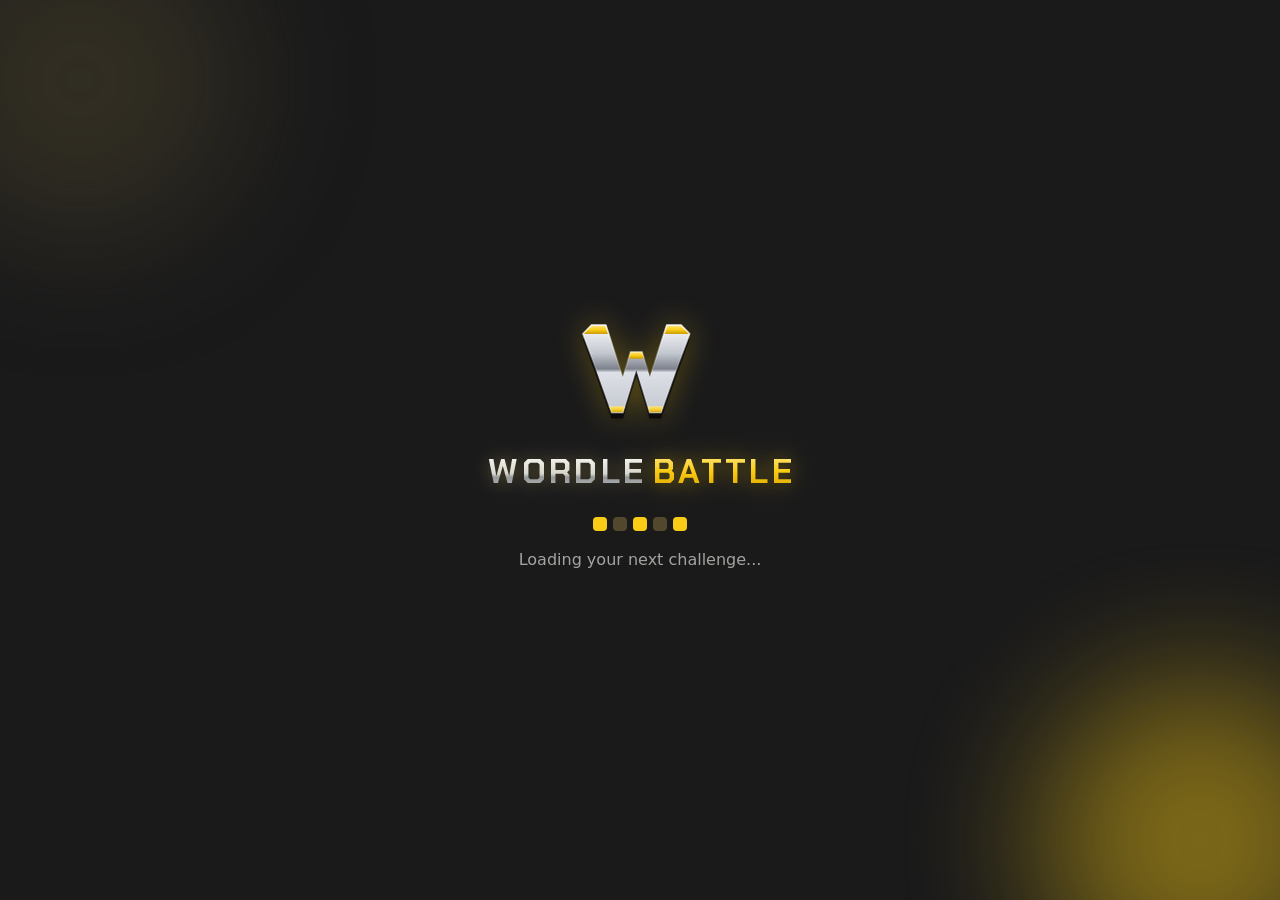
<file: index.html>
<!DOCTYPE html>
<html lang="en" data-theme="dark">
<head>
<meta charset="UTF-8">
<meta name="viewport" content="width=device-width, initial-scale=1, viewport-fit=cover">
<title>Wordle Battle</title>
<meta name="theme-color" content="#1A1A1B">
<script>(function(){try{var s=JSON.parse(localStorage.getItem("wb_settings")||"null");if(s&&s.theme==="light"){document.documentElement.setAttribute("data-theme","light");var m=document.querySelector('meta[name="theme-color"]');if(m)m.setAttribute("content","#F5F4EE");}}catch(e){}})();</script>
<meta name="description" content="Wordle Battle: daily word puzzles, clues and coins.">
<link rel="manifest" href="manifest.webmanifest">
<link rel="icon" href="icons/favicon.svg" type="image/svg+xml">
<link rel="apple-touch-icon" href="icons/apple-touch-icon.png">
<meta name="mobile-web-app-capable" content="yes">
<meta name="apple-mobile-web-app-capable" content="yes">
<meta name="apple-mobile-web-app-title" content="Wordle Battle">
<meta name="apple-mobile-web-app-status-bar-style" content="black-translucent">
<link rel="stylesheet" href="css/style.css">
</head>
<body>
<!-- Icon artwork for the game controls: white glossy glyphs, drawn on coloured tiles (tile colours live in css, not in the theme) -->
<svg width="0" height="0" style="position:absolute" aria-hidden="true" focusable="false">
  <defs>
    <linearGradient id="gGlyph" x1="0" y1="0" x2="0" y2="1"><stop offset="0" stop-color="#FFFFFF"/><stop offset="1" stop-color="#EDE8DE"/></linearGradient>
    <linearGradient id="gInfo" x1="0" y1="0" x2="0" y2="1"><stop offset="0" stop-color="#C9FF9E"/><stop offset=".4" stop-color="#45D86F"/><stop offset="1" stop-color="#11823A"/></linearGradient>
    <radialGradient id="gBulb" cx=".5" cy=".4" r=".65"><stop offset="0" stop-color="#FFFFFF"/><stop offset=".6" stop-color="#FFF6CF"/><stop offset="1" stop-color="#FFE48A"/></radialGradient>
    <linearGradient id="gBase" x1="0" y1="0" x2="0" y2="1"><stop offset="0" stop-color="#F4F4F6"/><stop offset="1" stop-color="#9A9AA3"/></linearGradient>
    <symbol id="i-reveal" viewBox="0 0 32 32">
      <path d="M19.6 19.6L26.8 26.8" fill="none" stroke="url(#gGlyph)" stroke-width="4.8" stroke-linecap="round"/>
      <circle cx="13" cy="13" r="8.8" fill="#fff" fill-opacity=".3" stroke="url(#gGlyph)" stroke-width="3.2"/>
      <path d="M9.6 17.6l3.4-8.8 3.4 8.8M10.9 14.9h4.2" fill="none" stroke="#fff" stroke-width="2" stroke-linecap="round" stroke-linejoin="round"/>
    </symbol>
    <symbol id="i-remove" viewBox="0 0 32 32">
      <circle cx="15" cy="17" r="10.6" fill="none" stroke="url(#gGlyph)" stroke-width="2.8"/>
      <circle cx="15" cy="17" r="5.6" fill="none" stroke="url(#gGlyph)" stroke-width="2.6"/>
      <circle cx="15" cy="17" r="2" fill="#fff"/>
      <path d="M17 15L27.4 4.6M22.6 4.6h4.8v4.8" fill="none" stroke="#fff" stroke-width="2.6" stroke-linecap="round" stroke-linejoin="round"/>
    </symbol>
    <symbol id="i-skip" viewBox="0 0 32 32">
      <path d="M5.5 6.6v18.8a1 1 0 0 0 1.55.84l12.6-9.4a1 1 0 0 0 0-1.68L7.05 5.76a1 1 0 0 0-1.55.84z" fill="url(#gGlyph)"/>
      <rect x="22" y="5.4" width="4.6" height="21.2" rx="2.3" fill="url(#gGlyph)"/>
    </symbol>
    <symbol id="i-info" viewBox="0 0 32 32">
      <g transform="translate(0.42 0.42)" fill="#0A4A1F"><path d="M12.6 14.2C14.8 14.4 16.6 13.8 19.2 12.6L15.8 25.4C15.4 26.9 15.9 27.4 16.6 27.4C17.8 27.4 19.4 26 20.8 23.6L22.4 24.6C20.6 28.2 18 30.6 14.8 30.6C11.8 30.6 10.8 28.4 11.5 25.8L15 15.2Z"/><ellipse cx="18.6" cy="6.6" rx="3.3" ry="3.1" transform="rotate(-14 18.6 6.6)"/></g>
      <g transform="translate(0.84 0.84)" fill="#0A4A1F"><path d="M12.6 14.2C14.8 14.4 16.6 13.8 19.2 12.6L15.8 25.4C15.4 26.9 15.9 27.4 16.6 27.4C17.8 27.4 19.4 26 20.8 23.6L22.4 24.6C20.6 28.2 18 30.6 14.8 30.6C11.8 30.6 10.8 28.4 11.5 25.8L15 15.2Z"/><ellipse cx="18.6" cy="6.6" rx="3.3" ry="3.1" transform="rotate(-14 18.6 6.6)"/></g>
      <g transform="translate(1.26 1.26)" fill="#0A4A1F"><path d="M12.6 14.2C14.8 14.4 16.6 13.8 19.2 12.6L15.8 25.4C15.4 26.9 15.9 27.4 16.6 27.4C17.8 27.4 19.4 26 20.8 23.6L22.4 24.6C20.6 28.2 18 30.6 14.8 30.6C11.8 30.6 10.8 28.4 11.5 25.8L15 15.2Z"/><ellipse cx="18.6" cy="6.6" rx="3.3" ry="3.1" transform="rotate(-14 18.6 6.6)"/></g>
      <g transform="translate(1.68 1.68)" fill="#0A4A1F"><path d="M12.6 14.2C14.8 14.4 16.6 13.8 19.2 12.6L15.8 25.4C15.4 26.9 15.9 27.4 16.6 27.4C17.8 27.4 19.4 26 20.8 23.6L22.4 24.6C20.6 28.2 18 30.6 14.8 30.6C11.8 30.6 10.8 28.4 11.5 25.8L15 15.2Z"/><ellipse cx="18.6" cy="6.6" rx="3.3" ry="3.1" transform="rotate(-14 18.6 6.6)"/></g>
      <g transform="translate(2.10 2.10)" fill="#0A4A1F"><path d="M12.6 14.2C14.8 14.4 16.6 13.8 19.2 12.6L15.8 25.4C15.4 26.9 15.9 27.4 16.6 27.4C17.8 27.4 19.4 26 20.8 23.6L22.4 24.6C20.6 28.2 18 30.6 14.8 30.6C11.8 30.6 10.8 28.4 11.5 25.8L15 15.2Z"/><ellipse cx="18.6" cy="6.6" rx="3.3" ry="3.1" transform="rotate(-14 18.6 6.6)"/></g>
      <g transform="translate(2.52 2.52)" fill="#0A4A1F"><path d="M12.6 14.2C14.8 14.4 16.6 13.8 19.2 12.6L15.8 25.4C15.4 26.9 15.9 27.4 16.6 27.4C17.8 27.4 19.4 26 20.8 23.6L22.4 24.6C20.6 28.2 18 30.6 14.8 30.6C11.8 30.6 10.8 28.4 11.5 25.8L15 15.2Z"/><ellipse cx="18.6" cy="6.6" rx="3.3" ry="3.1" transform="rotate(-14 18.6 6.6)"/></g>
      <path d="M12.6 14.2C14.8 14.4 16.6 13.8 19.2 12.6L15.8 25.4C15.4 26.9 15.9 27.4 16.6 27.4C17.8 27.4 19.4 26 20.8 23.6L22.4 24.6C20.6 28.2 18 30.6 14.8 30.6C11.8 30.6 10.8 28.4 11.5 25.8L15 15.2Z" fill="url(#gInfo)" stroke="#0E6A2B" stroke-width=".7" stroke-linejoin="round"/>
      <ellipse cx="18.6" cy="6.6" rx="3.3" ry="3.1" transform="rotate(-14 18.6 6.6)" fill="url(#gInfo)" stroke="#0E6A2B" stroke-width=".7"/>
      <path d="M14.6 15.6L17.2 14.4L14.3 24.6C14 25.4 13.4 26 12.9 26.4C12.7 25.2 12.9 24 13.3 22.6z" fill="#fff" fill-opacity=".5"/>
      <ellipse cx="17.6" cy="5.4" rx="1.5" ry="1" fill="#fff" fill-opacity=".6" transform="rotate(-20 17.6 5.4)"/>
    </symbol>
    <symbol id="i-bulb" viewBox="0 0 32 32">
      <path d="M16 2.8c-5.5 0-9.4 3.8-9.4 8.8 0 3.1 1.6 5 3.1 6.6.9 1 1.5 1.9 1.5 3v.6h9.6v-.6c0-1.1.6-2 1.5-3 1.5-1.6 3.1-3.5 3.1-6.6 0-5-3.9-8.8-9.4-8.8z" fill="url(#gBulb)" stroke="#B87400" stroke-width="1.3"/>
      <path d="M12.2 15.4l2.2 2.8 1.6-2.2 1.6 2.2 2.2-2.8M16 18.2v3.2" fill="none" stroke="#D18A00" stroke-width="1.4" stroke-linecap="round" stroke-linejoin="round"/>
      <rect x="11.2" y="22.6" width="9.6" height="2.6" rx="1.3" fill="url(#gBase)"/>
      <rect x="11.8" y="25.4" width="8.4" height="2.4" rx="1.2" fill="url(#gBase)"/>
      <path d="M13.6 28.2h4.8l-.9 1.8h-3z" fill="url(#gBase)"/>
    </symbol>
    <symbol id="p-gamepad" viewBox="0 0 24 24"><path d="M7 8.5h10a4 4 0 0 1 4 4v1.2a3 3 0 0 1-5.3 1.9L14 14h-4l-1.7 1.6A3 3 0 0 1 3 13.7v-1.2a4 4 0 0 1 4-4z"/><path d="M8 11v3M6.5 12.5h3"/><path d="M15.6 11.6h.01M17.8 13h.01" stroke-width="2.4"/></symbol>
    <symbol id="p-trophy" viewBox="0 0 24 24"><path d="M8 4h8v5a4 4 0 0 1-8 0V4z"/><path d="M8 6H5v2a3 3 0 0 0 3 3M16 6h3v2a3 3 0 0 1-3 3M12 13v4M9 20h6M10 17h4v3h-4z"/></symbol>
    <symbol id="p-bars" viewBox="0 0 24 24"><path d="M6 20v-5M12 20V10M18 20V5" stroke-width="3"/></symbol>
    <symbol id="p-flame" viewBox="0 0 24 24"><path d="M12 3c.6 3 5 5 5 10a5 5 0 0 1-10 0c0-1.8.9-3 2-4 .2 1.8 1 2.6 2 2.8C10.6 9 11 6 12 3z"/></symbol>
    <!-- Result-screen navigation icons (one stroke family: 24 grid, 1.75 stroke, round caps) -->
    <symbol id="r-home" viewBox="0 0 24 24"><path d="M3.5 11.4 12 4l8.5 7.4"/><path d="M5.6 9.9V18a2.5 2.5 0 0 0 2.5 2.5h7.8a2.5 2.5 0 0 0 2.5-2.5V9.9"/><path d="M9.9 20.5v-4.3a2.1 2.1 0 0 1 4.2 0v4.3"/></symbol>
    <symbol id="r-profile" viewBox="0 0 24 24"><circle cx="12" cy="8" r="3.9"/><path d="M4.6 20.2c.5-3.9 3.7-6.2 7.4-6.2s6.9 2.3 7.4 6.2"/></symbol>
    <symbol id="r-robot" viewBox="0 0 24 24"><path d="M12 6V3.6"/><circle cx="12" cy="2.9" r="1.1" fill="currentColor"/><rect x="4.5" y="6" width="15" height="11.5" rx="4"/><path d="M2.4 10.6v3.2M21.6 10.6v3.2"/><circle cx="9" cy="11" r="1.5" fill="currentColor" stroke="none"/><circle cx="15" cy="11" r="1.5" fill="currentColor" stroke="none"/><path d="M9.2 14.6h5.6"/><path d="M8.5 20.6h7"/></symbol>
    <symbol id="r-shop" viewBox="0 0 24 24"><path d="M5.6 8.2h12.8l-1 11.2a1.4 1.4 0 0 1-1.4 1.3H8a1.4 1.4 0 0 1-1.4-1.3z"/><path d="M9 8.2V7a3 3 0 0 1 6 0v1.2"/></symbol>
    <symbol id="p-cal" viewBox="0 0 24 24"><rect x="4" y="5" width="16" height="15" rx="3"/><path d="M8 3v4M16 3v4M4 10h16"/><path d="M8 14h.01M12 14h.01M16 14h.01M8 17h.01M12 17h.01" stroke-width="2.4"/></symbol>
    <symbol id="p-clock" viewBox="0 0 24 24"><circle cx="12" cy="12" r="8.5"/><path d="M12 7v5l3 2"/></symbol>
    <symbol id="p-edit" viewBox="0 0 24 24"><path d="M4 20l1-4L16 5l3 3L8 19z"/><path d="M14 7l3 3"/></symbol>
    <symbol id="p-chev" viewBox="0 0 24 24"><path d="M9 5l7 7-7 7"/></symbol>
    <symbol id="p-gear" viewBox="0 0 24 24"><circle cx="12" cy="12" r="3.2"/><path d="M19.4 13.5a1.6 1.6 0 0 0 .3 1.8l.1.1a2 2 0 1 1-2.8 2.8l-.1-.1a1.6 1.6 0 0 0-1.8-.3 1.6 1.6 0 0 0-1 1.5V19a2 2 0 1 1-4 0v-.1a1.6 1.6 0 0 0-1-1.5 1.6 1.6 0 0 0-1.8.3l-.1.1a2 2 0 1 1-2.8-2.8l.1-.1a1.6 1.6 0 0 0 .3-1.8 1.6 1.6 0 0 0-1.5-1H5a2 2 0 1 1 0-4h.1a1.6 1.6 0 0 0 1.5-1 1.6 1.6 0 0 0-.3-1.8l-.1-.1A2 2 0 1 1 9 4.4l.1.1a1.6 1.6 0 0 0 1.8.3h.1a1.6 1.6 0 0 0 1-1.5V3a2 2 0 1 1 4 0v.1a1.6 1.6 0 0 0 1 1.5 1.6 1.6 0 0 0 1.8-.3l.1-.1A2 2 0 1 1 20 7.4l-.1.1a1.6 1.6 0 0 0-.3 1.8v.1a1.6 1.6 0 0 0 1.5 1H21a2 2 0 1 1 0 4h-.1a1.6 1.6 0 0 0-1.5 1z"/></symbol>
  <symbol id="wb-w" viewBox="2 5 60 55"><defs><linearGradient id="wbS" x1="0" y1="8" x2="0" y2="54" gradientUnits="userSpaceOnUse"><stop offset="0" style="stop-color:var(--wb-s1)"/><stop offset=".32" style="stop-color:var(--wb-s2)"/><stop offset=".5" style="stop-color:var(--wb-s3)"/><stop offset=".54" style="stop-color:var(--wb-s4)"/><stop offset="1" style="stop-color:var(--wb-s2)"/></linearGradient>
<linearGradient id="wbG" x1="0" y1="0" x2="0" y2="1"><stop offset="0" style="stop-color:var(--wb-g1)"/><stop offset=".55" style="stop-color:var(--wb-g2)"/><stop offset="1" style="stop-color:var(--wb-g3)"/></linearGradient>
<linearGradient id="wbH" x1="0" y1="8" x2="0" y2="54" gradientUnits="userSpaceOnUse"><stop offset="0" stop-color="#fff" stop-opacity=".85"/><stop offset=".45" stop-color="#fff" stop-opacity=".18"/><stop offset="1" stop-color="#fff" stop-opacity=".35"/></linearGradient>
<clipPath id="wbC"><polygon points="4,12.5 8.5,8 16,8 24.9,35.2 29,22 35,22 39.1,35.2 48,8 55.5,8 60,12.5 45,54 39,54 32,31.6 25,54 19,54"/></clipPath></defs><polygon points="4,12.5 8.5,8 16,8 24.9,35.2 29,22 35,22 39.1,35.2 48,8 55.5,8 60,12.5 45,54 39,54 32,31.6 25,54 19,54" transform="translate(0 3)" style="fill:var(--wb-ext)"/>
<polygon points="4,12.5 8.5,8 16,8 24.9,35.2 29,22 35,22 39.1,35.2 48,8 55.5,8 60,12.5 45,54 39,54 32,31.6 25,54 19,54" fill="url(#wbS)"/>
<g clip-path="url(#wbC)"><rect x="0" y="8" width="64" height="4.6" fill="url(#wbG)"/><rect x="27" y="22" width="10" height="3.6" fill="url(#wbG)"/><rect x="0" y="50.6" width="64" height="3.4" fill="url(#wbG)" opacity=".9"/></g>
<polygon points="4,12.5 8.5,8 16,8 24.9,35.2 29,22 35,22 39.1,35.2 48,8 55.5,8 60,12.5 45,54 39,54 32,31.6 25,54 19,54" fill="none" stroke="url(#wbH)" stroke-width=".9" stroke-linejoin="round"/></symbol>
  </defs>
</svg>

<!-- Icons for the Settings panel (stroke icons, same style as the Profile icons) -->
<svg width="0" height="0" style="position:absolute" aria-hidden="true" focusable="false">
  <defs>
    <symbol id="s-user" viewBox="0 0 24 24"><circle cx="12" cy="8" r="3.6"/><path d="M4.8 20a7.2 7.2 0 0 1 14.4 0"/></symbol>
    <symbol id="s-contrast" viewBox="0 0 24 24"><circle cx="12" cy="12" r="8.5"/><path d="M12 3.5v17a8.5 8.5 0 0 0 0-17z" fill="currentColor" stroke="none"/></symbol>
    <symbol id="s-shield" viewBox="0 0 24 24"><path d="M12 3l7 2.8v5.6c0 4.4-2.8 7.6-7 9.6-4.2-2-7-5.2-7-9.6V5.8z"/><path d="M8.8 12l2.3 2.3 4.2-4.4"/></symbol>
    <symbol id="s-help" viewBox="0 0 24 24"><circle cx="12" cy="12" r="8.5"/><path d="M9.6 9.6a2.5 2.5 0 1 1 3.6 2.2c-.8.4-1.2 1-1.2 1.8"/><path d="M12 16.6h.01" stroke-width="2.6"/></symbol>
    <symbol id="s-share" viewBox="0 0 24 24"><circle cx="18" cy="5.500" r="2.600"/><circle cx="6" cy="12" r="2.600"/><circle cx="18" cy="18.500" r="2.600"/><path d="M8.300 10.700l7.400-4M8.300 13.300l7.400 4"/></symbol>
    <symbol id="s-info" viewBox="0 0 24 24"><circle cx="12" cy="12" r="8.5"/><path d="M12 11v5.2"/><path d="M12 7.7h.01" stroke-width="2.6"/></symbol>
    <symbol id="s-sparkle" viewBox="0 0 24 24"><path d="M11 4l1.9 5 5 1.9-5 1.9-1.9 5-1.9-5-5-1.9 5-1.9z"/><path d="M19 15.5v4M17 17.5h4"/></symbol>
    <symbol id="s-logout" viewBox="0 0 24 24"><path d="M9 4.5H6.5a2 2 0 0 0-2 2v11a2 2 0 0 0 2 2H9"/><path d="M15 8l4 4-4 4M19 12H9.5"/></symbol>
    <symbol id="s-moon" viewBox="0 0 24 24"><path d="M20 14.2A8.2 8.2 0 0 1 9.8 4a8.2 8.2 0 1 0 10.2 10.2z"/></symbol>
    <symbol id="s-sun" viewBox="0 0 24 24"><circle cx="12" cy="12" r="3.8"/><path d="M12 3v2.2M12 18.8V21M3 12h2.2M18.8 12H21M5.6 5.6l1.6 1.6M16.8 16.8l1.6 1.6M18.4 5.6l-1.6 1.6M7.2 16.8l-1.6 1.6"/></symbol>
    <symbol id="s-music" viewBox="0 0 24 24"><path d="M9 18V6l10-2v12"/><circle cx="6.500" cy="18" r="2.500"/><circle cx="16.500" cy="16" r="2.500"/></symbol>
    <symbol id="s-volume" viewBox="0 0 24 24"><path d="M4.5 9.8v4.4h3.2l4.3 3.6V6.2L7.7 9.8z"/><path d="M15.4 9a4 4 0 0 1 0 6M17.8 6.6a7.4 7.4 0 0 1 0 10.8"/></symbol>
    <symbol id="s-vibrate" viewBox="0 0 24 24"><rect x="8" y="3.5" width="8" height="17" rx="2"/><path d="M4.5 8.5v7M19.5 8.5v7M2 10.5v3M22 10.5v3"/></symbol>
    <symbol id="s-motion" viewBox="0 0 24 24"><path d="M3.5 9c2.2-2.4 4.4-2.4 6.6 0s4.4 2.4 6.6 0M3.5 15c2.2-2.4 4.4-2.4 6.6 0s4.4 2.4 6.6 0"/></symbol>
    <symbol id="s-lock" viewBox="0 0 24 24"><rect x="5" y="10.5" width="14" height="9.5" rx="2.4"/><path d="M8.2 10.5V8a3.8 3.8 0 0 1 7.6 0v2.5"/><path d="M12 14.4v2.2"/></symbol>
    <symbol id="s-devices" viewBox="0 0 24 24"><rect x="3" y="5" width="13" height="9" rx="1.6"/><path d="M1.5 18.5h16"/><rect x="16.5" y="9.5" width="5" height="9" rx="1.2"/></symbol>
    <symbol id="s-doc" viewBox="0 0 24 24"><path d="M7 3.5h7l4 4V20.5H7z"/><path d="M14 3.5v4h4M9.6 12h5.8M9.6 15.4h5.8"/></symbol>
    <symbol id="s-trash" viewBox="0 0 24 24"><path d="M5 7h14M10 7V4.8h4V7M7 7l.8 12.2h8.4L17 7M10.2 10.6v5.4M13.8 10.6v5.4"/></symbol>
    <symbol id="s-book" viewBox="0 0 24 24"><path d="M12 6.5C10.2 5.2 7.6 4.8 4.5 5v12.5c3.1-.2 5.7.2 7.5 1.5 1.8-1.3 4.4-1.7 7.5-1.5V5c-3.1-.2-5.7.2-7.5 1.5z"/><path d="M12 6.5V19"/></symbol>
    <symbol id="s-bug" viewBox="0 0 24 24"><path d="M9 7.5a3 3 0 0 1 6 0"/><rect x="7.5" y="7.5" width="9" height="11" rx="4.5"/><path d="M12 11v7M3.5 12.5h4M16.5 12.5h4M4.5 18l3-1.6M19.5 18l-3-1.6M4.5 7l3 1.8M19.5 7l-3 1.8"/></symbol>
    <symbol id="s-ext" viewBox="0 0 24 24"><path d="M14 4.5h5.5V10M19 5l-8 8M18 14v4.5a1.5 1.5 0 0 1-1.5 1.5h-10A1.5 1.5 0 0 1 5 18.5v-10A1.5 1.5 0 0 1 6.5 7H11"/></symbol>
  </defs>
</svg>

<!-- 3D-style icons for the Profile screen (filled shapes: dark extrusion + gradient face + gloss) -->
<svg width="0" height="0" style="position:absolute" aria-hidden="true" focusable="false">
  <defs>
    <linearGradient id="g3-gold" x1="0" y1="0" x2=".6" y2="1"><stop offset="0" stop-color="#fff4b0"/><stop offset=".45" stop-color="#ffc21a"/><stop offset="1" stop-color="#c47f00"/></linearGradient>
    <linearGradient id="g3-goldd" x1="0" y1="0" x2="0" y2="1"><stop offset="0" stop-color="#d99200"/><stop offset="1" stop-color="#7a4500"/></linearGradient>
    <linearGradient id="g3-purple" x1="0" y1="0" x2=".7" y2="1"><stop offset="0" stop-color="#d9c2ff"/><stop offset=".45" stop-color="#8a5cff"/><stop offset="1" stop-color="#4b27c4"/></linearGradient>
    <linearGradient id="g3-blue" x1="0" y1="0" x2=".7" y2="1"><stop offset="0" stop-color="#b5d7ff"/><stop offset=".45" stop-color="#4a86f0"/><stop offset="1" stop-color="#2147b0"/></linearGradient>
    <linearGradient id="g3-green" x1="0" y1="0" x2=".5" y2="1"><stop offset="0" stop-color="#bdffd0"/><stop offset=".45" stop-color="#36e07a"/><stop offset="1" stop-color="#0f9047"/></linearGradient>
    <linearGradient id="g3-orange" x1="0" y1="0" x2=".4" y2="1"><stop offset="0" stop-color="#ffe08a"/><stop offset=".45" stop-color="#ff8f1f"/><stop offset="1" stop-color="#d8400b"/></linearGradient>
    <linearGradient id="g3-red" x1="0" y1="0" x2=".5" y2="1"><stop offset="0" stop-color="#ffb3a5"/><stop offset=".45" stop-color="#ea4a35"/><stop offset="1" stop-color="#a8180f"/></linearGradient>
    <linearGradient id="g3-silver" x1="0" y1="0" x2=".7" y2="1"><stop offset="0" stop-color="#ffffff"/><stop offset=".5" stop-color="#cdd5e0"/><stop offset="1" stop-color="#7d889a"/></linearGradient>
    <linearGradient id="g3-paper" x1="0" y1="0" x2="0" y2="1"><stop offset="0" stop-color="#ffffff"/><stop offset="1" stop-color="#e3e9f2"/></linearGradient>
    <linearGradient id="g3-gloss" x1="0" y1="0" x2="0" y2="1"><stop offset="0" stop-color="#fff" stop-opacity=".8"/><stop offset="1" stop-color="#fff" stop-opacity="0"/></linearGradient>
    <radialGradient id="g3-flame" cx=".5" cy=".75" r=".7"><stop offset="0" stop-color="#fffbd6"/><stop offset=".5" stop-color="#ffd23a"/><stop offset="1" stop-color="#ff9a1f"/></radialGradient>
  </defs>
  <symbol id="i3-pad" viewBox="0 0 48 48">
    <path d="M12 16h24a9 9 0 0 1 9 9v3a7 7 0 0 1-12.6 4.2L30 29H18l-2.4 3.2A7 7 0 0 1 3 28v-3a9 9 0 0 1 9-9z" fill="#2a1470" transform="translate(0 3.2)"/>
    <path d="M12 16h24a9 9 0 0 1 9 9v3a7 7 0 0 1-12.6 4.2L30 29H18l-2.4 3.2A7 7 0 0 1 3 28v-3a9 9 0 0 1 9-9z" fill="url(#g3-purple)"/>
    <path d="M12.5 21.5v8M8.5 25.5h8" stroke="#2a1470" stroke-opacity=".35" stroke-width="3.6" stroke-linecap="round" transform="translate(0 .8)"/><path d="M12.5 21.5v8M8.5 25.5h8" stroke="#fff" stroke-width="3.2" stroke-linecap="round"/>
    <circle cx="33.5" cy="22.6" r="2.7" fill="url(#g3-gold)"/><circle cx="38.6" cy="27" r="2.7" fill="url(#g3-red)"/>
    <path d="M11 18.2h24a7 7 0 0 1 6.4 4.2C36 20.6 29 20 22 20s-13 .7-18 2.6a7 7 0 0 1 7-4.4z" fill="url(#g3-gloss)" opacity=".75"/>
  </symbol>
  <symbol id="i3-cup" viewBox="0 0 48 48">
    <path d="M14 7h20v13a10 10 0 0 1-20 0z" fill="#8a5300" transform="translate(0 2.6)"/>
    <path d="M14 11H7.5v3.5A7.5 7.5 0 0 0 15 22M34 11h6.5v3.5A7.5 7.5 0 0 1 33 22" fill="none" stroke="url(#g3-goldd)" stroke-width="3.4" stroke-linecap="round"/>
    <path d="M14 7h20v13a10 10 0 0 1-20 0z" fill="url(#g3-gold)"/>
    <path d="M21 30h6v6h-6z" fill="url(#g3-goldd)"/>
    <rect x="13.5" y="38.4" width="21" height="6" rx="2.2" fill="#7a4500"/><rect x="13.5" y="36" width="21" height="6" rx="2.2" fill="url(#g3-gold)"/>
    <path d="M24 11.5l1.9 3.8 4.2.6-3 3 .7 4.2-3.8-2-3.8 2 .7-4.2-3-3 4.2-.6z" fill="#fff" opacity=".85"/>
    <path d="M17 8.5h4v11.5c0 2 .6 3.4 1.6 4.6C19 23.5 17 20.5 17 16.5z" fill="url(#g3-gloss)" opacity=".7"/>
  </symbol>
  <symbol id="i3-bars" viewBox="0 0 48 48">
    <rect x="3.5" y="41.5" width="41" height="3.6" rx="1.8" fill="#000" opacity=".28"/>
    <g id="i3-bar"><rect x="6" y="26" width="11" height="16" rx="2.4" fill="url(#g3-green)"/><rect x="14" y="26" width="3" height="16" rx="1.5" fill="#0b6b34" opacity=".5"/><rect x="6" y="26" width="11" height="4.2" rx="2.1" fill="#fff" opacity=".42"/></g>
    <rect x="18.5" y="16" width="11" height="26" rx="2.4" fill="url(#g3-green)"/><rect x="26.5" y="16" width="3" height="26" rx="1.5" fill="#0b6b34" opacity=".5"/><rect x="18.5" y="16" width="11" height="4.2" rx="2.1" fill="#fff" opacity=".42"/>
    <rect x="31" y="5" width="11" height="37" rx="2.4" fill="url(#g3-green)"/><rect x="39" y="5" width="3" height="37" rx="1.5" fill="#0b6b34" opacity=".5"/><rect x="31" y="5" width="11" height="4.2" rx="2.1" fill="#fff" opacity=".42"/>
  </symbol>
  <symbol id="i3-flame" viewBox="0 0 48 48">
    <path d="M24 3c2.4 9 14.5 12.5 14.5 27a14.5 14.5 0 0 1-29 0c0-6.2 3-9.5 6.2-12.6.4 5 2.8 7.4 5.3 7.8C19.4 17 21 9 24 3z" fill="#a82a05" transform="translate(0 2.6)"/>
    <path d="M24 3c2.4 9 14.5 12.5 14.5 27a14.5 14.5 0 0 1-29 0c0-6.2 3-9.5 6.2-12.6.4 5 2.8 7.4 5.3 7.8C19.4 17 21 9 24 3z" fill="url(#g3-orange)"/>
    <path d="M24 21c1.3 4.8 7.3 7.2 7.3 13.2a7.3 7.3 0 0 1-14.6 0c0-3.6 2.4-5.4 3.6-8 .8 2 1.8 3 3 3.2-.8-3-.4-5.5.7-8.4z" fill="url(#g3-flame)"/>
    <path d="M15.5 19.5c-2.6 3-3.6 6.2-3.6 10.3 0 3 1 5.4 2.6 7.4-.6-6 1.6-11 4.5-17z" fill="#fff" opacity=".38"/>
  </symbol>
  <symbol id="i3-cal" viewBox="0 0 48 48">
    <rect x="6" y="9" width="36" height="34" rx="6.5" fill="#566074" transform="translate(0 2.6)"/>
    <rect x="6" y="9" width="36" height="34" rx="6.5" fill="url(#g3-paper)"/>
    <path d="M6 15.5A6.5 6.5 0 0 1 12.5 9h23A6.5 6.5 0 0 1 42 15.5V21H6z" fill="url(#g3-red)"/>
    <path d="M9 12.4a4 4 0 0 1 3.6-1.9h22.8a4 4 0 0 1 3.6 1.9c-9-1-20-1-30 0z" fill="#fff" opacity=".4"/>
    <rect x="13.8" y="4.2" width="4.6" height="9.4" rx="2.3" fill="#566074" transform="translate(0 1)"/><rect x="13.8" y="4.2" width="4.6" height="9.4" rx="2.3" fill="url(#g3-silver)"/>
    <rect x="29.6" y="4.2" width="4.6" height="9.4" rx="2.3" fill="#566074" transform="translate(0 1)"/><rect x="29.6" y="4.2" width="4.6" height="9.4" rx="2.3" fill="url(#g3-silver)"/>
    <g fill="#4a6fd8"><rect x="11.5" y="25" width="6.4" height="5.6" rx="1.7"/><rect x="20.8" y="25" width="6.4" height="5.6" rx="1.7"/><rect x="30.1" y="25" width="6.4" height="5.6" rx="1.7"/><rect x="11.5" y="33.4" width="6.4" height="5.6" rx="1.7"/><rect x="30.1" y="33.4" width="6.4" height="5.6" rx="1.7"/></g>
    <rect x="20.8" y="33.4" width="6.4" height="5.6" rx="1.7" fill="url(#g3-gold)"/>
  </symbol>
  <symbol id="i3-medal" viewBox="0 0 48 48">
    <path d="M12.5 2.5h9.5l5.5 17.5-9.5 2.5z" fill="url(#g3-red)"/><path d="M35.5 2.5H26l-5.5 17.5 9.5 2.5z" fill="url(#g3-blue)"/>
    <circle cx="24" cy="30" r="14.5" fill="#8a5300" transform="translate(0 2.6)"/>
    <circle cx="24" cy="30" r="14.5" fill="url(#g3-gold)"/>
    <circle cx="24" cy="30" r="10.2" fill="url(#g3-goldd)" opacity=".4"/><circle cx="24" cy="30" r="10.2" fill="none" stroke="#fff6c0" stroke-width="1.1" opacity=".75"/>
    <path d="M24 23.2l2.1 4.3 4.7.7-3.4 3.3.8 4.7-4.2-2.2-4.2 2.2.8-4.7-3.4-3.3 4.7-.7z" fill="#fff" opacity=".95"/>
    <path d="M13.6 27a11.5 11.5 0 0 1 14.6-9.6c-6.4 1.3-11.4 5.2-14.6 9.6z" fill="#fff" opacity=".5"/>
  </symbol>
  <symbol id="i3-clock" viewBox="0 0 48 48">
    <circle cx="24" cy="28.6" r="19" fill="#183786"/>
    <circle cx="24" cy="26" r="19" fill="url(#g3-blue)"/>
    <circle cx="24" cy="26" r="14.6" fill="url(#g3-paper)"/>
    <path d="M24 14.6v2.4M24 35v2.4M12.6 26H15M33 26h2.4" stroke="#8a97ad" stroke-width="1.9" stroke-linecap="round"/>
    <path d="M24 26v-8.6M24 26l6 3.8" stroke="#24408f" stroke-width="3.1" stroke-linecap="round"/><circle cx="24" cy="26" r="2.2" fill="#ea4a35"/>
    <path d="M9.4 21.5A16 16 0 0 1 31 10.8c-9 1-17 5-21.6 10.7z" fill="#fff" opacity=".5"/>
  </symbol>
  <symbol id="i3-gear" viewBox="0 0 48 48">
    <g fill="#4a5568" transform="translate(0 2.2)"><rect x="21" y="3.5" width="6" height="9" rx="1.8"/><rect x="21" y="3.5" width="6" height="9" rx="1.8" transform="rotate(45 24 24)"/><rect x="21" y="3.5" width="6" height="9" rx="1.8" transform="rotate(90 24 24)"/><rect x="21" y="3.5" width="6" height="9" rx="1.8" transform="rotate(135 24 24)"/><rect x="21" y="3.5" width="6" height="9" rx="1.8" transform="rotate(180 24 24)"/><rect x="21" y="3.5" width="6" height="9" rx="1.8" transform="rotate(225 24 24)"/><rect x="21" y="3.5" width="6" height="9" rx="1.8" transform="rotate(270 24 24)"/><rect x="21" y="3.5" width="6" height="9" rx="1.8" transform="rotate(315 24 24)"/><circle cx="24" cy="24" r="14.6"/></g>
    <g fill="url(#g3-silver)"><rect x="21" y="3.5" width="6" height="9" rx="1.8"/><rect x="21" y="3.5" width="6" height="9" rx="1.8" transform="rotate(45 24 24)"/><rect x="21" y="3.5" width="6" height="9" rx="1.8" transform="rotate(90 24 24)"/><rect x="21" y="3.5" width="6" height="9" rx="1.8" transform="rotate(135 24 24)"/><rect x="21" y="3.5" width="6" height="9" rx="1.8" transform="rotate(180 24 24)"/><rect x="21" y="3.5" width="6" height="9" rx="1.8" transform="rotate(225 24 24)"/><rect x="21" y="3.5" width="6" height="9" rx="1.8" transform="rotate(270 24 24)"/><rect x="21" y="3.5" width="6" height="9" rx="1.8" transform="rotate(315 24 24)"/><circle cx="24" cy="24" r="14.6"/></g>
    <circle cx="24" cy="24" r="10.6" fill="none" stroke="#fff" stroke-opacity=".55" stroke-width="1.2"/>
    <circle cx="24" cy="24" r="6.4" fill="#3b4558"/><circle cx="24" cy="24" r="4.4" fill="url(#g3-blue)"/>
    <path d="M12.6 19a12.5 12.5 0 0 1 16-7.4c-7 .4-12.5 3.4-16 7.4z" fill="#fff" opacity=".5"/>
  </symbol>
  <symbol id="i3-pencil" viewBox="0 0 48 48">
    <g transform="rotate(-45 24 24)">
      <rect x="9" y="19.8" width="26" height="11" rx="2.5" fill="#8a5300"/>
      <rect x="9" y="18.2" width="26" height="11" rx="2.5" fill="url(#g3-gold)"/><rect x="9" y="22" width="26" height="3.2" fill="#fff" opacity=".4"/>
      <path d="M35 18.2l9 5.5-9 5.5z" fill="#f6cf9b"/><path d="M35 18.2l9 5.5-3.4 2.1-5.6-3.4z" fill="#fff" opacity=".3"/><path d="M41.2 22.4l2.8 1.3-2.8 1.7z" fill="#3a3a44"/>
      <rect x="3.5" y="18.2" width="7.5" height="11" rx="2.5" fill="url(#g3-red)"/><rect x="9.6" y="18.2" width="2.6" height="11" fill="url(#g3-silver)"/>
    </g>
  </symbol>
</svg>

<div id="splash">
  <div class="orb o1"></div><div class="orb o2"></div>
  <div class="logo" role="img" aria-label="Wordle Battle"><svg class="wlogo" viewBox="2 5 60 55" aria-hidden="true" focusable="false"><use href="#wb-w"/></svg><span class="lt" aria-hidden="true"><i class="lw">Wordle</i><i class="lb">Battle</i></span></div>
  <div class="loader"><i></i><i></i><i></i><i></i><i></i></div>
  <p>Loading your next challenge...</p>
</div>

<!-- DASHBOARD -->
<section id="dashboard" class="screen hidden">
  <header class="dash-head">
    <div class="logo sm" role="img" aria-label="Wordle Battle"><svg class="wlogo" viewBox="2 5 60 55" aria-hidden="true" focusable="false"><use href="#wb-w"/></svg><span class="lt" aria-hidden="true"><i class="lw">Wordle</i><i class="lb">Battle</i></span></div>
    <div class="head-right">
      <button class="streak" data-go="profile" aria-label="Daily streak, open profile"><span>🔥</span><b class="streak-val"></b></button>
      <div class="coins"><button class="coins-main" type="button" data-go="shop" aria-label="Coins, open shop">🪙 <b class="coin-val"></b></button><button class="plus" type="button" data-free-coins aria-label="Claim free coins">+</button></div>
      <button id="go-settings" class="icon" aria-label="Settings">⚙️</button>
    </div>
  </header>
  <div class="player">
    <div class="avatar-wrap"><div class="avatar" id="d-avatar"></div><span class="lvbadge" id="d-badge"></span></div>
    <div class="pinfo"><b id="d-name"></b> <span class="acctbadge" id="d-acct"></span><small id="d-level"></small><div class="xp"><i id="d-xp"></i></div></div>
  </div>
  <div class="installcard hidden" data-install-card role="region" aria-label="Install the app"><span class="ic-ico" aria-hidden="true">📲</span><div class="ic-txt"><b>Install Wordle Battle</b><small>Opens like a real app, faster and fullscreen</small></div><button class="ic-btn" type="button" data-install>📲 Install App</button><button class="ic-x" type="button" data-install-x aria-label="Dismiss install prompt">✕</button></div>
  <article class="feature">
    <div class="f-top"><span class="tag">DAILY CHALLENGE</span><span class="note" id="d-daily-note"></span></div>
    <h2>Today's puzzle</h2>
    <div class="fdate" id="d-date"></div>
    <p>One word a day. Solve it to earn bonus rewards and keep your streak alive.</p>
    <div class="rewards" id="d-rewards"></div>
    <button class="primary big" id="d-daily-btn" data-go="daily">Play Now</button>
  </article>
  <button class="whcard" type="button" data-go="wheel" aria-label="Spin Wheel">
    <span class="whc-ico" data-wh-ico aria-hidden="true"></span>
    <span class="whc-txt"><b>Spin Wheel</b><small data-wh-sub>Spin to win coins and rewards</small></span>
    <span class="whc-tag" data-wh-tag>FREE</span>
  </button>
  <div class="cards two">
    <article class="gcard"><div class="ico">🧩</div><div><h3>Play Solo</h3><p>Unlimited practice puzzles.</p></div><button class="primary" data-go="practice">Play</button></article>
    <article class="gcard"><div class="ico">⚔️</div><div><h3>Battle Online</h3><p>Challenge a friend in a private room.</p></div><button class="primary" data-go="battle">Play</button></article>
  </div>
</section>

<!-- SPIN WHEEL -->
<section id="wheel" class="screen hidden">
  <header class="top wh-top"><button class="ibtn" data-back aria-label="Back" type="button"><svg viewBox="0 0 24 24" aria-hidden="true" focusable="false"><path d="M15 18l-6-6 6-6"/></svg></button><b class="wh-title">Spin Wheel</b>
    <div class="wh-right"><span class="wh-chip" id="wh-chip" role="status" aria-label="Free spins left today"><span aria-hidden="true">🎡</span><b id="wh-chip-n">1</b></span><div class="coins"><button class="coins-main" type="button" data-go="shop" aria-label="Coins, open shop">🪙 <b class="coin-val"></b></button><button class="plus" type="button" data-free-coins aria-label="Claim free coins">+</button></div></div>
  </header>
  <div id="wh-root" class="wh"></div>
</section>

<!-- ACHIEVEMENTS (all badges: opened from "See All" on the Profile) -->
<section id="achievements" class="screen hidden" aria-labelledby="ach-page-t">
  <header class="top pf-top"><button class="ibtn" id="ach-back" aria-label="Back to Profile" type="button"><svg viewBox="0 0 24 24" aria-hidden="true" focusable="false"><path d="M15 18l-6-6 6-6"/></svg></button><b id="ach-page-t">Achievements</b><span aria-hidden="true"></span></header>
  <div class="ach-filters" id="ach-filters" role="group" aria-label="Filter achievements">
    <button type="button" class="ach-f on" data-f="all" aria-pressed="true">All<i id="ach-n-all">50</i></button>
    <button type="button" class="ach-f" data-f="unlocked" aria-pressed="false">Unlocked<i id="ach-n-unlocked">0</i></button>
    <button type="button" class="ach-f" data-f="locked" aria-pressed="false">Locked<i id="ach-n-locked">50</i></button>
  </div>
  <ul class="ach-grid" id="ach-grid"></ul>
</section>

<!-- TEAM ZONE -->
<section id="team" class="screen hidden">
  <header class="top"><button class="ibtn" data-back aria-label="Back" type="button"><svg viewBox="0 0 24 24" aria-hidden="true" focusable="false"><path d="M15 18l-6-6 6-6"/></svg></button><b>Team Zone</b><span style="width:44px" aria-hidden="true"></span></header>
  <div id="tz-root" class="tz" aria-live="polite"></div>
</section>

<!-- GAME -->
<section id="game" class="screen hidden">
  <header class="gtop">
    <div class="gleft">
      <button id="g-back" class="ibtn" aria-label="Back"><svg viewBox="0 0 24 24" aria-hidden="true" focusable="false"><path d="M15 18l-6-6 6-6"/></svg></button>
      <button id="g-info" class="ibtn" aria-label="How to play" style="width:36px;height:44px;padding:0;background:none;border:0;box-shadow:none;overflow:visible"><svg class="ico3d" viewBox="0 0 32 32" aria-hidden="true" focusable="false" style="width:34px;height:34px;fill:none;stroke:none;overflow:visible;filter:drop-shadow(0 2px 2px rgba(0,0,0,.35))"><use href="#i-info"/></svg></button>
    </div>
    <div class="winscore" role="status" aria-label="Wins" title="Total wins"><span class="sc-l">Score</span><b class="win-val">0</b><b class="g-date" id="g-date"></b></div>
    <div class="gright">
      <div class="coins"><button class="coins-main" type="button" data-go="shop" aria-label="Coins, open shop">🪙 <b class="coin-val"></b></button><button class="plus" type="button" data-free-coins aria-label="Claim free coins">+</button></div>
    </div>
  </header>
  <h1 id="g-title" class="sr-only"></h1><p id="attempts" class="sr-only" aria-live="polite"></p>
  <div class="board-wrap"><div id="board" aria-label="Game board"></div></div>
  <div id="keyboard"></div>
  <p id="submit-msg" class="submit-msg" role="alert"></p>
  <div class="controls">
    <div class="ctl-group">
      <button class="ctl hint" data-hint="reveal" aria-label="Reveal a letter"><span class="cico" aria-hidden="true"><svg viewBox="0 0 32 32" focusable="false"><use href="#i-reveal"/></svg></span><span class="cnt" aria-hidden="true"></span><small class="badge"></small></button>
      <button class="ctl hint" data-hint="remove" aria-label="Remove wrong letters"><span class="cico" aria-hidden="true"><svg viewBox="0 0 32 32" focusable="false"><use href="#i-remove"/></svg></span><span class="cnt" aria-hidden="true"></span><small class="badge"></small></button>
    </div>
    <button id="btn-submit" class="primary submit-btn" type="button"><svg viewBox="0 0 24 24" aria-hidden="true" focusable="false"><path d="M5 13l4 4L19 7"/></svg><span>Submit</span></button>
    <div class="ctl-group right">
      <button class="ctl hint" data-hint="word" aria-label="Clue"><span class="cico" aria-hidden="true"><svg viewBox="0 0 32 32" focusable="false"><use href="#i-bulb"/></svg></span><span class="cnt" aria-hidden="true"></span><small class="badge"></small></button>
      <button id="btn-skip" class="ctl skip" type="button" aria-label="Skip word"><span class="cico" aria-hidden="true"><svg viewBox="0 0 32 32" focusable="false"><use href="#i-skip"/></svg></span><span class="cnt" aria-hidden="true"></span><small class="badge"></small></button>
    </div>
  </div>
</section>

<!-- SHOP -->
<section id="shop" class="screen hidden">
  <header class="top"><button class="ibtn" data-back aria-label="Back" type="button"><svg viewBox="0 0 24 24" aria-hidden="true" focusable="false"><path d="M15 18l-6-6 6-6"/></svg></button><b>Shop</b><div class="head-right"><button class="streak" data-go="profile" aria-label="Daily streak, open profile"><span>🔥</span><b class="streak-val"></b></button><div class="coins">🪙 <b class="coin-val"></b></div></div></header>
  <div class="cards shop-grid" id="shop-cards"></div>
</section>

<!-- BATTLE -->
<section id="battle" class="screen hidden">
  <header class="top bt-head"><div class="bt-l"><button class="ibtn" data-back aria-label="Back" type="button"><svg viewBox="0 0 24 24" aria-hidden="true" focusable="false"><path d="M15 18l-6-6 6-6"/></svg></button><button class="ibtn fr-open" id="fr-open" type="button" data-go="friends" aria-label="Friends"><svg class="fr-ico" viewBox="0 0 32 32" aria-hidden="true" focusable="false"><defs><linearGradient id="frg1" x1="0" y1="0" x2="1" y2="1"><stop offset="0" stop-color="#FFF1A8"/><stop offset=".55" stop-color="#FACC15"/><stop offset="1" stop-color="#D98A06"/></linearGradient><linearGradient id="frg2" x1="0" y1="0" x2="1" y2="1"><stop offset="0" stop-color="#F9A8D4"/><stop offset="1" stop-color="#A855F7"/></linearGradient></defs><circle cx="21.5" cy="11" r="4.6" fill="url(#frg2)"/><path d="M13.5 26v-1.8c0-3.6 3.5-6.4 8-6.4s8 2.8 8 6.4V26z" fill="url(#frg2)"/><circle cx="11" cy="10" r="5.4" fill="url(#frg1)" stroke="#fff" stroke-opacity=".7" stroke-width="1"/><path d="M2 27v-2.2c0-4.2 4-7.4 9-7.4s9 3.2 9 7.4V27z" fill="url(#frg1)" stroke="#fff" stroke-opacity=".7" stroke-width="1"/><path d="M26.5 4.5v4M24.5 6.5h4" stroke="#fff" stroke-width="1.6" stroke-linecap="round"/></svg><b class="fr-badge hidden" data-fr-badge aria-hidden="true"></b></button></div><b id="fb-title">Battle Online</b><div class="coins"><button class="coins-main" type="button" data-go="shop" aria-label="Coins, open shop">🪙 <b class="coin-val"></b></button><button class="plus" type="button" data-free-coins aria-label="Claim free coins">+</button></div></header>
  <div id="fb-root" class="fb" aria-live="off"></div>
</section>

<!-- AI ZONE -->
<section id="aizone" class="screen hidden">
  <header class="top"><button class="ibtn" id="az-back" aria-label="Back" type="button"><svg viewBox="0 0 24 24" aria-hidden="true" focusable="false"><path d="M15 18l-6-6 6-6"/></svg></button><b id="az-title">AI Zone</b><button class="ibtn az-stbtn" id="az-stbtn" data-az="stats" type="button" aria-label="AI Battle Stats" data-tip="AI Battle Stats"><svg viewBox="0 0 24 24" aria-hidden="true" focusable="false"><path d="M3.5 20.5h17"/><rect x="5" y="13" width="3" height="7.5" rx="1"/><rect x="10.5" y="10" width="3" height="10.5" rx="1"/><rect x="16" y="12" width="3" height="8.5" rx="1"/><path d="M4.2 9 9 5.6l4 2.2 6.8-4.3"/><path d="M16.6 3.4h3.4v3.2"/></svg></button></header>
  <div id="az-root" class="az fb"></div>
  <div id="az-stats" class="azs hidden" tabindex="-1" role="region" aria-label="AI Battle Stats"></div>
</section>

<!-- FRIENDS -->
<section id="friends" class="screen hidden">
  <header class="top"><button class="ibtn" data-back aria-label="Back" type="button"><svg viewBox="0 0 24 24" aria-hidden="true" focusable="false"><path d="M15 18l-6-6 6-6"/></svg></button><div class="fr-ttl"><b>Friends</b><small id="fr-count" aria-live="polite"></small></div><span style="width:44px" aria-hidden="true"></span></header>
  <div id="fr-root" class="frx"></div>
</section>

<!-- LEADERBOARD -->
<section id="leaderboard" class="screen hidden">
  <header class="top"><button class="ibtn" data-back aria-label="Back" type="button"><svg viewBox="0 0 24 24" aria-hidden="true" focusable="false"><path d="M15 18l-6-6 6-6"/></svg></button><b>Leaderboard</b><button class="ibtn" id="lb-refresh" type="button" aria-label="Refresh leaderboard"><svg viewBox="0 0 24 24" aria-hidden="true" focusable="false"><path d="M20 11a8 8 0 1 0-2.3 5.7M20 4v7h-7"/></svg></button></header>
  <div id="lb-root" class="lbx"></div>
</section>

<!-- AUTH SCREENS -->
<section id="welcome" class="screen auth hidden">
  <div class="installcard hidden" data-install-card role="region" aria-label="Install the app"><span class="ic-ico" aria-hidden="true">📲</span><div class="ic-txt"><b>Install Wordle Battle</b><small>Opens like a real app, faster and fullscreen</small></div><button class="ic-btn" type="button" data-install>📲 Install App</button><button class="ic-x" type="button" data-install-x aria-label="Dismiss install prompt">✕</button></div>
  <div class="auth-hero"><div class="logo" role="img" aria-label="Wordle Battle"><svg class="wlogo" viewBox="2 5 60 55" aria-hidden="true" focusable="false"><use href="#wb-w"/></svg><span class="lt" aria-hidden="true"><i class="lw">Wordle</i><i class="lb">Battle</i></span></div>
    <div class="preview" aria-hidden="true"><span class="pt gold" style="--i:0">C</span><span class="pt" style="--i:1">R</span><span class="pt dim" style="--i:2">O</span><span class="pt" style="--i:3">W</span><span class="pt gold" style="--i:4">N</span></div>
    <h1>Ready to Battle?</h1><p class="tagline">Challenge your mind. Beat your rivals. Claim the crown.</p></div>
  <div class="authcard">
    <p id="welcome-notice" class="authmsg" role="status"></p>
    <button class="primary big" data-go="signup" data-needs-auth>Create Account</button>
    <button class="primary alt big" data-go="login" data-needs-auth>Log In</button>
    <button class="gbtn hidden" data-google type="button"><i>G</i> Continue with Google</button>
    <div class="or" data-needs-auth><span>or</span></div>
    <button class="ghost big" id="btn-guest">Play as Guest</button>
    <small id="welcome-setup" class="hidden">Online accounts aren't set up on this copy of the app yet, but you can play as a guest.</small>
    <small class="fine">Guest progress is saved on this device only.</small>
  </div>
</section>

<section id="signup" class="screen auth hidden">
  <div class="installcard hidden" data-install-card role="region" aria-label="Install the app"><span class="ic-ico" aria-hidden="true">📲</span><div class="ic-txt"><b>Install Wordle Battle</b><small>Opens like a real app, faster and fullscreen</small></div><button class="ic-btn" type="button" data-install>📲 Install App</button><button class="ic-x" type="button" data-install-x aria-label="Dismiss install prompt">✕</button></div>
  <div class="auth-hero sm"><div class="logo sm" role="img" aria-label="Wordle Battle"><svg class="wlogo" viewBox="2 5 60 55" aria-hidden="true" focusable="false"><use href="#wb-w"/></svg><span class="lt" aria-hidden="true"><i class="lw">Wordle</i><i class="lb">Battle</i></span></div><h2>Create your account</h2></div>
  <div class="authcard">
    <form id="signup-form" method="post" action="#" novalidate>
      <label class="field"><span aria-hidden="true">📧</span><input id="su-email" type="email" autocomplete="email" placeholder="Email" ></label>
      <label class="field"><span aria-hidden="true">🎮</span><input id="su-user" type="text" autocomplete="username" placeholder="Username (3-16 letters, numbers, _)" maxlength="16" autocapitalize="off" spellcheck="false"></label>
      <label class="field"><span aria-hidden="true">🔒</span><input id="su-pass" type="password" autocomplete="new-password" placeholder="Password" ><button type="button" class="eye" data-eye="su-pass" aria-label="Show password">👁</button></label>
      <div class="meter"><i id="su-meter"></i></div><small id="su-hint" class="fine">8+ characters with upper, lower case and a number.</small>
      <label class="field"><span aria-hidden="true">🔒</span><input id="su-pass2" type="password" autocomplete="new-password" placeholder="Confirm password" ><button type="button" class="eye" data-eye="su-pass2" aria-label="Show password">👁</button></label>
      <label class="check"><input type="checkbox" id="su-terms"><span>I agree to the <a href="terms.html?from=signup">Terms</a> and <a href="privacy.html?from=signup">Privacy Policy</a></span></label>
      <p class="authmsg error" id="su-msg" role="alert"></p>
      <button class="primary big" id="su-submit" type="submit"><span class="spin"></span><b>Create Account</b></button>
    </form>
    <button class="gbtn hidden" data-google type="button"><i>G</i> Continue with Google</button>
    <div class="authlinks">Already have an account? <button class="link" data-go="login">Log in</button></div>
    <button class="ghost" id="su-guest">Play as Guest instead</button>
  </div>
</section>

<section id="login" class="screen auth hidden">
  <div class="installcard hidden" data-install-card role="region" aria-label="Install the app"><span class="ic-ico" aria-hidden="true">📲</span><div class="ic-txt"><b>Install Wordle Battle</b><small>Opens like a real app, faster and fullscreen</small></div><button class="ic-btn" type="button" data-install>📲 Install App</button><button class="ic-x" type="button" data-install-x aria-label="Dismiss install prompt">✕</button></div>
  <div class="auth-hero sm"><div class="logo sm" role="img" aria-label="Wordle Battle"><svg class="wlogo" viewBox="2 5 60 55" aria-hidden="true" focusable="false"><use href="#wb-w"/></svg><span class="lt" aria-hidden="true"><i class="lw">Wordle</i><i class="lb">Battle</i></span></div><h2>Welcome back</h2></div>
  <div class="authcard">
    <p id="li-notice" class="authmsg ok" role="status"></p>
    <form id="login-form" method="post" action="#" novalidate>
      <label class="field"><span aria-hidden="true">📧</span><input id="li-email" type="email" autocomplete="email" placeholder="Email" ></label>
      <label class="field"><span aria-hidden="true">🔒</span><input id="li-pass" type="password" autocomplete="current-password" placeholder="Password" ><button type="button" class="eye" data-eye="li-pass" aria-label="Show password">👁</button></label>
      <div class="authlinks right"><button type="button" class="link" data-go="forgot">Forgot password?</button></div>
      <p class="authmsg error" id="li-msg" role="alert"></p>
      <button class="primary big" id="li-submit" type="submit"><span class="spin"></span><b>Log In</b></button>
    </form>
    <button class="gbtn hidden" data-google type="button"><i>G</i> Continue with Google</button>
    <div class="authlinks">New here? <button class="link" data-go="signup">Create an account</button></div>
    <button class="ghost" id="li-guest">Play as Guest instead</button>
  </div>
</section>

<section id="forgot" class="screen auth hidden">
  <div class="auth-hero sm"><div class="logo sm" role="img" aria-label="Wordle Battle"><svg class="wlogo" viewBox="2 5 60 55" aria-hidden="true" focusable="false"><use href="#wb-w"/></svg><span class="lt" aria-hidden="true"><i class="lw">Wordle</i><i class="lb">Battle</i></span></div><h2>Reset your password</h2></div>
  <div class="authcard">
    <p class="fine">Enter your email and we'll send a reset link if an account exists for it.</p>
    <form id="forgot-form" method="post" action="#" novalidate>
      <label class="field"><span aria-hidden="true">📧</span><input id="fp-email" type="email" autocomplete="email" placeholder="Email" ></label>
      <p class="authmsg" id="fp-msg" role="status"></p>
      <button class="primary big" id="fp-submit" type="submit"><span class="spin"></span><b>Send reset link</b></button>
    </form>
    <div class="authlinks"><button class="link" data-go="login">Back to log in</button></div>
  </div>
</section>

<section id="reset" class="screen auth hidden">
  <div class="auth-hero sm"><div class="logo sm" role="img" aria-label="Wordle Battle"><svg class="wlogo" viewBox="2 5 60 55" aria-hidden="true" focusable="false"><use href="#wb-w"/></svg><span class="lt" aria-hidden="true"><i class="lw">Wordle</i><i class="lb">Battle</i></span></div><h2>Choose a new password</h2></div>
  <div class="authcard">
    <form id="reset-form" method="post" action="#" novalidate>
      <label class="field"><span aria-hidden="true">🔒</span><input id="rp-pass" type="password" autocomplete="new-password" placeholder="New password" ><button type="button" class="eye" data-eye="rp-pass" aria-label="Show password">👁</button></label>
      <div class="meter"><i id="rp-meter"></i></div><small id="rp-hint" class="fine">8+ characters with upper, lower case and a number.</small>
      <label class="field"><span aria-hidden="true">🔒</span><input id="rp-pass2" type="password" autocomplete="new-password" placeholder="Confirm new password" ><button type="button" class="eye" data-eye="rp-pass2" aria-label="Show password">👁</button></label>
      <p class="authmsg error" id="rp-msg" role="alert"></p>
      <button class="primary big" id="rp-submit" type="submit"><span class="spin"></span><b>Update password</b></button>
    </form>
  </div>
</section>

<section id="verify" class="screen auth hidden">
  <div class="auth-hero sm"><div class="bigmail">✉️</div><h2>Check your email</h2></div>
  <div class="authcard center">
    <p>If this address can be registered, a verification link is on its way to <b id="vf-email"></b>. Open it to activate your account, then log in.</p>
    <small class="fine">Tip: open the link in the same browser you signed up with. Check your spam folder too.</small>
    <p class="authmsg" id="vf-msg" role="status"></p>
    <button class="primary alt big" id="vf-resend">Resend email</button>
    <button class="primary big" data-go="login">Go to Log In</button>
  </div>
</section>

<!-- SETTINGS -->
<section id="profile" class="screen hidden">
  <header class="top pf-top"><button class="ibtn" data-back aria-label="Back" type="button"><svg viewBox="0 0 24 24" aria-hidden="true" focusable="false"><path d="M15 18l-6-6 6-6"/></svg></button><b>Profile</b><button class="icon" id="pf-settings" type="button" aria-label="Settings"><svg class="i3" viewBox="0 0 48 48" aria-hidden="true" focusable="false"><use href="#i3-gear"/></svg></button></header>

  <div class="pf-card pf-head">
    <div class="avatar-wrap"><div class="avatar pf-avatar" id="pf-avatar"></div><span class="lvbadge" id="pf-badge"></span></div>
    <div class="pf-info">
      <div class="pf-namerow"><b id="pf-name"></b><button class="pf-edit" id="pf-edit" type="button" aria-label="Edit profile" style="border:0;background:none;box-shadow:none"><svg class="i3" viewBox="0 0 48 48" aria-hidden="true" focusable="false"><use href="#i3-pencil"/></svg></button><span class="acctbadge" id="p-acct"></span></div>
      <span class="pf-level" id="pf-level"></span>
      <div class="xp" role="progressbar" aria-label="XP progress"><i id="pf-xp"></i></div>
      <small id="pf-xptext"></small>
      <small id="pf-meta" class="pf-meta"></small>
    </div>
  </div>

  <div class="pf-seg" id="pf-modes" role="tablist" aria-label="Statistics mode">
    <button class="pf-cap on" type="button" role="tab" aria-selected="true" data-pfs="solo">Solo</button>
    <button class="pf-cap" type="button" role="tab" aria-selected="false" data-pfs="battle">Battle</button>
    <button class="pf-cap" type="button" role="tab" aria-selected="false" data-pfs="ai">AI</button>
  </div>

  <div class="pf-stats" id="pf-stats">
    <div class="pf-stat c-purple"><svg class="i3" viewBox="0 0 48 48" aria-hidden="true" focusable="false"><use href="#i3-pad"/></svg><b id="pf-played">0</b><small id="pf-l-played">Games Played</small></div>
    <div class="pf-stat c-gold"><svg class="i3" viewBox="0 0 48 48" aria-hidden="true" focusable="false"><use href="#i3-cup"/></svg><b id="pf-won">0</b><small id="pf-l-won">Games Won</small></div>
    <div class="pf-stat c-green"><svg class="i3" viewBox="0 0 48 48" aria-hidden="true" focusable="false"><use href="#i3-bars"/></svg><b id="pf-rate">—</b><small id="pf-l-rate">Win Rate</small></div>
    <div class="pf-stat c-orange"><svg class="i3" viewBox="0 0 48 48" aria-hidden="true" focusable="false"><use href="#i3-flame"/></svg><b id="pf-wstreak">0</b><small id="pf-l-streak">Win Streak</small></div>
  </div>

  <button class="pf-card pf-daily" type="button" data-go="daily" aria-label="Daily Challenge">
    <span class="pf-tile c-red"><svg class="i3" viewBox="0 0 48 48" aria-hidden="true" focusable="false"><use href="#i3-cal"/></svg></span>
    <span class="pf-daily-txt"><b>Daily Challenge</b><small id="pf-daily-sub"><span id="pf-dbest"></span><span id="pf-ddone"></span></small></span>
    <span class="pf-daily-streak"><span id="pf-dstreak"></span><svg class="pf-ico" viewBox="0 0 24 24" aria-hidden="true" focusable="false"><use href="#p-chev"/></svg></span>
  </button>

  <section class="pf-card pf-ach" aria-labelledby="pf-ach-t">
    <div class="pf-sechead"><span class="pf-tile c-gold"><svg class="i3" viewBox="0 0 48 48" aria-hidden="true" focusable="false"><use href="#i3-medal"/></svg></span><b id="pf-ach-t">Achievements</b><span class="ach-count" id="ach-count" aria-live="polite" title="Unlocked achievements">0/50</span><button class="ach-all" id="ach-all" type="button" aria-label="See all achievements">See All<svg viewBox="0 0 24 24" aria-hidden="true" focusable="false"><use href="#p-chev"/></svg></button></div>
    <div class="ach-wrap">
      <button class="ach-nav prev" id="ach-prev" type="button" aria-label="Scroll achievements left"><svg viewBox="0 0 24 24" aria-hidden="true" focusable="false"><use href="#p-chev"/></svg></button>
      <ul class="ach-track" id="ach-track" tabindex="0" aria-label="Achievements. Swipe or scroll sideways to see more."></ul>
      <button class="ach-nav next" id="ach-next" type="button" aria-label="Scroll achievements right"><svg viewBox="0 0 24 24" aria-hidden="true" focusable="false"><use href="#p-chev"/></svg></button>
    </div>
  </section>

  <section class="pf-card pf-recent" aria-labelledby="pf-rec-t">
    <div class="pf-sechead"><span class="pf-tile c-blue"><svg class="i3" viewBox="0 0 48 48" aria-hidden="true" focusable="false"><use href="#i3-clock"/></svg></span><b id="pf-rec-t">Recent Plays</b><button class="pf-viewall hidden" id="pf-viewall" type="button" aria-expanded="false">View All</button></div>
    <div class="pf-seg pf-seg3" id="pf-rfilter" role="tablist" aria-label="Recent plays category">
      <button class="pf-cap" type="button" role="tab" aria-selected="false" data-pfr="daily">Daily</button>
      <button class="pf-cap on" type="button" role="tab" aria-selected="true" data-pfr="solo">Solo</button>
      <button class="pf-cap" type="button" role="tab" aria-selected="false" data-pfr="battle">Battle</button>
    </div>
    <ul class="pf-games" id="pf-games"></ul>
  </section>
</section>

<!-- SETTINGS: slide-out panel (opened from the gear on Home and on Profile). Profile stays a separate screen. -->
<div id="settings" class="sp-root" aria-hidden="true" inert>
  <div class="sp-backdrop" data-sp-close></div>
  <aside class="sp" role="dialog" aria-modal="true" aria-labelledby="sp-title" tabindex="-1">
    <header class="sp-head">
      <h2 id="sp-title"><svg class="pf-ico" viewBox="0 0 24 24" aria-hidden="true" focusable="false"><use href="#p-gear"/></svg><span>Settings</span></h2>
      <button class="sp-close" id="sp-close" type="button">Close</button>
    </header>

    <div class="sp-body" id="sp-body">
      <!-- main list -->
      <section class="sp-view" data-view="main" aria-label="Settings options">
        <div class="installcard hidden" data-update-card id="sp-update-main" role="region" aria-label="App update"><span class="ic-ico" aria-hidden="true">⬆️</span><div class="ic-txt"><b>New version ready</b><small>Latest features and fixes</small></div><button class="ic-btn" type="button" data-update-now>Update App</button></div>
        <div class="sp-list">
          <button class="sp-card" type="button" data-sp-act="profile"><span class="sp-ico" aria-hidden="true"><svg class="pf-ico" viewBox="0 0 24 24" focusable="false"><use href="#s-user"/></svg></span><span class="sp-txt"><b>Account</b><small id="sp-d-account">Profile, avatar &amp; sign-in</small></span><svg class="pf-ico sp-chev" viewBox="0 0 24 24" aria-hidden="true" focusable="false"><use href="#p-chev"/></svg></button>
          <button class="sp-card" type="button" data-sp-go="appearance"><span class="sp-ico" aria-hidden="true"><svg class="pf-ico" viewBox="0 0 24 24" focusable="false"><use href="#s-contrast"/></svg></span><span class="sp-txt"><b>Appearance</b><small id="sp-d-appearance">Dark mode</small></span><svg class="pf-ico sp-chev" viewBox="0 0 24 24" aria-hidden="true" focusable="false"><use href="#p-chev"/></svg></button>
          <button class="sp-card" type="button" data-sp-go="game"><span class="sp-ico" aria-hidden="true"><svg class="pf-ico" viewBox="0 0 24 24" focusable="false"><use href="#p-gamepad"/></svg></span><span class="sp-txt"><b>Game Preferences</b><small id="sp-d-game">Sound &amp; vibration</small></span><svg class="pf-ico sp-chev" viewBox="0 0 24 24" aria-hidden="true" focusable="false"><use href="#p-chev"/></svg></button>
          <button class="sp-card" type="button" data-sp-go="privacy"><span class="sp-ico" aria-hidden="true"><svg class="pf-ico" viewBox="0 0 24 24" focusable="false"><use href="#s-shield"/></svg></span><span class="sp-txt"><b>Privacy &amp; Security</b><small>Password, data &amp; legal</small></span><svg class="pf-ico sp-chev" viewBox="0 0 24 24" aria-hidden="true" focusable="false"><use href="#p-chev"/></svg></button>
          <button class="sp-card" type="button" data-sp-go="help"><span class="sp-ico" aria-hidden="true"><svg class="pf-ico" viewBox="0 0 24 24" focusable="false"><use href="#s-help"/></svg></span><span class="sp-txt"><b>Help &amp; Support</b><small>How to play, FAQs &amp; bug reports</small></span><svg class="pf-ico sp-chev" viewBox="0 0 24 24" aria-hidden="true" focusable="false"><use href="#p-chev"/></svg></button>
          
          
          <button class="sp-card" type="button" data-sp-go="new"><span class="sp-ico" aria-hidden="true"><svg class="pf-ico" viewBox="0 0 24 24" focusable="false"><use href="#s-sparkle"/></svg></span><span class="sp-txt"><b>What’s New</b><small id="sp-d-new">Latest updates</small></span><svg class="pf-ico sp-chev" viewBox="0 0 24 24" aria-hidden="true" focusable="false"><use href="#p-chev"/></svg></button>
        </div>
        <div class="sp-quick" role="group" aria-label="Share and about">
          <button class="sp-mini" type="button" data-sp-act="share" aria-label="Share App" title="Share App"><span class="sp-ico" aria-hidden="true"><svg class="pf-ico" viewBox="0 0 24 24" focusable="false"><use href="#s-share"/></svg></span></button>
          <button class="sp-mini" type="button" data-sp-go="about" aria-label="About App" title="About App"><span class="sp-ico" aria-hidden="true"><svg class="pf-ico" viewBox="0 0 24 24" focusable="false"><use href="#s-info"/></svg></span><small id="sp-d-about" class="sp-sr"></small></button>
        </div>
      </section>

      <!-- Appearance -->
      <section class="sp-view hidden" data-view="appearance" aria-labelledby="sp-t-appearance">
        <div class="sp-sub"><button class="sp-back" type="button" data-sp-back aria-label="Back to Settings"><svg class="pf-ico" viewBox="0 0 24 24" aria-hidden="true" focusable="false"><use href="#p-chev"/></svg></button><h3 id="sp-t-appearance" tabindex="-1">Appearance</h3></div>
        <div class="sp-list">
          <div class="sp-card sp-row" data-sw-row="sw-dark"><span class="sp-ico" aria-hidden="true"><svg class="pf-ico" viewBox="0 0 24 24" focusable="false"><use href="#s-contrast"/></svg></span><span class="sp-txt"><b id="sw-dark-l">Dark Mode</b><small id="sw-dark-d">Easy on the eyes. Turn off for the light theme.</small></span><button class="sw sw-theme" id="sw-dark" type="button" role="switch" aria-checked="false" aria-labelledby="sw-dark-l sw-dark-d"><span class="sw-knob" aria-hidden="true"><svg class="pf-ico sw-moon" viewBox="0 0 24 24" focusable="false"><use href="#s-moon"/></svg><svg class="pf-ico sw-sun" viewBox="0 0 24 24" focusable="false"><use href="#s-sun"/></svg></span></button></div>
          <div class="sp-card sp-row" data-sw-row="sw-motion"><span class="sp-ico" aria-hidden="true"><svg class="pf-ico" viewBox="0 0 24 24" focusable="false"><use href="#s-motion"/></svg></span><span class="sp-txt"><b id="sw-motion-l">Reduce Motion</b><small id="sw-motion-d">Calmer animations and no confetti.</small></span><button class="sw " id="sw-motion" type="button" role="switch" aria-checked="false" aria-labelledby="sw-motion-l sw-motion-d"><span class="sw-knob" aria-hidden="true"></span></button></div>
        </div>
        <p class="sp-fine">Your choice is saved on this device and used every time you open Wordle Battle.</p>
      </section>

      <!-- Game Preferences -->
      <section class="sp-view hidden" data-view="game" aria-labelledby="sp-t-game">
        <div class="sp-sub"><button class="sp-back" type="button" data-sp-back aria-label="Back to Settings"><svg class="pf-ico" viewBox="0 0 24 24" aria-hidden="true" focusable="false"><use href="#p-chev"/></svg></button><h3 id="sp-t-game" tabindex="-1">Game Preferences</h3></div>
        <div class="sp-list">
          <div class="sp-card sp-row" data-sw-row="sw-music"><span class="sp-ico" aria-hidden="true"><svg class="pf-ico" viewBox="0 0 24 24" focusable="false"><use href="#s-music"/></svg></span><span class="sp-txt"><b id="sw-music-l">Background Music</b><small id="sw-music-d">Relaxing music while you play.</small></span><button class="sw" id="sw-music" type="button" role="switch" aria-checked="true" aria-labelledby="sw-music-l sw-music-d"><span class="sw-knob" aria-hidden="true"></span></button></div>
          <div class="sp-card sp-vol"><div class="sp-vol-top"><span class="sp-ico" aria-hidden="true"><svg class="pf-ico" viewBox="0 0 24 24" focusable="false"><use href="#s-volume"/></svg></span><b class="sp-vol-l" id="vol-music-l">Music volume</b><output class="sp-pct" id="vol-music-o" for="vol-music">50%</output></div><input class="sp-range" id="vol-music" type="range" min="0" max="100" step="1" value="50" aria-labelledby="vol-music-l"></div>
          <div class="sp-card sp-row" data-sw-row="sw-sound"><span class="sp-ico" aria-hidden="true"><svg class="pf-ico" viewBox="0 0 24 24" focusable="false"><use href="#s-volume"/></svg></span><span class="sp-txt"><b id="sw-sound-l">Sound Effects</b><small id="sw-sound-d">Taps, typing, tile flips, wins, coins and rewards.</small></span><button class="sw " id="sw-sound" type="button" role="switch" aria-checked="false" aria-labelledby="sw-sound-l sw-sound-d"><span class="sw-knob" aria-hidden="true"></span></button></div>
          <div class="sp-card sp-vol"><div class="sp-vol-top"><span class="sp-ico" aria-hidden="true"><svg class="pf-ico" viewBox="0 0 24 24" focusable="false"><use href="#s-volume"/></svg></span><b class="sp-vol-l" id="vol-sfx-l">Sound effects volume</b><output class="sp-pct" id="vol-sfx-o" for="vol-sfx">50%</output></div><input class="sp-range" id="vol-sfx" type="range" min="0" max="100" step="1" value="50" aria-labelledby="vol-sfx-l"></div>
          <div class="sp-card sp-row" data-sw-row="sw-vibe"><span class="sp-ico" aria-hidden="true"><svg class="pf-ico" viewBox="0 0 24 24" focusable="false"><use href="#s-vibrate"/></svg></span><span class="sp-txt"><b id="sw-vibe-l">Vibration</b><small id="sw-vibe-d">A short buzz for wrong words, wins and clues.</small></span><button class="sw " id="sw-vibe" type="button" role="switch" aria-checked="false" aria-labelledby="sw-vibe-l sw-vibe-d"><span class="sw-knob" aria-hidden="true"></span></button></div>
        </div>
        <p class="sp-fine">Music, sound and vibration apply straight away, in every game mode.</p>
      </section>

      <!-- Privacy & Security -->
      <section class="sp-view hidden" data-view="privacy" aria-labelledby="sp-t-privacy">
        <div class="sp-sub"><button class="sp-back" type="button" data-sp-back aria-label="Back to Settings"><svg class="pf-ico" viewBox="0 0 24 24" aria-hidden="true" focusable="false"><use href="#p-chev"/></svg></button><h3 id="sp-t-privacy" tabindex="-1">Privacy &amp; Security</h3></div>
        <div class="sp-list">
          <button class="sp-card" type="button" data-sp-act="password"><span class="sp-ico" aria-hidden="true"><svg class="pf-ico" viewBox="0 0 24 24" focusable="false"><use href="#s-lock"/></svg></span><span class="sp-txt"><b>Change Password</b><small>Update your sign-in password</small></span><svg class="pf-ico sp-chev" viewBox="0 0 24 24" aria-hidden="true" focusable="false"><use href="#p-chev"/></svg></button>
          <button class="sp-card" type="button" data-sp-go="security"><span class="sp-ico" aria-hidden="true"><svg class="pf-ico" viewBox="0 0 24 24" focusable="false"><use href="#s-devices"/></svg></span><span class="sp-txt"><b>Account Security</b><small>Email, sign-in &amp; devices</small></span><svg class="pf-ico sp-chev" viewBox="0 0 24 24" aria-hidden="true" focusable="false"><use href="#p-chev"/></svg></button>
          <a class="sp-card" href="privacy.html" target="_blank" rel="noopener"><span class="sp-ico" aria-hidden="true"><svg class="pf-ico" viewBox="0 0 24 24" focusable="false"><use href="#s-doc"/></svg></span><span class="sp-txt"><b>Privacy Policy</b><small>How your data is used</small></span><svg class="pf-ico sp-chev" viewBox="0 0 24 24" aria-hidden="true" focusable="false"><use href="#s-ext"/></svg></a>
          <a class="sp-card" href="terms.html" target="_blank" rel="noopener"><span class="sp-ico" aria-hidden="true"><svg class="pf-ico" viewBox="0 0 24 24" focusable="false"><use href="#s-doc"/></svg></span><span class="sp-txt"><b>Terms of Service</b><small>The rules of play</small></span><svg class="pf-ico sp-chev" viewBox="0 0 24 24" aria-hidden="true" focusable="false"><use href="#s-ext"/></svg></a>
          <button class="sp-card sp-danger" type="button" data-sp-act="delete"><span class="sp-ico" aria-hidden="true"><svg class="pf-ico" viewBox="0 0 24 24" focusable="false"><use href="#s-trash"/></svg></span><span class="sp-txt"><b>Delete Account</b><small id="sp-d-delete">Permanently remove your account</small></span><svg class="pf-ico sp-chev" viewBox="0 0 24 24" aria-hidden="true" focusable="false"><use href="#p-chev"/></svg></button>
        </div>
      </section>

      <!-- Account Security -->
      <section class="sp-view hidden" data-view="security" aria-labelledby="sp-t-security">
        <div class="sp-sub"><button class="sp-back" type="button" data-sp-back aria-label="Back to Settings"><svg class="pf-ico" viewBox="0 0 24 24" aria-hidden="true" focusable="false"><use href="#p-chev"/></svg></button><h3 id="sp-t-security" tabindex="-1">Account Security</h3></div>
        <div id="sec-guest" class="sp-note hidden">
          <b>You’re playing as a guest</b>
          <p>Your progress is saved on this device only. Create an account to protect it and use it on other devices.</p>
          <div class="actions"><button class="primary" type="button" data-sp-act="signup">Create account</button><button class="primary alt" type="button" data-sp-act="login">Log in</button></div>
        </div>
        <div id="sec-acct" class="hidden">
          <dl class="sp-facts">
            <div><dt>Email</dt><dd id="sec-email"></dd></div>
            <div><dt>Email status</dt><dd id="sec-verified"></dd></div>
            <div><dt>Sign-in method</dt><dd id="sec-method"></dd></div>
            <div><dt>Last sign-in</dt><dd id="sec-last"></dd></div>
            <div><dt>Account created</dt><dd id="sec-created"></dd></div>
          </dl>
          <div class="sp-list">
            <button class="sp-card" type="button" data-sp-act="password"><span class="sp-ico" aria-hidden="true"><svg class="pf-ico" viewBox="0 0 24 24" focusable="false"><use href="#s-lock"/></svg></span><span class="sp-txt"><b>Change Password</b><small>Update your sign-in password</small></span><svg class="pf-ico sp-chev" viewBox="0 0 24 24" aria-hidden="true" focusable="false"><use href="#p-chev"/></svg></button>
            <button class="sp-card" type="button" id="sec-others"><span class="sp-ico" aria-hidden="true"><svg class="pf-ico" viewBox="0 0 24 24" focusable="false"><use href="#s-devices"/></svg></span><span class="sp-txt"><b>Sign out other devices</b><small>Keeps this device signed in</small></span><svg class="pf-ico sp-chev" viewBox="0 0 24 24" aria-hidden="true" focusable="false"><use href="#p-chev"/></svg></button>
          </div>
          <p class="sp-fine">Passwords are handled by Supabase and are never stored by the game.</p>
        </div>
      </section>

      <!-- Help & Support -->
      <section class="sp-view hidden" data-view="help" aria-labelledby="sp-t-help">
        <div class="sp-sub"><button class="sp-back" type="button" data-sp-back aria-label="Back to Settings"><svg class="pf-ico" viewBox="0 0 24 24" aria-hidden="true" focusable="false"><use href="#p-chev"/></svg></button><h3 id="sp-t-help" tabindex="-1">Help &amp; Support</h3></div>
        <div class="sp-list">
          <button class="sp-card" type="button" data-sp-act="howto"><span class="sp-ico" aria-hidden="true"><svg class="pf-ico" viewBox="0 0 24 24" focusable="false"><use href="#s-book"/></svg></span><span class="sp-txt"><b>How to Play</b><small>The rules, in a few quick steps</small></span><svg class="pf-ico sp-chev" viewBox="0 0 24 24" aria-hidden="true" focusable="false"><use href="#p-chev"/></svg></button>
          <button class="sp-card" type="button" data-sp-go="faq"><span class="sp-ico" aria-hidden="true"><svg class="pf-ico" viewBox="0 0 24 24" focusable="false"><use href="#s-help"/></svg></span><span class="sp-txt"><b>FAQs</b><small>Answers to common questions</small></span><svg class="pf-ico sp-chev" viewBox="0 0 24 24" aria-hidden="true" focusable="false"><use href="#p-chev"/></svg></button>
          <button class="sp-card" type="button" data-sp-go="bug"><span class="sp-ico" aria-hidden="true"><svg class="pf-ico" viewBox="0 0 24 24" focusable="false"><use href="#s-bug"/></svg></span><span class="sp-txt"><b>Report a Bug</b><small>Tell us what went wrong</small></span><svg class="pf-ico sp-chev" viewBox="0 0 24 24" aria-hidden="true" focusable="false"><use href="#p-chev"/></svg></button>
        </div>
      </section>

      <section class="sp-view hidden" data-view="faq" aria-labelledby="sp-t-faq">
        <div class="sp-sub"><button class="sp-back" type="button" data-sp-back aria-label="Back to Settings"><svg class="pf-ico" viewBox="0 0 24 24" aria-hidden="true" focusable="false"><use href="#p-chev"/></svg></button><h3 id="sp-t-faq" tabindex="-1">FAQs</h3></div>
        <div id="sp-faq" class="sp-faq"></div>
      </section>

      <section class="sp-view hidden" data-view="bug" aria-labelledby="sp-t-bug">
        <div class="sp-sub"><button class="sp-back" type="button" data-sp-back aria-label="Back to Settings"><svg class="pf-ico" viewBox="0 0 24 24" aria-hidden="true" focusable="false"><use href="#p-chev"/></svg></button><h3 id="sp-t-bug" tabindex="-1">Report a Bug</h3></div>
        <form id="bug-form" class="sp-form" novalidate>
          <label for="bug-text">What went wrong?</label>
          <textarea id="bug-text" maxlength="1000" rows="6" placeholder="What were you doing, and what happened instead?"></textarea>
          <small id="bug-count" class="sp-fine">0 / 1000</small>
          <label class="check"><input type="checkbox" id="bug-info" checked><span>Include app info (version, browser, screen size)</span></label>
          <p class="authmsg" id="bug-msg" role="status"></p>
          <div class="actions"><button class="primary alt" id="bug-copy" type="button">Copy report</button><button class="primary" id="bug-send" type="submit">Send by email</button></div>
        </form>
      </section>

      <!-- About -->
      <section class="sp-view hidden" data-view="about" aria-labelledby="sp-t-about">
        <div class="sp-sub"><button class="sp-back" type="button" data-sp-back aria-label="Back to Settings"><svg class="pf-ico" viewBox="0 0 24 24" aria-hidden="true" focusable="false"><use href="#p-chev"/></svg></button><h3 id="sp-t-about" tabindex="-1">About</h3></div>
        <div class="installcard hidden" data-update-card id="s-update-card" role="region" aria-label="App update"><span class="ic-ico" aria-hidden="true">⬆️</span><div class="ic-txt"><b>New version ready</b><small>Latest features and fixes</small></div><button class="ic-btn" type="button" id="s-update-btn" data-update-now>Update App</button></div>
        <div class="sp-card sp-static sp-about">
          <div class="logo sm" role="img" aria-label="Wordle Battle"><svg class="wlogo" viewBox="2 5 60 55" aria-hidden="true" focusable="false"><use href="#wb-w"/></svg><span class="lt" aria-hidden="true"><i class="lw">Wordle</i><i class="lb">Battle</i></span></div>
          <div class="about"><b id="s-version"></b><small id="s-update-note"></small></div>
          <div class="actions"><button class="primary alt" id="s-check-btn" type="button">Check for updates</button></div>
          <div class="actions hidden" data-install-wrap><button class="primary ic-btn hot" type="button" data-install>📲 Install App</button></div>
        </div>
        <div class="sp-card sp-static sp-credits">
          <b>Credits</b>
          <ul>
            <li>Created by the Wordle Battle team</li>
            <li>Accounts and cloud save by Supabase</li>
            <li>A daily word puzzle in the spirit of classic word-guessing games</li>
          </ul>
          <small>© 2026 Wordle Battle. All rights reserved.</small>
        </div>
      </section>

      <!-- What's New -->
      <section class="sp-view hidden" data-view="new" aria-labelledby="sp-t-new">
        <div class="sp-sub"><button class="sp-back" type="button" data-sp-back aria-label="Back to Settings"><svg class="pf-ico" viewBox="0 0 24 24" aria-hidden="true" focusable="false"><use href="#p-chev"/></svg></button><h3 id="sp-t-new" tabindex="-1">What’s New</h3></div>
        <ol id="sp-log" class="sp-log"></ol>
      </section>
    </div>

    <footer class="sp-foot" id="sp-foot">
      <button class="sp-logout" id="sp-logout" type="button"><svg class="pf-ico" viewBox="0 0 24 24" aria-hidden="true" focusable="false"><use href="#s-logout"/></svg><span id="sp-logout-t">Log Out</span></button>
    </footer>
  </aside>
</div>

<!-- Achievement details (tap a badge on the Profile) -->
<div id="ach-modal" class="modal hidden" role="dialog" aria-modal="true" aria-labelledby="ach-d-name">
  <div class="card ach-detail">
    <button id="ach-close" class="x" type="button" aria-label="Close">✕</button>
    <div id="ach-d-badge" class="ach-d-badge"></div>
    <span id="ach-d-tier" class="ach-tier"></span>
    <h2 id="ach-d-name"></h2>
    <p id="ach-d-desc" class="ach-d-desc"></p>
    <div class="ach-d-req"><small>How to unlock</small><b id="ach-d-req"></b></div>
    <div id="ach-d-prog"></div>
    <p id="ach-d-state" class="ach-d-state"></p>
    <button id="ach-ok" class="primary big" type="button">Close</button>
  </div>
</div>

<!-- Play chooser (bottom bar "Play": pick Solo or Online Battle first) -->
<div id="play-modal" class="modal hidden" role="dialog" aria-modal="true" aria-labelledby="play-title">
  <div class="card pc-card">
    <button id="play-close" class="x" type="button" aria-label="Close">&#10005;</button>
    <h2 id="play-title">What do you want to play?</h2>
    <p class="pc-sub">Pick a mode to get started.</p>
    <div class="pc-opts">
      <button class="fb-card pc-solo" type="button" data-play="solo"><span class="fb-ico" aria-hidden="true">&#127919;</span><h3>Solo Play</h3><p>Guess the secret word on your own, at your own pace.</p><span class="fb-go">Play &rarr;</span></button>
      <button class="fb-card pc-battle" type="button" data-play="battle"><span class="fb-ico" aria-hidden="true">&#9876;&#65039;</span><h3>Online Battle</h3><p>Race a friend or a whole team in a private room.</p><span class="fb-go">Battle &rarr;</span></button>
    </div>
  </div>
</div>

<!-- Change password (opened from Settings > Privacy & Security) -->
<div id="pw-modal" class="modal hidden" role="dialog" aria-modal="true" aria-labelledby="pw-title">
  <div class="card"><button id="pw-x" class="x" type="button" aria-label="Close">✕</button>
    <h2 id="pw-title">Change password</h2>
    <form id="pw-form" novalidate>
      <label class="field"><span aria-hidden="true">🔒</span><input id="cp-cur" type="password" autocomplete="current-password" placeholder="Current password" ><button type="button" class="eye" data-eye="cp-cur" aria-label="Show password">👁</button></label>
      <label class="field"><span aria-hidden="true">🔒</span><input id="cp-new" type="password" autocomplete="new-password" placeholder="New password" ><button type="button" class="eye" data-eye="cp-new" aria-label="Show password">👁</button></label>
      <div class="meter"><i id="cp-meter"></i></div><small id="cp-hint" class="fine">8+ characters with upper, lower case and a number.</small>
      <label class="field"><span aria-hidden="true">🔒</span><input id="cp-new2" type="password" autocomplete="new-password" placeholder="Confirm new password" ><button type="button" class="eye" data-eye="cp-new2" aria-label="Show password">👁</button></label>
      <p class="authmsg error" id="cp-msg" role="alert"></p>
      <div class="actions"><button class="primary alt" id="pw-cancel" type="button">Cancel</button><button class="primary" id="pw-save" type="submit"><span class="spin"></span><b>Update password</b></button></div>
    </form>
  </div>
</div>

<!-- Delete account: needs the word DELETE typed, so it can't happen by accident -->
<div id="del-modal" class="modal hidden" role="dialog" aria-modal="true" aria-labelledby="del-title">
  <div class="card"><button id="del-x" class="x" type="button" aria-label="Close">✕</button>
    <h2 id="del-title">Delete your account?</h2>
    <p>This permanently deletes your account, coins, clues, stats and cloud save. It can’t be undone.</p>
    <label class="field"><input id="del-type" autocomplete="off" autocapitalize="characters" spellcheck="false" placeholder="Type DELETE to confirm" aria-label="Type DELETE to confirm"></label>
    <p class="authmsg error" id="del-msg" role="alert"></p>
    <div class="actions"><button class="primary alt" id="del-cancel" type="button">Cancel</button><button class="primary danger" id="del-go" type="button" disabled><span class="spin"></span><b>Delete account</b></button></div>
  </div>
</div>

<div id="update-bar" class="hidden" role="status"><span class="ic-ico" aria-hidden="true">⬆️</span><div class="ic-txt"><b id="update-text">New version available</b><small>Get the latest features and fixes</small></div><button id="update-btn" class="ic-btn" type="button" data-update-now>Update App</button><button id="update-x" class="ic-x" type="button" aria-label="Dismiss update notice">✕</button></div>
<div id="edit-profile" class="modal hidden" role="dialog" aria-modal="true" aria-labelledby="ep-title">
  <div class="card"><button id="ep-x" class="x" aria-label="Close">✕</button><h2 id="ep-title">Edit profile</h2>
    <h4>Username</h4><input id="s-name" maxlength="16" autocomplete="off">
    <h4>Avatar</h4><div id="s-avatars" class="avatars"></div>
    <div class="actions"><button id="ep-done" class="primary" type="button">Done</button></div></div>
</div>
<div id="install-help" class="modal hidden" role="dialog" aria-modal="true" aria-labelledby="ih-title">
  <div class="card"><button id="ih-x" class="x" aria-label="Close">✕</button><h2 id="ih-title">📲 Install Wordle Battle</h2><p>Your browser didn't offer the one-tap install, so do this:</p><ol id="ih-steps" class="ih-steps"></ol><div class="actions"><button id="ih-ok" class="primary" type="button">Got it</button></div></div>
</div>
<div id="offline-bar" class="hidden" role="status"><span class="ob-txt">📡 You're offline. Solo play still works; sign-in and online battles need a connection.</span><button class="ob-x" id="offline-x" type="button" aria-label="Dismiss offline notice">✕</button></div>

<nav id="bottomnav" aria-label="Main navigation">
  <button data-nav="dashboard"><i>🏠</i><span>Home</span></button>
  <button data-nav="play"><i>🎮</i><span>Play</span></button>
  <button data-nav="leaderboard"><i>🏆</i><span>Leaderboard</span></button>
  <button data-nav="shop"><i>🛒</i><span>Shop</span></button>
  <button data-nav="profile"><i>👤</i><span>Profile</span></button>
</nav>

<div id="toast" role="status" aria-live="polite"></div>

<div id="modal" class="modal hidden" role="dialog" aria-modal="true" aria-labelledby="modal-title">
  <div class="card result">
    <div id="r-dailyhead" class="r-dailyhead hidden"><h3>Daily Challenge Completed</h3><p id="r-dailydate"></p></div>
    <div class="r-emoji" id="r-emoji"></div>
    <h2 id="modal-title"></h2>
    <p id="modal-msg"></p>
    <div class="rword" id="r-word" aria-label="Correct word"></div>
    <p id="r-meaning" class="r-meaning"></p>
    <div id="r-rewards" class="rewardbox">
      <div class="rchips"><div class="chip"><b id="r-coins">+0</b><small>🪙 Coins</small></div><div class="chip xpc"><b id="r-xpv">+0</b><small>⚡ XP</small></div></div>
      <small id="r-balance" class="r-balance"></small>
      <div class="xp"><i id="r-xp"></i></div><small id="r-level"></small>
    </div>
    <p id="r-note" class="note-line"></p>
    <div class="stats" id="stats-grid"></div>
    <small id="r-daily" class="note-line"></small>
    <div class="r-actions" id="modal-actions">
      <button id="btn-again" class="again-link" type="button">Play again</button>
      <div class="r-icons">
        <button id="btn-home" class="r-icon" type="button" aria-label="Home" title="Home"><svg class="ri" aria-hidden="true" focusable="false"><use href="#r-home"/></svg><small>Home</small></button>
        <button id="btn-profile" class="r-icon" type="button" aria-label="Profile" title="Profile"><svg class="ri" aria-hidden="true" focusable="false"><use href="#r-profile"/></svg><small>Profile</small></button>
        <button id="btn-shop" class="r-icon" type="button" aria-label="Shop" title="Shop"><svg class="ri" aria-hidden="true" focusable="false"><use href="#r-shop"/></svg><small>Shop</small></button>
      </div>
    </div>
  </div>
</div>

<!-- DAILY CHALLENGE ALREADY COMPLETED -->
<div id="daily-done" class="modal hidden" role="dialog" aria-modal="true" aria-labelledby="dd-title">
  <div class="card result dd">
    <div class="r-emoji" id="dd-emoji" aria-hidden="true">🏆</div>
    <h2 id="dd-title">Daily Challenge Completed</h2>
    <p class="dd-date" id="dd-date"></p>
    <p class="dd-status" id="dd-status"></p>
    <div class="tgrid" id="dd-grid" aria-hidden="true"></div>
    <p id="dd-word" class="sr-only"></p>
    <p id="dd-meaning" class="r-meaning"></p>
    <div class="dd-chips">
      <div class="chip"><b id="dd-attempts">-</b><small>Attempts</small></div>
      <div class="chip"><b id="dd-score">-</b><small>Score</small></div>
    </div>
    <div class="dd-chips">
      <div class="chip"><b id="dd-coins">+0</b><small>🪙 Coins</small></div>
      <div class="chip xpc"><b id="dd-xp">+0</b><small>⚡ XP</small></div>
    </div>
    <p class="dd-msg">Challenge completed! See you tomorrow for a brand-new word!</p>
    <div class="stats" id="dd-stats"></div>
    <p class="note-line" id="dd-next" role="timer"></p>
    <button id="dd-ok" class="primary big" type="button">Okay!</button>
  </div>
</div>

<!-- INFO: HOW TO PLAY (opened from the game screen) -->
<div id="info" class="modal hidden" role="dialog" aria-modal="true" aria-labelledby="info-title">
  <div class="card info">
    <button id="info-close" class="x" aria-label="Close how to play">✕</button>
    <h2 id="info-title">How to Play</h2>
    <ul class="rules">
      <li>Guess the hidden <b>5-letter word</b> in <b>6 attempts</b>.</li>
      <li>Type a word, then tap <b>Submit</b>. It must be a real word. Invalid words don't use an attempt.</li>
      <li>After each guess, the tiles change colour to show how close you were:</li>
    </ul>
    <div class="ex"><div class="row" id="ix1" data-row aria-hidden="true"></div><p><span class="chip c" aria-hidden="true">✓</span><span><b>Green</b>: <b>W</b> is in the word and in the right spot.</span></p></div>
    <div class="ex"><div class="row" id="ix2" data-row aria-hidden="true"></div><p><span class="chip p" aria-hidden="true">•</span><span><b>Yellow</b>: <b>I</b> is in the word but in the wrong spot.</span></p></div>
    <div class="ex"><div class="row" id="ix3" data-row aria-hidden="true"></div><p><span class="chip a" aria-hidden="true"></span><span><b>Grey</b>: <b>U</b> is not in the word at all.</span></p></div>
    <p class="fine">Stuck? Use the magnifier to reveal a letter, the crossed circle to remove wrong letters, the lightbulb for a clue about the word, or skip to a new word.</p>
    <button id="info-ok" class="primary big" type="button">Got it!</button>
    <button class="link" data-howto type="button">Show the full tutorial</button>
  </div>
</div>

<!-- HOW TO PLAY -->
<div id="tutorial" class="modal hidden" role="dialog" aria-modal="true" aria-label="How to play Wordle Battle">
  <div class="card tut">
    <div class="tut-top"><span id="tut-step" class="fine">Step 1 of 5</span><button id="tut-skip" class="link" type="button">Skip tutorial</button></div>
    <div class="tut-body">
      <section class="slide on" aria-hidden="false">
        <div class="tut-emoji" aria-hidden="true">🎯</div>
        <h2>Guess the hidden word</h2>
        <p>Find the secret <b>5-letter word</b> in <b>6 attempts</b>.</p>
        <div class="tgrid" aria-hidden="true"><div class="row" id="g1a" data-row></div><div class="row" id="g1b" data-row></div><div class="row" id="g1c" data-row></div></div>
        <p class="fine">Type a real word and press <b>Enter</b>. After every guess, the tiles change colour to show how close you were.</p>
      </section>
      <section class="slide" aria-hidden="true">
        <h2>Read the colours</h2>
        <div class="ex"><div class="row" id="ex1" data-row aria-hidden="true"></div><p><span class="chip c" aria-hidden="true">✓</span><span><b>Green</b>: <b>W</b> is in the word and in the right spot.</span></p></div>
        <div class="ex"><div class="row" id="ex2" data-row aria-hidden="true"></div><p><span class="chip p" aria-hidden="true">•</span><span><b>Yellow</b>: <b>I</b> is in the word but in the wrong spot.</span></p></div>
        <div class="ex"><div class="row" id="ex3" data-row aria-hidden="true"></div><p><span class="chip a" aria-hidden="true"></span><span><b>Grey</b>: <b>U</b> is not in the word at all.</span></p></div>
        <p class="fine">Repeated letters are only marked as many times as they appear in the word.</p>
      </section>
      <section class="slide" aria-hidden="true">
        <h2>Watch a full game</h2>
        <p class="fine">The secret word is <b>CRANE</b>.</p>
        <div class="tgrid" aria-hidden="true"><div class="row" id="g3a" data-row></div><div class="row" id="g3b" data-row></div></div>
        <p id="tut-cap" class="demo-cap" aria-live="polite"></p>
        <p class="sr-only">Example: the secret word is CRANE. Guess TRAIN: R and A are green, N is yellow, T and I are grey. Guess CRANE: every letter is green, so you win in two tries.</p>
      </section>
      <section class="slide" aria-hidden="true">
        <div class="tut-emoji" aria-hidden="true">💡</div>
        <h2>Stuck? Use a clue</h2>
        <div class="hcard"><span class="mini-tile t-reveal" aria-hidden="true"><svg viewBox="0 0 32 32" focusable="false"><use href="#i-reveal"/></svg></span><div><b>Reveal a Letter</b><small>Shows one correct letter in its right spot</small></div><span id="tut-h1" class="badge"></span></div>
        <div class="hcard"><span class="mini-tile t-remove" aria-hidden="true"><svg viewBox="0 0 32 32" focusable="false"><use href="#i-remove"/></svg></span><div><b>Remove Wrong Letters</b><small>Greys out letters that are not in the word</small></div><span id="tut-h2" class="badge"></span></div>
        <div class="hcard"><span class="mini-tile t-word" aria-hidden="true"><svg viewBox="0 0 32 32" focusable="false"><use href="#i-bulb"/></svg></span><div><b>Clue</b><small>Up to 3 clues per word: meaning, category or fun fact</small></div><span id="tut-h3" class="badge"></span></div>
        <p class="fine">Each clue button shows how many free uses are left. Earn coins by winning games to buy more in the Shop.</p>
      </section>
      <section class="slide" aria-hidden="true">
        <div class="tut-emoji" aria-hidden="true">🏆</div>
        <h2>Play every day</h2>
        <div class="hcard"><i aria-hidden="true">📅</i><div><b>Daily Challenge</b><small>One puzzle a day with bonus rewards</small></div></div>
        <div class="hcard"><i aria-hidden="true">🔥</i><div><b>Build your streak</b><small>Solve the daily puzzle on consecutive days</small></div></div>
        <div class="hcard"><i aria-hidden="true">🪙</i><div><b>Earn coins and XP</b><small>Win games to level up and unlock clues</small></div></div>
        <p class="fine">You can reopen this guide any time from the dashboard or your Profile.</p>
      </section>
    </div>
    <div class="tut-foot">
      <button id="tut-prev" class="primary alt" type="button">Previous</button>
      <div id="tut-dots" class="dots"></div>
      <button id="tut-next" class="primary" type="button">Next</button>
      <button id="tut-go" class="primary hidden" type="button">Let's Play!</button>
    </div>
  </div>
</div>

<div id="dialog" class="modal hidden" style="z-index:12">
  <div class="card"><h2 id="dlg-title"></h2><div id="dlg-extra" class="buybox hidden"></div><p id="dlg-msg"></p><div class="actions" id="dlg-actions"></div></div>
</div>

<!-- FREE COINS: claim popup (opened from the + next to the coins) -->
<div id="free" class="modal hidden" role="dialog" aria-modal="true" aria-labelledby="free-title">
  <div class="card free">
    <button id="free-x" class="x" aria-label="Close">✕</button>
    <div id="free-ico" class="free-ico" aria-hidden="true">🎁</div>
    <h2 id="free-title">Free Coins</h2>
    <p id="free-msg" class="free-msg"></p>
    <div id="free-amount" class="free-amount" aria-hidden="true"></div>
    <div id="free-next" class="free-next hidden"><small>Next free coins</small><span id="free-count" role="timer" aria-live="off"></span></div>
    <button id="free-btn" class="primary big" type="button"></button>
  </div>
</div>

<!-- CLUE popup (opened from the lightbulb). Shows every clue the player owns for this word; buying is optional and happens inside it. -->
<div id="clue" class="modal hidden" role="dialog" aria-modal="true" aria-labelledby="clue-title">
  <div class="card clue">
    <button id="clue-x" class="x" aria-label="Close clue">✕</button>
    <div class="clue-bulb mini-tile t-word" aria-hidden="true"><svg viewBox="0 0 32 32" focusable="false"><use href="#i-bulb"/></svg></div>
    <h2 id="clue-title">Clue</h2>
    <div id="clue-empty" class="clue-empty hidden" style="padding:16px 14px 14px;border-radius:14px;background:var(--panel-2);border:1px dashed var(--gold-dim)">
      <p>You don't have a purchased clue for this word yet.</p>
      <div class="clue-price">Price: <b id="clue-price"></b></div>
      <button id="clue-first" class="primary big" type="button">Buy Clue</button>
    </div>
    <p id="clue-count" class="clue-count"></p>
    <div id="clue-main" class="clue-main" aria-live="polite"></div>
    <div id="clue-prev" class="clue-prev"></div>
    <button id="clue-buy" class="clue-buy hidden" type="button" style="display:block;margin:12px auto 0;padding:9px 20px;min-height:40px;border-radius:999px;border:1px solid var(--gold,#FACC15);background:rgba(250,204,21,.12);color:var(--gold,#FACC15);font:inherit;font-size:.9rem;font-weight:700;cursor:pointer">Buy Another Clue</button>
    <p id="clue-full" class="clue-full hidden" style="margin:12px 0 0;font-size:.9rem;font-weight:700;color:var(--gold,#FACC15)">You've unlocked all 3 clues!</p>
  </div>
</div>

<svg width="0" height="0" style="position:absolute" aria-hidden="true" focusable="false"><defs><linearGradient id="azSil" x1="0" y1="0" x2="0" y2="1"><stop offset="0" stop-color="#F4F5F7"/><stop offset=".45" stop-color="#B7BBC4"/><stop offset=".55" stop-color="#8D929D"/><stop offset="1" stop-color="#D3D6DC"/></linearGradient><linearGradient id="azGld" x1="0" y1="0" x2="0" y2="1"><stop offset="0" stop-color="#FFE680"/><stop offset=".55" stop-color="#FACC15"/><stop offset="1" stop-color="#B8860B"/></linearGradient><linearGradient id="azDrk" x1="0" y1="0" x2="0" y2="1"><stop offset="0" stop-color="#2E2E31"/><stop offset="1" stop-color="#101011"/></linearGradient></defs></svg>
<script src="js/version.js"></script>
<script src="js/build.js"></script>
<script src="js/config.js"></script>
<script src="js/ns.js"></script>
<script src="js/words.js"></script>
<script src="js/clues.js"></script>
<script src="js/store.js"></script>
<script src="js/vendor/supabase.js"></script>
<script src="js/auth.js"></script>
<script src="js/avatars.js"></script>
<script src="js/audio.js"></script>
<script src="js/app.js"></script>
<script src="js/tutorial.js"></script>
<script src="js/achievements.js"></script>
<script src="js/leaderboard.js"></script>
<script src="js/friend-battle.js"></script>
<script src="js/battle-game.js"></script>
<script src="js/ai-engine.js"></script>
<script src="js/ai-zone.js"></script>
<script src="js/friends.js"></script>
<script src="js/room-invite.js"></script>
<script src="js/wheel.js"></script>
<script src="js/team.js"></script>
<script src="js/team-game.js"></script>
<script src="js/series.js"></script>
<script src="js/invite-link.js"></script>
<script src="js/settings.js"></script>
<script src="js/freecoins.js"></script>
<script src="js/pwa.js"></script>
</body>
</html>
</file>
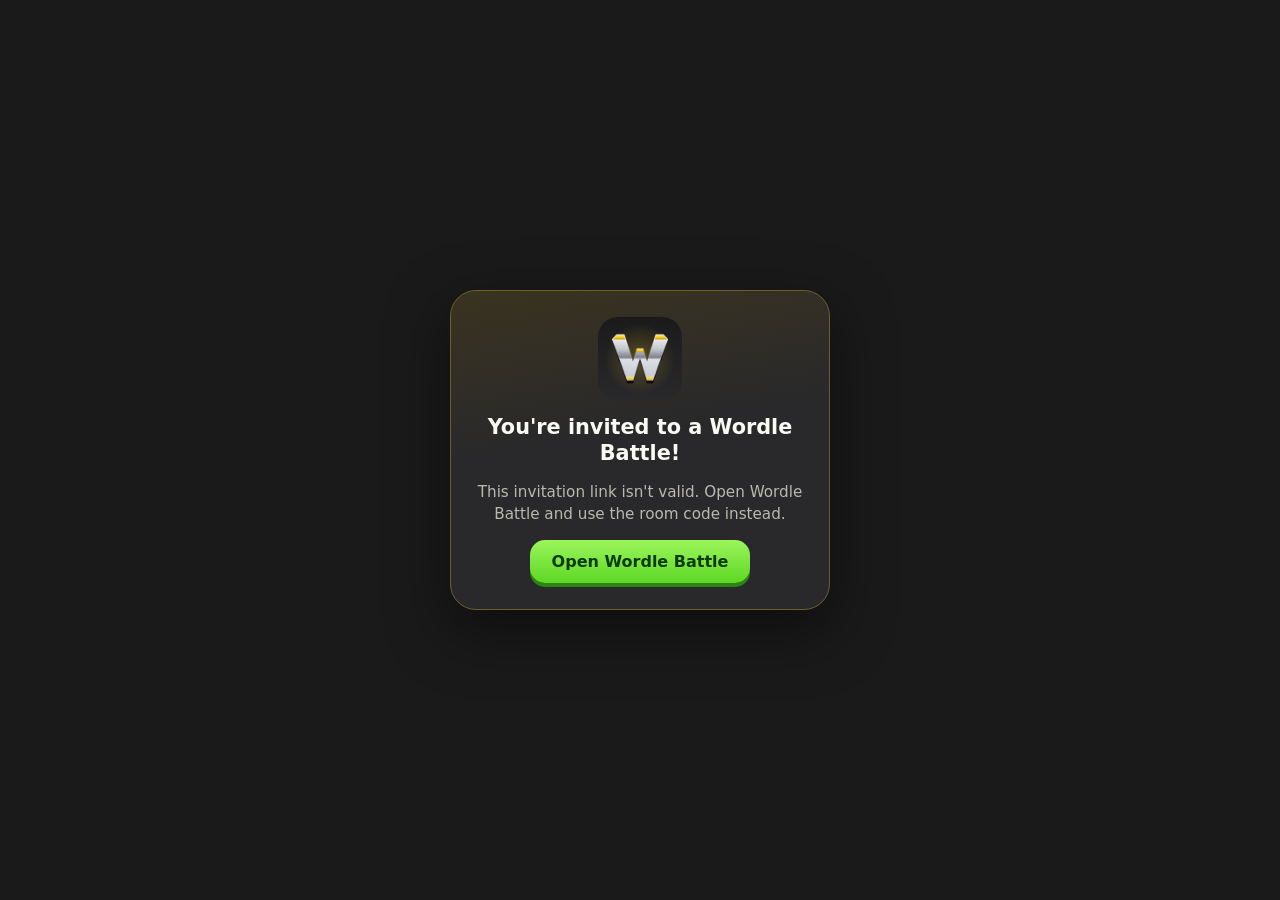
<file: join.html>
<!doctype html>
<html lang="en">
<head>
<meta charset="utf-8">
<meta name="viewport" content="width=device-width, initial-scale=1, viewport-fit=cover">
<title>You're invited to a Wordle Battle!</title>
<meta name="description" content="Tap the link to join the battle room and play together.">
<meta name="theme-color" content="#1A1A1B">
<meta name="robots" content="noindex, nofollow">
<meta property="og:type" content="website">
<meta property="og:site_name" content="Wordle Battle">
<meta property="og:title" content="You're invited to a Wordle Battle!">
<meta property="og:description" content="Tap the link to join the battle room and play together.">
<meta property="og:image" content="/icons/icon-512.png">
<meta name="twitter:card" content="summary">
<link rel="icon" href="/icons/favicon.svg" type="image/svg+xml">
<style>
  *{box-sizing:border-box}html,body{height:100%;margin:0}
  body{display:grid;place-items:center;padding:calc(20px + env(safe-area-inset-top,0px)) 20px calc(20px + env(safe-area-inset-bottom,0px));background:#1A1A1B;color:#FAFAF5;font-family:system-ui,-apple-system,"Segoe UI",Roboto,sans-serif}
  main{display:grid;gap:14px;justify-items:center;text-align:center;width:min(100%,380px);padding:26px 20px;border-radius:26px;background:linear-gradient(170deg,#3a3320,#29292B 45%);border:1.5px solid #6d5f2b;box-shadow:0 20px 60px rgba(0,0,0,.5)}
  img{width:84px;height:84px;border-radius:20px}
  h1{margin:0;font-size:1.3rem;line-height:1.25}p{margin:0;color:#b9b9b0;font-size:.95rem;line-height:1.45}
  .sp{width:28px;height:28px;border-radius:50%;border:3px solid #3a3a3d;border-top-color:#FACC15;animation:r .8s linear infinite}@keyframes r{to{transform:rotate(360deg)}}
  a.btn{display:inline-block;padding:12px 22px;border-radius:15px;font-weight:800;text-decoration:none;color:#0b3a05;background:linear-gradient(180deg,#9BF55C,#5ED823);box-shadow:0 4px 0 #2B8512}
  @media (prefers-reduced-motion:reduce){.sp{animation:none}}
</style>
</head>
<body>
<main>
  <img src="/icons/icon-192.png" alt="" width="84" height="84">
  <h1>You're invited to a Wordle Battle!</h1>
  <div class="sp" id="sp" aria-hidden="true"></div>
  <p id="msg">Opening your invitation…</p>
  <a class="btn" id="go" href="/">Open Wordle Battle</a>
  <noscript><p>Tap the button to open the game, then enter the room code your friend sent you.</p></noscript>
</main>
<script>
// This page only hands the invitation to the app (the real checks happen in the app, against the server).
(function () {
  var m = location.pathname.match(/\/join-battle\/([A-Za-z0-9_-]{1,64})/), t = m ? m[1] : "";
  var to = t ? "/?join=" + encodeURIComponent(t) : "/";
  document.getElementById("go").href = to;
  if (!t) { document.getElementById("sp").hidden = true; document.getElementById("msg").textContent = "This invitation link isn't valid. Open Wordle Battle and use the room code instead."; return; }
  location.replace(to);
})();
</script>
</body>
</html>
</file>
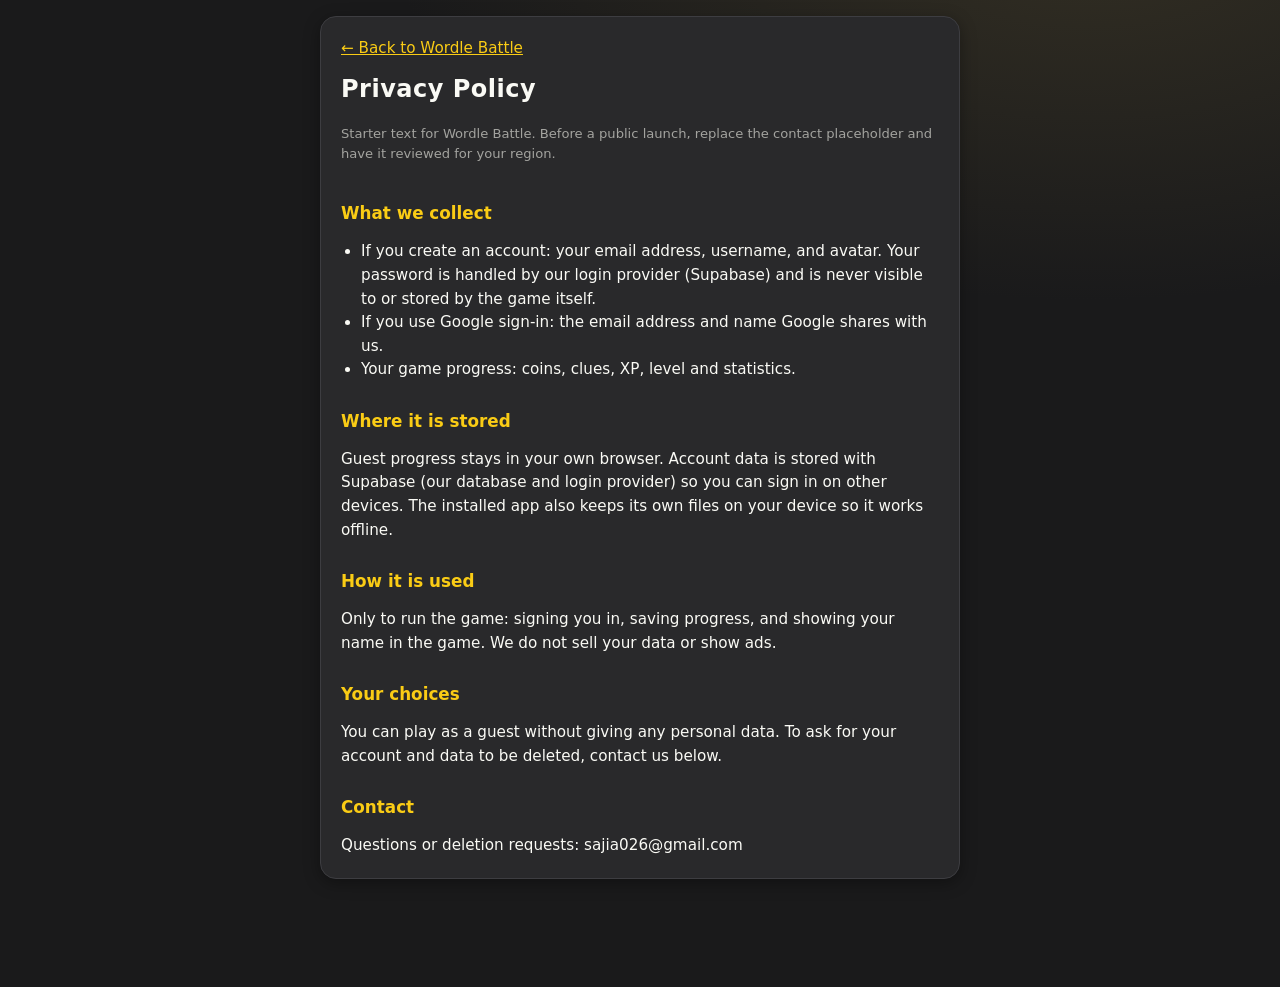
<file: privacy.html>
<!DOCTYPE html>
<html lang="en" data-theme="dark">
<head>
<meta charset="UTF-8">
<meta name="viewport" content="width=device-width, initial-scale=1">
<title>Privacy Policy · Wordle Battle</title>
<meta name="theme-color" content="#1A1A1B">
<script>(function(){try{var s=JSON.parse(localStorage.getItem("wb_settings")||"null");if(s&&s.theme==="light"){document.documentElement.setAttribute("data-theme","light");var m=document.querySelector('meta[name="theme-color"]');if(m)m.setAttribute("content","#F5F4EE");}}catch(e){}})();</script>
<link rel="icon" href="icons/favicon.svg" type="image/svg+xml">
<link rel="stylesheet" href="css/style.css">
</head>
<body>
<main class="legal panel">
  <p><a href="./" id="back">← Back to Wordle Battle</a></p>
  <h1>Privacy Policy</h1>
  <p class="note">Starter text for Wordle Battle. Before a public launch, replace the contact placeholder and have it reviewed for your region.</p>
  <h2>What we collect</h2><ul><li>If you create an account: your email address, username, and avatar. Your password is handled by our login provider (Supabase) and is never visible to or stored by the game itself.</li><li>If you use Google sign-in: the email address and name Google shares with us.</li><li>Your game progress: coins, clues, XP, level and statistics.</li></ul>
<h2>Where it is stored</h2><p>Guest progress stays in your own browser. Account data is stored with Supabase (our database and login provider) so you can sign in on other devices. The installed app also keeps its own files on your device so it works offline.</p>
<h2>How it is used</h2><p>Only to run the game: signing you in, saving progress, and showing your name in the game. We do not sell your data or show ads.</p>
<h2>Your choices</h2><p>You can play as a guest without giving any personal data. To ask for your account and data to be deleted, contact us below.</p>
<h2>Contact</h2><p>Questions or deletion requests: sajia026@gmail.com</p>
</main>
<script src="js/legal.js"></script>
</body>
</html>
</file>
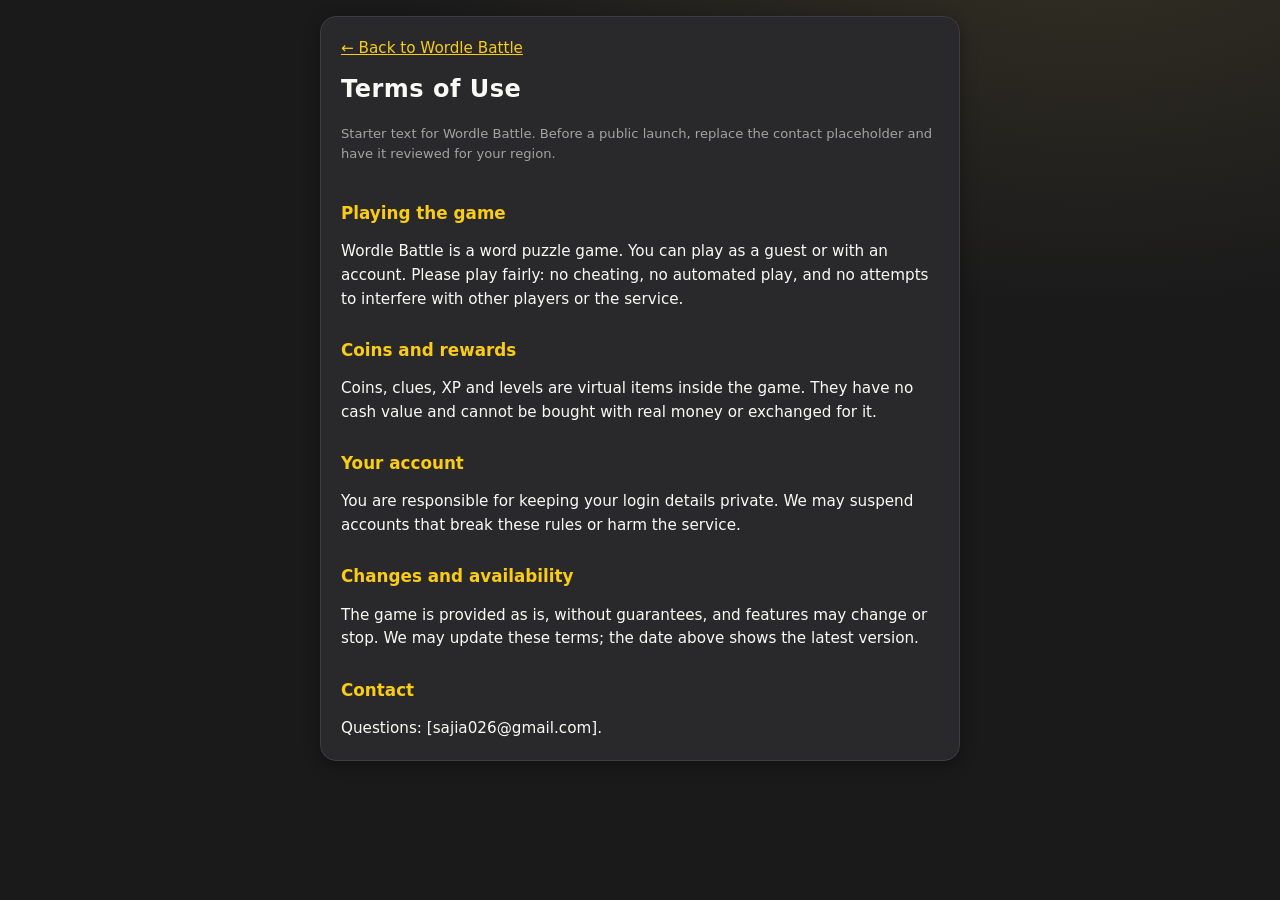
<file: terms.html>
<!DOCTYPE html>
<html lang="en" data-theme="dark">
<head>
<meta charset="UTF-8">
<meta name="viewport" content="width=device-width, initial-scale=1">
<title>Terms of Use · Wordle Battle</title>
<meta name="theme-color" content="#1A1A1B">
<script>(function(){try{var s=JSON.parse(localStorage.getItem("wb_settings")||"null");if(s&&s.theme==="light"){document.documentElement.setAttribute("data-theme","light");var m=document.querySelector('meta[name="theme-color"]');if(m)m.setAttribute("content","#F5F4EE");}}catch(e){}})();</script>
<link rel="icon" href="icons/favicon.svg" type="image/svg+xml">
<link rel="stylesheet" href="css/style.css">
</head>
<body>
<main class="legal panel">
  <p><a href="./" id="back">← Back to Wordle Battle</a></p>
  <h1>Terms of Use</h1>
  <p class="note">Starter text for Wordle Battle. Before a public launch, replace the contact placeholder and have it reviewed for your region.</p>
  <h2>Playing the game</h2><p>Wordle Battle is a word puzzle game. You can play as a guest or with an account. Please play fairly: no cheating, no automated play, and no attempts to interfere with other players or the service.</p>
<h2>Coins and rewards</h2><p>Coins, clues, XP and levels are virtual items inside the game. They have no cash value and cannot be bought with real money or exchanged for it.</p>
<h2>Your account</h2><p>You are responsible for keeping your login details private. We may suspend accounts that break these rules or harm the service.</p>
<h2>Changes and availability</h2><p>The game is provided as is, without guarantees, and features may change or stop. We may update these terms; the date above shows the latest version.</p>
<h2>Contact</h2><p>Questions: [sajia026@gmail.com].</p>
</main>
<script src="js/legal.js"></script>
</body>
</html>
</file>
<file: css/style.css>
:root{
  /* ===== Steel Grey & Gold: design tokens. Change colours here and the whole app follows. ===== */
  --bg:#1A1A1B;          /* main background */
  --panel:#29292B;       /* cards and panels */
  --panel-2:#333336;     /* inputs and elevated panels (slightly lighter grey) */
  --tile:#232325;        /* word-grid tiles */
  --line:#3D3D41;        /* subtle grey borders */
  --field-line:#7B7B80;  /* input borders (clearly visible) */
  --text:#FAFAF5;        /* primary text */
  --muted:#A3A39F;       /* secondary text, placeholders, disabled */
  --gold:#FACC15;        /* primary accent */
  --gold-dim:#51482D;    /* secondary accent: subtle gold borders and highlights */
  --on-color:#1A1A1B;    /* text on gold buttons */
  --danger:#FF6B6B; --on-danger:#1A1A1B;
  /* game feedback colours (unchanged so guesses stay easy to read) */
  --correct:#39ff88; --present:#f2c230; --absent:#4A4A4E; --on-fb:#1A1A1B; --on-absent:#fff;
  /* hint-tile colours (their own palette, independent of the theme) */
  --tr1:#FFB347; --tr2:#F57C00; --tr3:#A84F00;
  --tm1:#D08CFF; --tm2:#8E2DE2; --tm3:#52188F;
  --tw1:#FFE066; --tw2:#F5A800; --tw3:#9A6500;
  --ts1:#4A4A52; --ts2:#2B2B30; --ts3:#121214;
  --badge-red:#D62828; --badge-grey:#6B6B73;
  --win:#39ff88; --loss:#FF6B6B; --solo-bg:#1F4D35; --solo-fg:#8CF2B5; --daily-bg:#51482D; --daily-fg:#FACC15;   /* Profile: results and mode pills */
  --tg1:#5EE0A0; --tg2:#1FA971; --tg3:#12714A;
  --red1:#E0264F; --red2:#A8123A; --red-glow:rgba(224,38,79,.6);   /* install / update cards: red so they stand out */
  --pill-r:#7A3E00; --pill-m:#471671; --pill-w:#7A5400; --pill-s:#151518;
  /* control-icon artwork (gold metal + steel) */
  --ico-hi:#FFE680;--ico-mid:#FACC15;--ico-lo:#B8860B;--ico-glow:#FFF3B0;--ico-st-hi:#D9D9DE;--ico-st-lo:#6B6B73;--ctl-shadow:rgba(0,0,0,.4);--glow-lo:rgba(250,204,21,.45);--glow-hi:rgba(255,224,102,.95)
}
[data-theme=light]{
  --bg:#F5F4EE;--panel:#FFFFFF;--panel-2:#EFEEE6;--tile:#FFFFFF;--line:#D6D4C8;--field-line:#8A8878;--text:#1A1A1B;--muted:#5F5F5A;
  --gold:#856200;--gold-dim:#EBDDA5;--on-color:#FFFFFF;--danger:#C62828;--on-danger:#FFFFFF;
  --correct:#12b85a;--present:#d9a400;--absent:#6E6E73;--on-fb:#1A1A1B;--on-absent:#fff;
  --win:#0B7A3B; --loss:#B3261E; --solo-bg:#D5F0E0; --solo-fg:#0B5E2E; --daily-bg:#F2E6B8; --daily-fg:#5F4600;
  --ico-hi:#D9A91C;--ico-mid:#856200;--ico-lo:#5A4200;--ico-glow:#FFE9A0;--ico-st-hi:#9A9AA2;--ico-st-lo:#55555C;--ctl-shadow:rgba(0,0,0,.18);--glow-lo:rgba(184,134,11,.4);--glow-hi:rgba(217,169,28,.85);
}
*{box-sizing:border-box;margin:0}
html,body{height:100%}
body{font-family:Inter,"Segoe UI",system-ui,-apple-system,Roboto,"Helvetica Neue",Arial,sans-serif;background:var(--bg);color:var(--text);display:flex;flex-direction:column;align-items:center;padding:0 10px 10px}
button{font:inherit;color:inherit;cursor:pointer;border:0;background:none}
button:focus-visible{outline:2px solid var(--gold);outline-offset:2px}
.top{width:100%;max-width:520px;display:flex;justify-content:space-between;align-items:center;padding:12px 4px;border-bottom:1px solid var(--line)}
h1{font-size:1.6rem;letter-spacing:.5px;font-weight:700}
h1 span{color:var(--gold);text-shadow:0 0 14px color-mix(in srgb,var(--gold) 60%,transparent)}
.tools button{font-size:1.25rem;padding:6px 8px;border-radius:8px;transition:transform .15s,background .15s}
.tools button:hover{background:var(--panel);transform:translateY(-2px)}
.modes{display:flex;gap:6px;margin:12px 0}
.mode{padding:6px 16px;border-radius:999px;border:1px solid var(--line);color:var(--muted);transition:.2s}
.mode.active{border-color:var(--gold-dim);color:var(--text);background:color-mix(in srgb,var(--gold-dim) 25%,transparent);box-shadow:0 0 14px color-mix(in srgb,var(--gold-dim) 40%,transparent)}
.mode:disabled{opacity:.4;cursor:not-allowed}
main{flex:1;width:100%;max-width:500px;display:flex;flex-direction:column;justify-content:space-between;gap:10px;min-height:0}
#board{display:grid;grid-template-rows:repeat(6,1fr);gap:6px;width:min(100%,330px,calc((100dvh - 330px)*5/6));margin:0 auto;flex:1;align-content:center}
.row{display:grid;grid-template-columns:repeat(5,1fr);gap:6px}
.tile{aspect-ratio:1;display:grid;place-items:center;font-size:clamp(1.4rem,6vw,2rem);font-weight:700;text-transform:uppercase;background:var(--tile);border:2px solid var(--line);border-radius:6px;transition:border-color .1s}
.tile.filled{border-color:var(--gold-dim);animation:pop .1s}
.tile.flip{animation:flip .55s ease forwards}
.tile.correct,.tile.present,.tile.absent{color:var(--on-fb);border-color:transparent}
.tile.correct{background:var(--correct);box-shadow:0 0 12px color-mix(in srgb,var(--correct) 55%,transparent)}
.tile.present{background:var(--present)}
.tile.absent{background:var(--absent);color:var(--on-absent)}
.row.shake{animation:shake .45s}
.row.win .tile{animation:hop .6s ease both;animation-delay:calc(var(--i)*80ms)}
@keyframes pop{50%{transform:scale(1.1)}}
@keyframes flip{0%{transform:rotateX(0)}50%{transform:rotateX(90deg)}100%{transform:rotateX(0)}}
@keyframes shake{20%,60%{transform:translateX(-6px)}40%,80%{transform:translateX(6px)}}
@keyframes hop{40%{transform:translateY(-14px)}}
#keyboard{display:flex;flex-direction:column;gap:6px;padding-bottom:4px}
.krow{display:flex;gap:5px;justify-content:center}
.key{flex:1;max-width:44px;height:52px;border-radius:7px;background:var(--panel);border:1px solid var(--line);font-weight:600;text-transform:uppercase;transition:transform .08s,background .2s}
.key:active{transform:scale(.92)}
.key.wide{flex:1.6;max-width:68px;font-size:.75rem}
.key.correct{background:var(--correct);color:var(--on-fb);border-color:transparent}
.key.present{background:var(--present);color:var(--on-fb);border-color:transparent}
.key.absent{background:var(--absent);color:var(--on-absent);border-color:transparent;opacity:.7}
#toast{position:fixed;top:70px;left:50%;transform:translateX(-50%);display:flex;flex-direction:column;gap:6px;align-items:center;z-index:20;pointer-events:none}
.msg{background:var(--text);color:var(--bg);padding:9px 16px;border-radius:8px;font-weight:600;animation:fade 2.2s forwards}
.msg.error{background:var(--danger);color:var(--on-danger)}.msg.success{background:var(--gold);color:var(--on-color)}
@keyframes fade{0%,80%{opacity:1}100%{opacity:0}}
.modal{position:fixed;inset:0;background:rgba(0,0,0,.65);display:grid;place-items:center;z-index:10;padding:16px}
.modal.hidden{display:none}
.card{position:relative;background:var(--panel);border:1px solid var(--gold-dim);border-radius:14px;padding:22px;width:100%;max-width:380px;box-shadow:0 0 40px color-mix(in srgb,var(--gold-dim) 35%,transparent)}
.card h2{margin-bottom:6px}.card p{color:var(--muted);margin-bottom:14px}
.x{position:absolute;top:10px;right:12px;font-size:1.1rem;color:var(--muted)}
.stats{display:grid;grid-template-columns:repeat(4,1fr);text-align:center;margin-bottom:14px}
.stats b{display:block;font-size:1.6rem;color:var(--gold)}.stats small{color:var(--muted);font-size:.7rem}
.dist{display:flex;align-items:center;gap:6px;margin:3px 0;font-size:.8rem}
.bar{background:var(--gold-dim);min-width:20px;padding:0 6px;border-radius:3px;text-align:right;color:var(--text)}
.actions{display:flex;gap:8px;margin-top:14px}
.primary{flex:1;padding:10px;border-radius:9px;background:var(--gold);color:var(--on-color);font-weight:700;transition:transform .15s,box-shadow .15s}
.primary.alt{background:var(--panel-2);color:var(--text);border:1px solid var(--line)}
.primary:hover{transform:translateY(-2px);box-shadow:0 6px 18px color-mix(in srgb,var(--gold) 35%,transparent)}
@media (prefers-reduced-motion:reduce){*{animation-duration:.01ms!important;transition-duration:.01ms!important}}

/* ===== Dashboard update ===== */
.hidden{display:none!important}
html,body{height:auto;min-height:100%}
.screen{width:100%;max-width:520px;display:flex;flex-direction:column;gap:12px;flex:1;min-height:0;padding-bottom:14px}
.screen.enter{animation:enter .35s ease}
@keyframes enter{from{opacity:0;transform:translateY(10px)}}
.logo{font-size:2.4rem;font-weight:700;letter-spacing:.5px}
.logo span{color:var(--gold);text-shadow:0 0 18px color-mix(in srgb,var(--gold) 60%,transparent)}
.logo.sm{font-size:1.35rem}
#splash{position:fixed;inset:0;z-index:50;background:var(--bg);display:flex;flex-direction:column;align-items:center;justify-content:center;gap:18px;transition:opacity .5s,visibility .5s}
#splash.out{opacity:0;visibility:hidden}
#splash p{color:var(--muted)}
.orb{position:absolute;width:320px;height:320px;border-radius:50%;filter:blur(70px);opacity:.45;animation:drift 6s ease-in-out infinite alternate}
.o1{background:var(--gold-dim);top:-80px;left:-80px}.o2{background:var(--gold);bottom:-100px;right:-80px;animation-delay:-3s}
@keyframes drift{to{transform:translate(60px,40px) scale(1.2)}}
.loader{display:flex;gap:6px;z-index:1}
.loader i{width:14px;height:14px;border-radius:4px;background:var(--gold);animation:bounce 1s infinite}
.loader i:nth-child(2){background:var(--gold-dim);animation-delay:.1s}.loader i:nth-child(3){animation-delay:.2s}.loader i:nth-child(4){background:var(--gold-dim);animation-delay:.3s}.loader i:nth-child(5){animation-delay:.4s}
@keyframes bounce{50%{transform:translateY(-12px) rotate(90deg)}}
.logo,#splash p{z-index:1}
.dash-head,.top{width:100%;display:flex;justify-content:space-between;align-items:center;padding:12px 2px;border-bottom:1px solid var(--line);max-width:none}
.head-right{display:flex;align-items:center;gap:8px}
.coins{background:var(--panel);border:1px solid var(--gold);border-radius:999px;padding:4px 12px;font-weight:700}
.coins b{color:var(--gold)}
.icon{padding:6px 10px;border-radius:8px;font-size:1.05rem}.icon:hover{background:var(--panel)}
.player{display:flex;gap:12px;align-items:center;background:var(--panel);border:1px solid var(--line);border-radius:16px;padding:12px}
.avatar{width:52px;height:52px;border-radius:50%;display:grid;place-items:center;font-size:1.8rem;background:color-mix(in srgb,var(--gold-dim) 30%,transparent);border:2px solid var(--gold-dim)}
.pinfo{flex:1}.pinfo small{display:block;color:var(--muted)}
.xp{height:8px;background:var(--tile);border-radius:6px;margin-top:6px;overflow:hidden}.xp i{display:block;height:100%;background:linear-gradient(90deg,var(--gold-dim),var(--gold));transition:width .6s}
.cards{display:flex;flex-direction:column;gap:10px}
.gcard{display:flex;align-items:center;gap:12px;background:var(--panel);border:1px solid var(--line);border-radius:16px;padding:14px;box-shadow:0 6px 20px rgba(0,0,0,.25);transition:transform .2s,border-color .2s,box-shadow .2s}
.gcard:hover{transform:translateY(-3px);border-color:var(--gold-dim);box-shadow:0 10px 28px color-mix(in srgb,var(--gold-dim) 30%,transparent)}
.gcard>div:nth-child(2){flex:1}.gcard h3{margin-bottom:2px}.gcard p{color:var(--muted);font-size:.85rem}
.gcard .primary{flex:0 0 auto;padding:10px 18px}
.ico{font-size:2rem;width:52px;height:52px;display:grid;place-items:center;border-radius:14px;background:var(--tile);flex:0 0 auto}
.big-ico{margin:0 auto 8px}
.grid2{display:grid;grid-template-columns:1fr 1fr;gap:10px}
.panel{background:var(--panel);border:1px solid var(--line);border-radius:16px;padding:14px}
.panel h4{margin-bottom:6px;color:var(--muted);font-weight:600;font-size:.85rem}
.panel small{color:var(--muted)}
.panel.center{text-align:center}.panel.center p{color:var(--muted);margin:8px 0}
div.big{font-size:1.8rem;font-weight:700;color:var(--gold)}
.chips{display:flex;gap:4px;margin-top:6px}.chips span{width:22px;height:22px;border-radius:6px;display:grid;place-items:center;font-size:.72rem;font-weight:700;color:var(--on-color)}
.chips .W{background:var(--correct)}.chips .L{background:var(--absent);color:var(--on-absent)}
#d-board{padding-left:20px;margin-bottom:6px}
.shop-teaser{display:flex;justify-content:space-between;align-items:center;gap:10px}.shop-teaser .primary{flex:0 0 auto;padding:10px 16px}
.primary.danger{background:var(--danger);color:var(--on-danger);width:100%}
.primary:disabled{opacity:.45;cursor:not-allowed;transform:none;box-shadow:none}
#attempts{text-align:center;color:var(--muted);font-size:.9rem}
.hints{display:flex;gap:8px}
.hint{flex:1;padding:8px;border-radius:10px;background:var(--panel);border:1px solid var(--gold-dim);display:flex;flex-direction:column;align-items:center;gap:2px;font-weight:600;transition:transform .15s,box-shadow .15s}
.hint:hover{transform:translateY(-2px);box-shadow:0 4px 14px color-mix(in srgb,var(--gold-dim) 40%,transparent)}
.hint small{color:var(--gold);font-weight:600}
.hint:disabled{opacity:.4}
#board{width:min(100%,330px,max(190px,calc((100dvh - 430px)*5/6)))}
main{max-width:none}
.tile[data-hint]:empty::before{content:attr(data-hint);color:var(--gold);opacity:.45}
.tile[data-hint]:empty{border-color:var(--gold);border-style:dashed}
.key.disabled{opacity:.15;pointer-events:none;text-decoration:line-through}
input{width:100%;padding:10px;border-radius:9px;border:1px solid var(--line);background:var(--tile);color:var(--text);font:inherit;margin-bottom:12px}
.avatars{display:flex;gap:8px;flex-wrap:wrap;margin-bottom:12px}
.avatars button{font-size:1.6rem;width:46px;height:46px;border-radius:50%;border:2px solid var(--line)}
.avatars button.on{border-color:var(--gold);box-shadow:0 0 12px color-mix(in srgb,var(--gold) 50%,transparent)}
.reward{font-size:1.2rem;font-weight:700;color:var(--gold);margin-bottom:10px;min-height:0}
.actions{flex-wrap:wrap}.actions .primary{min-width:90px}
#dlg-actions .primary{min-width:0}
.confetti{position:fixed;top:-12px;width:9px;height:14px;z-index:40;pointer-events:none;animation:fall linear forwards}
@keyframes fall{to{transform:translateY(105vh) rotate(720deg)}}
.avx {
  display: block;
  width: 100%;
  height: 100%;
  border-radius: 50%;
  object-fit: cover;
  pointer-events: none;
  user-select: none;
  -webkit-user-drag: none;
}

:is(.avatar, .pf-oav, .bt-av, .fb-av, .fr-av, .lbx-av, .ri-av, .tzg-av, .tz-av):has(> .avx) {
  grid-template-columns: minmax(0, 1fr);
  grid-template-rows: minmax(0, 1fr);
  padding: 0;
  overflow: visible;
}

.avatars button:has(> .avx) {
  grid-template-columns: minmax(0, 1fr);
  grid-template-rows: minmax(0, 1fr);
}

/* ===== Premium UI pass ===== */
body{background:radial-gradient(700px 380px at 85% -8%,color-mix(in srgb,var(--gold-dim) 45%,transparent),transparent),var(--bg);padding-bottom:92px;line-height:1.4}
.logo span,h1 span{text-shadow:none}
.screen{gap:14px}
.dash-head,.top{border-bottom:0;padding:14px 2px 4px}
.top b{font-size:1.05rem}
.coins{display:flex;align-items:center;gap:6px;padding:6px 8px 6px 14px;font-size:1.05rem;border-width:1.5px;transition:transform .15s}
.coins:hover{transform:translateY(-1px)}.coins:active{transform:scale(.96)}
.coins .plus{display:grid;place-items:center;width:22px;height:22px;border-radius:50%;background:var(--gold);color:var(--on-color);font-weight:700;line-height:1}
.panel,.player,.gcard{box-shadow:0 4px 16px rgba(0,0,0,.35)}
.player{padding:14px;border-radius:18px;background:linear-gradient(135deg,var(--panel),color-mix(in srgb,var(--gold-dim) 14%,var(--panel)))}
.avatar-wrap{position:relative}
.lvbadge{position:absolute;right:-6px;bottom:-4px;min-width:24px;height:24px;padding:0 6px;border-radius:12px;background:var(--gold);color:var(--on-color);font-size:.75rem;font-weight:700;display:grid;place-items:center;border:2px solid var(--panel)}
.xp{height:9px}.xp i{width:0;transition:width 1s cubic-bezier(.2,.8,.2,1);background:linear-gradient(90deg,var(--gold-dim),var(--gold))}
.big-profile .avatar{width:68px;height:68px;font-size:2.3rem}.mini{color:var(--muted);font-size:.8rem;margin-top:6px}
.feature{position:relative;overflow:hidden;border-radius:20px;padding:18px;border:1px solid color-mix(in srgb,var(--gold-dim) 60%,transparent);background:linear-gradient(135deg,color-mix(in srgb,var(--gold-dim) 38%,var(--panel)),var(--panel) 70%)}
.feature::after{content:"📅";position:absolute;right:-6px;top:-14px;font-size:5.5rem;opacity:.1;transform:rotate(12deg)}
.f-top{display:flex;justify-content:space-between;align-items:center;margin-bottom:8px;gap:8px}
.tag{font-size:.7rem;font-weight:700;letter-spacing:1.5px;color:var(--gold)}
.note{font-size:.78rem;color:var(--muted)}
.feature h2{font-size:1.35rem;margin-bottom:4px}.feature p{color:var(--muted);font-size:.9rem;margin-bottom:12px}
.rewards{display:flex;flex-wrap:wrap;gap:6px;margin-bottom:14px}
.rewards span{background:color-mix(in srgb,var(--bg) 60%,transparent);border:1px solid var(--line);border-radius:999px;padding:4px 10px;font-size:.8rem;font-weight:600}
.primary.big{width:100%;padding:13px;font-size:1rem;border-radius:12px;flex:none}
.primary{transition:transform .12s,box-shadow .15s,filter .15s}
.primary:active{transform:scale(.96);filter:brightness(.92)}
.cards.two{display:grid;grid-template-columns:1fr 1fr;gap:10px}
.cards.two .gcard{flex-direction:column;align-items:flex-start;text-align:left;gap:8px}
.cards.two .gcard>div:nth-child(2){flex:none}.cards.two .primary{width:100%}
.gcard:hover{box-shadow:0 8px 22px rgba(0,0,0,.5)}
.ph{display:flex;justify-content:space-between;align-items:center}
.link{color:var(--gold);font-size:.8rem;font-weight:600}
.lb{list-style:none;padding:0;margin-bottom:8px}.lb li,#d-board li{display:flex;align-items:center;gap:10px;padding:8px 0}
#d-board{list-style:none;padding:0;margin:0}
.lb .rank{width:26px;height:26px;border-radius:8px;background:var(--gold);color:var(--on-color);display:grid;place-items:center;font-weight:700}
.lb .av{font-size:1.4rem}.lb em{margin-left:auto;font-style:normal;color:var(--muted);font-size:.85rem}
#bottomnav{position:fixed;left:50%;bottom:10px;transform:translateX(-50%);width:min(500px,calc(100% - 20px));display:flex;justify-content:space-around;background:color-mix(in srgb,var(--panel) 92%,transparent);backdrop-filter:blur(10px);border:1px solid var(--line);border-radius:20px;padding:6px;z-index:5;box-shadow:0 8px 24px rgba(0,0,0,.5)}
#bottomnav.hidden{display:none}
#bottomnav button{flex:1;display:flex;flex-direction:column;align-items:center;gap:1px;padding:6px 2px;border-radius:14px;color:var(--muted);font-size:.66rem;font-weight:600;transition:.15s}
#bottomnav i{font-style:normal;font-size:1.25rem;filter:grayscale(1);transition:.15s}
#bottomnav button.on{color:var(--gold);background:color-mix(in srgb,var(--gold) 12%,transparent)}
#bottomnav button.on i{filter:none;transform:translateY(-1px)}
#bottomnav button:active{transform:scale(.94)}
body:has(#game:not(.hidden)){padding-bottom:10px}
.hints{gap:10px}
.hint{flex-direction:row;justify-content:space-between;gap:8px;padding:10px 12px;border-radius:12px;border:1px solid var(--line);font-size:.85rem;text-align:left}
.hint i{font-style:normal;font-size:1.3rem}.hint span{flex:1;line-height:1.1}
.hint .badge{background:color-mix(in srgb,var(--gold) 18%,transparent);color:var(--gold);border-radius:999px;padding:3px 9px;font-size:.72rem;white-space:nowrap}
.hint.paid .badge{background:var(--panel-2);color:var(--text)}
.tile{border-radius:8px;transition:border-color .1s,transform .1s}
.tile.correct{box-shadow:0 0 8px color-mix(in srgb,var(--correct) 40%,transparent)}
.key{height:50px;border-radius:9px}
.key:hover{border-color:var(--gold-dim)}
@media (min-width:700px){.screen{max-width:560px}.logo.sm{font-size:1.5rem}body{padding-top:8px}}
@media (max-width:380px){.cards.two{grid-template-columns:1fr}.hint{font-size:.78rem;padding:8px}}

/* ===== Gameplay screen polish ===== */
.g-title{display:flex;flex-direction:column;align-items:center;line-height:1.2}
.g-title small{color:var(--muted);font-size:.78rem;font-weight:600}
#game{align-items:center;gap:8px}
#game .top{padding-bottom:8px}
#game main{width:100%;max-width:480px;flex:1;gap:8px;justify-content:space-between}
#board{width:min(100%,340px,max(200px,calc((100dvh - 400px)*5/6)));gap:6px;margin:0 auto;perspective:700px}
.row{gap:6px}
.tile{transition:border-color .15s,background .15s,transform .1s}
.row.active .tile:not(.filled){border-color:color-mix(in srgb,var(--gold-dim) 70%,var(--line))}
.row.invalid .tile{border-color:var(--danger);background:color-mix(in srgb,var(--danger) 14%,var(--tile))}
.tile.flip{animation:flip .55s ease forwards}
#keyboard{gap:7px;padding-bottom:6px;user-select:none;-webkit-user-select:none}
.krow{gap:6px}
.key{height:clamp(46px,7dvh,58px);max-width:46px;font-size:1.05rem;touch-action:manipulation;-webkit-tap-highlight-color:transparent}
.key.wide{flex:1.7;max-width:74px;font-size:.78rem;letter-spacing:.5px}
.key[data-key=enter]{background:color-mix(in srgb,var(--gold) 22%,var(--panel));border-color:var(--gold);color:var(--gold)}
.key[data-key=back]{background:color-mix(in srgb,var(--gold-dim) 24%,var(--panel));border-color:var(--gold-dim);font-size:1.15rem}
.key.correct,.key.present,.key.absent{transition:background .3s}
.hints{width:100%}
.hint .badge{font-weight:700}
@media (max-width:380px){.krow{gap:4px}.key{max-width:none}}
@media (max-height:640px){.hint{padding:6px 10px}.hint i{font-size:1.05rem}}

/* ===== Result modal ===== */
body.modal-open{overflow:hidden}
.modal{overflow-y:auto;animation:fadein .25s}
@keyframes fadein{from{opacity:0}}
#modal .card.result{max-width:400px;max-height:calc(100dvh - 32px);overflow-y:auto;overscroll-behavior:contain;text-align:center;padding:26px 20px 20px;animation:popin .4s cubic-bezier(.2,.9,.3,1.15)}
@keyframes popin{from{opacity:0;transform:translateY(18px) scale(.94)}}
#modal.win .card{border-color:var(--gold);box-shadow:0 0 0 1px color-mix(in srgb,var(--gold) 35%,transparent),0 18px 50px rgba(0,0,0,.6)}
#modal.loss .card{border-color:var(--gold-dim)}
.r-emoji{font-size:2.6rem;line-height:1;animation:hop .7s ease .15s both}
.card.result h2{font-size:1.7rem;margin:6px 0 2px}
.card.result p{margin-bottom:10px}
.rword{display:flex;gap:6px;justify-content:center;margin:4px 0 16px}
.rword span{width:46px;height:46px;display:grid;place-items:center;border-radius:9px;font-size:1.5rem;font-weight:700;text-transform:uppercase;background:var(--correct);color:var(--on-fb);animation:tilein .45s both;animation-delay:calc(var(--i)*70ms + .2s)}
#modal.loss .rword span{background:var(--absent);color:var(--on-absent)}
@keyframes tilein{from{opacity:0;transform:rotateX(90deg) scale(.8)}}
.rewardbox{margin-bottom:10px}
.rchips{display:flex;gap:10px;justify-content:center;margin-bottom:10px}
.chip{flex:1;background:var(--tile);border:1px solid var(--line);border-radius:14px;padding:10px 6px;animation:popin .45s both .35s}
.chip b{display:block;font-size:1.9rem;line-height:1.1;color:var(--gold);font-variant-numeric:tabular-nums}
.chip.xpc b{color:var(--gold)}.chip small{color:var(--muted);font-weight:600}
.rewardbox small{display:block;color:var(--muted);margin-top:6px}
.note-line{color:var(--muted);font-size:.82rem;margin:0 0 8px}
#modal .stats{background:var(--tile);border-radius:14px;padding:10px 4px;margin:12px 0}
#modal .stats b{font-size:1.4rem}
.dh{color:var(--muted);font-size:.78rem;font-weight:600;text-align:left;margin-bottom:4px}
.dist{font-size:.8rem}.dist>span{width:12px;color:var(--muted)}
.dist .bar{background:color-mix(in srgb,var(--gold-dim) 75%,var(--tile));text-align:right;font-weight:700;transition:width .6s}
.dist .bar.zero{background:var(--tile);color:var(--muted)}
.dist.cur .bar{background:var(--gold);color:var(--on-color)}
#modal .actions.col{flex-direction:column;margin-top:14px}
.row2{display:flex;gap:8px}.row2 .primary{flex:1}
#modal .primary.big{padding:14px;font-size:1.05rem}
#modal .primary{min-height:46px}
[data-motion=reduced] *,[data-motion=reduced] *::before,[data-motion=reduced] *::after{animation-duration:.01ms!important;animation-delay:0s!important;animation-iteration-count:1!important;transition-duration:.01ms!important}
@media (max-width:380px){.rword span{width:40px;height:40px}.row2{flex-direction:column}}

/* streak pill (sits left of the coin pill) */
.streak{display:flex;align-items:center;gap:5px;background:var(--panel);border:1.5px solid color-mix(in srgb,var(--gold-dim) 70%,var(--line));border-radius:999px;padding:6px 12px;font-weight:700;font-size:1.05rem;transition:transform .15s}
.streak b{color:var(--text);font-variant-numeric:tabular-nums}
.streak:hover{transform:translateY(-1px)}.streak:active{transform:scale(.96)}
.head-right{gap:6px}
@media (max-width:380px){.streak,.coins{padding:5px 9px;font-size:.95rem}.top b:not(.coin-val):not(.streak-val){font-size:.95rem}}

.fdate{font-weight:600;color:var(--gold);font-size:.88rem;margin-bottom:6px}
.feature>*{position:relative;z-index:1}
#d-daily-btn{color:var(--on-color);font-weight:700;letter-spacing:.3px}

/* ===== PWA: install, update, offline, safe areas ===== */
.installbar{display:flex;align-items:center;justify-content:space-between;gap:10px;background:var(--panel);border:1px solid var(--line);border-radius:14px;padding:10px 12px;font-size:.88rem;font-weight:600}
.installbar .primary{flex:0 0 auto;padding:8px 14px}
#update-bar,#offline-bar{position:fixed;left:50%;transform:translateX(-50%);width:min(500px,calc(100% - 20px));z-index:8;border-radius:14px;padding:10px 12px;font-weight:600;font-size:.88rem;box-shadow:0 8px 24px rgba(0,0,0,.5)}
#update-bar{bottom:calc(88px + env(safe-area-inset-bottom));display:flex;align-items:center;justify-content:space-between;gap:10px;background:var(--panel);border:1px solid var(--gold)}
#update-bar .primary{flex:0 0 auto;padding:8px 14px}
#offline-bar{top:calc(8px + env(safe-area-inset-top));background:var(--gold);color:var(--on-color);text-align:center}
body:has(#game:not(.hidden)) #update-bar{bottom:calc(12px + env(safe-area-inset-bottom))}
.about{display:flex;flex-direction:column;gap:2px;margin-bottom:10px}.about small{color:var(--muted)}
body{padding-top:env(safe-area-inset-top)}
#bottomnav{bottom:calc(10px + env(safe-area-inset-bottom))}
@media (display-mode:standalone){body{overscroll-behavior-y:none}}

/* ===== Authentication screens ===== */
.screen.auth{justify-content:center;align-items:stretch;min-height:calc(100dvh - 40px);gap:16px}
.auth-hero{text-align:center;padding-top:8px}
.auth-hero .logo{font-size:2.6rem}.auth-hero.sm .logo{font-size:1.5rem;margin-bottom:6px}
.auth-hero h2{font-size:1.45rem}
.tagline{color:var(--muted);margin-top:6px}
.bigmail{font-size:3.2rem;animation:hop .8s ease .2s both}
.authcard{display:flex;flex-direction:column;gap:12px;background:linear-gradient(160deg,var(--panel),color-mix(in srgb,var(--gold-dim) 14%,var(--panel)));border:1px solid color-mix(in srgb,var(--gold-dim) 55%,var(--line));border-radius:20px;padding:20px;box-shadow:0 12px 36px rgba(0,0,0,.45);animation:popin .4s cubic-bezier(.2,.9,.3,1.1)}
.authcard.center{text-align:center}.authcard p{margin:0}
.authcard form{display:flex;flex-direction:column;gap:12px}
.field{display:flex;align-items:center;gap:10px;background:var(--tile);border:1.5px solid var(--line);border-radius:12px;padding:0 12px;transition:border-color .15s,box-shadow .15s}
.field:focus-within{border-color:var(--gold);box-shadow:0 0 0 3px color-mix(in srgb,var(--gold) 18%,transparent)}
.field input{flex:1;min-width:0;border:0;background:none;color:var(--text);font:inherit;font-size:1rem;padding:14px 0;margin:0;outline:none}
.field>span{opacity:.8}
.eye{font-size:1.1rem;padding:6px;opacity:.6;border-radius:8px}.eye.on{opacity:1}
.meter{height:6px;background:var(--tile);border-radius:6px;overflow:hidden;margin-top:-4px}
.meter i{display:block;height:100%;width:0;border-radius:6px;transition:width .3s,background .3s;background:var(--danger)}
.meter i.s2{background:var(--present)}.meter i.s3,.meter i.s4{background:var(--gold)}
.fine{color:var(--muted);font-size:.8rem}
.authmsg{font-size:.88rem;font-weight:600;border-radius:10px;padding:9px 12px;background:color-mix(in srgb,var(--gold-dim) 16%,transparent)}
.authmsg:empty{display:none}
.authmsg.error{background:color-mix(in srgb,var(--danger) 16%,transparent);color:var(--danger)}
.authmsg.ok{background:color-mix(in srgb,var(--gold) 14%,transparent);color:var(--gold)}
.authlinks{text-align:center;color:var(--muted);font-size:.9rem}.authlinks.right{text-align:right;margin-top:-4px}
.link{color:var(--gold);font-weight:700;font-size:inherit}.link:hover{text-decoration:underline}
.ghost{color:var(--muted);padding:10px;border-radius:12px;font-weight:600;border:1px solid var(--line);transition:.15s}
.ghost:hover{color:var(--text);border-color:var(--gold-dim)}.ghost.big{padding:14px}
.gbtn{display:flex;align-items:center;justify-content:center;gap:10px;padding:13px;border-radius:12px;background:#fff;color:#1A1A1B;font-weight:700;transition:transform .12s}
.gbtn i{font-style:normal;font-weight:700;color:#4285f4;font-size:1.15rem}.gbtn:active{transform:scale(.97)}.gbtn:disabled{opacity:.6}
.or{display:flex;align-items:center;gap:10px;color:var(--muted);font-size:.8rem}.or::before,.or::after{content:"";flex:1;height:1px;background:var(--line)}
.primary .spin{display:none;width:16px;height:16px;border:2.5px solid currentColor;border-right-color:transparent;border-radius:50%;animation:rot .7s linear infinite;margin-right:8px;vertical-align:-3px}
.primary.loading .spin{display:inline-block}.primary.loading{opacity:.85}
@keyframes rot{to{transform:rotate(360deg)}}
button.primary[type=submit]{display:flex;align-items:center;justify-content:center}
.acctbadge{display:inline-block;font-size:.65rem;font-weight:700;letter-spacing:.5px;text-transform:uppercase;background:color-mix(in srgb,var(--gold-dim) 35%,transparent);color:var(--text);border-radius:999px;padding:2px 8px;vertical-align:middle}
#acct p{margin-bottom:4px}#acct .actions{margin-top:10px}
@media (min-width:700px){.screen.auth{min-height:auto;padding-top:24px}}

/* ===== Steel Grey & Gold refinements ===== */
:focus-visible{outline:2px solid var(--gold);outline-offset:2px}
::placeholder{color:var(--muted);opacity:1}
input{background:var(--panel-2);border-color:var(--field-line)}
.logo span,h1 span{color:var(--gold);text-shadow:0 0 18px color-mix(in srgb,var(--gold) 22%,transparent)}
.primary:hover{filter:brightness(1.07);box-shadow:0 4px 16px color-mix(in srgb,var(--gold) 26%,transparent)}
.primary.alt:hover{background:var(--panel-2);border-color:var(--gold-dim);filter:none;box-shadow:none}
.primary.danger{border:0}
.primary:disabled{background:var(--panel-2);color:var(--muted);border:1px solid var(--line);box-shadow:none;filter:none}
.coins,.streak{border-color:var(--gold-dim);background:var(--panel)}
.field{background:var(--panel-2);border-color:var(--field-line)}
.field:focus-within{border-color:var(--gold);box-shadow:0 0 0 3px color-mix(in srgb,var(--gold) 20%,transparent)}
.authcard{background:var(--panel);border:1px solid var(--line);border-top:2px solid var(--gold-dim);box-shadow:0 12px 36px rgba(0,0,0,.45)}
.authmsg{background:var(--panel-2)}
.authmsg.error{background:color-mix(in srgb,var(--danger) 14%,var(--panel-2));color:var(--danger)}
.authmsg.ok{background:color-mix(in srgb,var(--gold) 12%,var(--panel-2));color:var(--gold)}
.authmsg.error::before{content:"\26A0\FE0E  "}.authmsg.ok::before{content:"\2713  "}
/* grid + keyboard: dark tiles, gold focus, feedback colours unchanged */
.tile{position:relative;border-color:var(--line)}
.tile.filled{border-color:var(--gold)}
.tile.cursor{border-color:var(--gold);box-shadow:0 0 0 2px var(--gold-dim)}
.row.active .tile:not(.filled):not(.cursor){border-color:var(--gold-dim)}
.key{position:relative}
.key[data-key=enter]{background:color-mix(in srgb,var(--gold) 16%,var(--panel));border-color:var(--gold-dim);color:var(--gold)}
.key[data-key=back]{background:var(--panel-2);border-color:var(--line);color:var(--text)}
/* colour is never the only signal: small symbols mark correct and misplaced letters */
.tile.correct::after,.tile.present::after,.key.correct::after,.key.present::after{position:absolute;top:2px;right:4px;font-size:.62rem;line-height:1;font-weight:700;color:var(--on-fb)}
.tile.correct::after,.key.correct::after{content:"\2713"}
.tile.present::after,.key.present::after{content:"\2022";font-size:.9rem;top:0}
/* welcome screen */
.auth-hero h1{font-size:1.9rem;font-weight:800;margin-top:12px;letter-spacing:.2px}
.preview{display:flex;justify-content:center;gap:8px;margin:16px 0 6px}
.pt{width:48px;height:48px;display:grid;place-items:center;border-radius:9px;font-size:1.5rem;font-weight:800;border:2px solid var(--line);background:var(--tile);color:var(--text);animation:tilein .5s both;animation-delay:calc(var(--i)*90ms + .1s)}
.pt.gold{background:var(--gold);color:var(--on-color);border-color:var(--gold);box-shadow:0 0 14px color-mix(in srgb,var(--gold) 26%,transparent)}
.pt.dim{border-color:var(--gold-dim);color:var(--gold)}
/* terms checkbox */
.check{display:flex;gap:12px;align-items:flex-start;font-size:.86rem;color:var(--muted);line-height:1.4;cursor:pointer}
.check input{flex:none;width:22px;height:22px;margin:0;accent-color:var(--gold);padding:0}
.check a{color:var(--gold);text-decoration:underline}
/* terms / privacy pages */
.legal{max-width:640px;width:100%;margin:16px auto;padding:20px;line-height:1.55}
.legal h1{font-size:1.5rem;margin-bottom:6px}.legal h2{font-size:1.05rem;margin:16px 0 4px;color:var(--gold)}
.legal p,.legal li{color:var(--text);font-size:.95rem}.legal ul{padding-left:20px}.legal .note{color:var(--muted);font-size:.82rem;margin-bottom:10px}
.legal a{color:var(--gold)}
@media (max-width:380px){.pt{width:42px;height:42px;font-size:1.3rem}}

/* ===== How to Play tutorial ===== */
#tutorial{z-index:9}
.card.tut{max-width:420px;width:100%;max-height:calc(100dvh - 24px);overflow-y:auto;overscroll-behavior:contain;padding:16px 16px 14px;text-align:center;border-top:2px solid var(--gold-dim);animation:popin .35s cubic-bezier(.2,.9,.3,1.1)}
.tut-top{display:flex;justify-content:space-between;align-items:center;margin-bottom:6px;min-height:34px}
.tut-top .link{padding:8px 4px}
.tut-body{min-height:340px;touch-action:pan-y}
.slide{display:none}
.slide.on{display:block;animation:slidein .32s ease both}
#tutorial.back .slide.on{animation-name:slideback}
@keyframes slidein{from{opacity:0;transform:translateX(22px)}}
@keyframes slideback{from{opacity:0;transform:translateX(-22px)}}
.slide h2{font-size:1.35rem;margin:4px 0 6px}
.slide p{color:var(--text);font-size:.95rem;margin:0 0 8px}
.slide .fine{color:var(--muted);font-size:.82rem}
.tut-emoji{font-size:2.4rem;line-height:1;margin-top:4px}
.tgrid{display:grid;gap:6px;width:min(100%,250px);margin:12px auto}
.tgrid .tile,.ex .tile{font-size:1.3rem}
.ex{margin:10px auto 0;width:min(100%,290px);text-align:left}
.ex .row{width:min(100%,230px);margin:0 auto 6px}
.ex .tile{font-size:1.15rem}
.ex p{font-size:.88rem;display:flex;align-items:center;gap:8px;margin:0 0 4px}
.ex .chip{flex:none;width:20px;height:20px;border-radius:6px;display:inline-grid;place-items:center;font-size:.7rem;font-weight:800;color:var(--on-fb)}
.ex .chip.c{background:var(--correct)}.ex .chip.p{background:var(--present);font-size:1rem}.ex .chip.a{background:var(--absent)}
.demo-cap{min-height:2.6em;font-weight:600;color:var(--gold)!important}
.hcard{display:flex;align-items:center;gap:12px;text-align:left;background:var(--panel-2);border:1px solid var(--line);border-radius:14px;padding:10px 12px;margin:0 0 8px;animation:popin .4s both}
.hcard:nth-of-type(2){animation-delay:.08s}.hcard:nth-of-type(3){animation-delay:.16s}
.hcard i{font-style:normal;font-size:1.5rem;flex:none}
.hcard>div{flex:1}.hcard b{display:block}.hcard small{color:var(--muted);font-size:.8rem}
.hcard .badge{flex:none;background:color-mix(in srgb,var(--gold) 16%,transparent);color:var(--gold);border-radius:999px;padding:3px 9px;font-size:.72rem;font-weight:700;white-space:nowrap}
.tut-foot{display:flex;align-items:center;justify-content:space-between;gap:8px;margin-top:12px}
.tut-foot .primary{flex:0 0 auto;min-width:92px;min-height:46px}
#tut-go{flex:1}
.dots{display:flex;gap:2px;justify-content:center}
.dots button{padding:9px 4px;min-width:20px}
.dots i{display:block;width:8px;height:8px;border-radius:50%;background:var(--line);transition:width .2s,background .2s;margin:0 auto}
.dots button.on i{width:20px;border-radius:5px;background:var(--gold)}
.sr-only{position:absolute;width:1px;height:1px;overflow:hidden;clip:rect(0 0 0 0);white-space:nowrap}
@media (max-width:380px){.tut-foot .primary{min-width:78px}.tut-body{min-height:320px}}
@media (max-height:640px){.tut-body{min-height:0}}

/* ===== Daily Challenge: already completed ===== */
.card.dd{max-width:400px;text-align:center;border-top:2px solid var(--gold-dim)}
.dd .r-emoji{font-size:2.4rem}
.dd h2{margin:4px 0 0}
.dd-date{color:var(--muted);font-size:.85rem;margin:2px 0 8px!important}
.dd-status{display:inline-block;font-weight:700;font-size:.9rem;border-radius:999px;padding:4px 14px;background:var(--panel-2);border:1px solid var(--line);margin:0 0 10px!important;color:var(--text)}
#daily-done.win .dd-status{border-color:var(--gold-dim);color:var(--gold)}
.dd .tgrid{margin:6px auto 8px}.dd .tgrid .tile{font-size:1.15rem;animation:tilein .4s both;animation-delay:calc(var(--i)*45ms + .1s)}
.dd-word{font-weight:700;letter-spacing:.5px;margin:0 0 10px!important;color:var(--text)!important}
.dd-chips{display:flex;gap:10px;justify-content:center;margin-bottom:10px}
.dd-chips .chip{flex:1;max-width:150px}.dd-chips .chip b{font-size:1.5rem}
.dd-msg{font-weight:700;color:var(--gold)!important;margin:6px 0 4px!important;font-size:1rem}
.dd .stats{background:var(--tile);border-radius:14px;padding:10px 4px;margin:10px 0}
.dd .stats b{font-size:1.3rem}.dd .stats small{font-size:.66rem}
.dd .note-line{font-variant-numeric:tabular-nums;margin-bottom:12px!important}
.dd .primary.big{width:100%;min-height:48px}
.card.dd{max-height:calc(100dvh - 32px);overflow-y:auto;overscroll-behavior:contain}

/* ===== Gameplay screen redesign ===== */
#game{flex:none;align-items:stretch;gap:8px;width:100%;max-width:520px;height:calc(100dvh - 10px - env(safe-area-inset-top,0px));padding-bottom:calc(4px + env(safe-area-inset-bottom,0px));overflow:hidden}
.gtop{display:flex;align-items:center;justify-content:space-between;gap:8px;flex:none;min-height:50px}
.gleft,.gright{display:flex;align-items:center;gap:8px}
.ibtn{width:44px;height:44px;display:grid;place-items:center;border-radius:12px;background:var(--panel);border:1px solid var(--line);color:var(--text);transition:transform .12s,border-color .15s,color .15s}
.ibtn svg,.winscore svg,.ctl svg,.submit-btn svg{width:22px;height:22px;fill:none;stroke:currentColor;stroke-width:2;stroke-linecap:round;stroke-linejoin:round}
.ibtn:hover{border-color:var(--gold-dim);color:var(--gold)}.ibtn:active{transform:scale(.94)}
.winscore{display:flex;align-items:center;gap:6px;height:44px;padding:0 14px;border-radius:12px;background:var(--panel);border:1px solid var(--line);font-weight:800;font-variant-numeric:tabular-nums}
.winscore svg{width:20px;height:20px;color:var(--gold)}
#game .coins{height:44px}
.board-wrap{flex:1 1 0;min-height:0;container-type:size;display:grid;place-items:center}
#game #board{flex:none;margin:0;gap:6px;align-content:center;grid-template-rows:none;perspective:700px;width:min(100%,var(--bw,340px),calc((100dvh - 400px)*5/6))}
@supports (width:1cqw){#game #board{width:min(calc(100cqw - 8px),var(--bw,340px),calc(100cqh*5/6 - 2px))}}
@media (min-width:700px) and (min-height:760px){#game{--bw:400px}}
#game #keyboard{flex:none;width:100%;max-width:480px;margin:0 auto;gap:7px;padding:0}
#game .key{height:clamp(42px,6.2dvh,54px);max-width:46px;font-size:1.05rem}
#game .key.wide{max-width:76px;flex:1.8}
.submit-msg{flex:none;min-height:1.5em;margin:0;text-align:center;font-weight:700;font-size:.9rem;color:var(--danger)}
.controls{--side:112px;flex:none;display:grid;grid-template-columns:var(--side) minmax(0,1fr) var(--side);align-items:center;gap:10px;padding-bottom:2px}
.controls .skip{justify-self:end}
.ctl-group{display:flex;gap:8px}
.controls .ctl,.controls .hint{flex:none;width:52px;height:58px;padding:0;border-radius:14px;background:var(--panel);border:1px solid var(--line);display:flex;flex-direction:column;align-items:center;justify-content:center;gap:3px;color:var(--gold);transition:transform .12s,border-color .15s,opacity .15s}
.controls .ctl:hover,.controls .hint:hover{border-color:var(--gold-dim);transform:translateY(-2px);box-shadow:none}
.controls .ctl:active{transform:scale(.94)}
.controls .ctl small,.controls .hint .badge{background:none;border-radius:0;padding:0;font-size:.62rem;font-weight:700;line-height:1;color:var(--text);white-space:nowrap}
.controls .hint.paid .badge,.controls .skip.paid small{color:var(--muted)}
.controls .ctl:disabled,.controls .ctl.off{opacity:.4}
.submit-btn{justify-self:center;width:100%;max-width:210px;padding:0 8px;height:58px;border-radius:14px;font-size:1.1rem;font-weight:800;display:flex;align-items:center;justify-content:center;gap:8px;letter-spacing:.3px;box-shadow:0 4px 18px color-mix(in srgb,var(--gold) 22%,transparent)}
.submit-btn svg{width:22px;height:22px;stroke-width:3}
.submit-btn:disabled{box-shadow:none}
/* How to Play popup (info icon) */
#info{z-index:9}
.card.info{max-width:420px;width:100%;max-height:calc(100dvh - 24px);overflow-y:auto;overscroll-behavior:contain;padding:20px 18px 16px;border-top:2px solid var(--gold-dim);animation:popin .35s cubic-bezier(.2,.9,.3,1.1)}
.card.info h2{margin:0 0 8px;font-size:1.4rem}
.rules{margin:0 0 4px;padding-left:20px;font-size:.92rem;line-height:1.45}.rules li{margin-bottom:5px}
.card.info .ex{margin:10px auto 0}
.card.info .fine{color:var(--muted);font-size:.82rem;margin:12px 0 10px}
.card.info .primary.big{width:100%;min-height:48px}
.card.info .link{display:block;margin:10px auto 0;padding:8px}
@media (max-width:380px){.controls{--side:102px;gap:6px}.controls .ctl,.controls .hint{width:48px}.ctl-group{gap:6px}.submit-btn{font-size:1rem}}
@media (max-width:340px){.submit-btn svg{display:none}}
@media (max-height:600px){.controls .ctl,.controls .hint{height:50px}.submit-btn{height:50px}#game .key{height:clamp(36px,6.2dvh,54px)}}

/* short landscape screens (phones turned sideways): grid on the left, keyboard and controls on the right */
@media (orientation:landscape) and (max-height:520px){
  #game{display:grid;grid-template-columns:minmax(0,1fr) minmax(0,1.2fr);grid-template-rows:auto minmax(0,1fr) auto auto;column-gap:16px;row-gap:4px;max-width:900px}
  .gtop{grid-column:1/-1}
  .board-wrap{grid-column:1;grid-row:2/5}
  #game #keyboard{grid-column:2;grid-row:2;align-self:end}
  .submit-msg{grid-column:2;grid-row:3}
  .controls{grid-column:2;grid-row:4}
  #game .key{height:clamp(30px,11dvh,44px)}
  .controls .ctl,.controls .hint,.submit-btn{height:48px}
}
#game .key{min-width:0;padding:0}

/* guard: large buttons keep their own text colour (an old ".big" stat rule used to turn it gold on gold) */
.primary.big{color:var(--on-color)}
.primary.alt.big{color:var(--text)}
/* coloured result tiles lose the gold typing outline */
.tile.correct,.tile.present,.tile.absent{border-color:transparent}
.chips .W{color:var(--on-fb)}.chips .L{color:var(--on-absent)}

/* ===== Change 4: premium game controls, count badges, purchase popup, Word Hint popup ===== */
.controls .ctl,.controls .hint{position:relative;overflow:visible;gap:1px;justify-content:center;
  background:linear-gradient(180deg,color-mix(in srgb,var(--panel-2) 82%,#fff 5%),var(--panel));
  border:1px solid color-mix(in srgb,var(--gold-dim) 85%,var(--line));
  box-shadow:inset 0 1px 0 rgba(255,255,255,.1),inset 0 -3px 6px rgba(0,0,0,.22),0 3px 8px var(--ctl-shadow);
  transition:transform .12s,border-color .15s,box-shadow .18s,opacity .15s}
.controls .ctl:hover,.controls .hint:hover{border-color:var(--gold);transform:translateY(-2px);
  box-shadow:inset 0 1px 0 rgba(255,255,255,.12),inset 0 -3px 6px rgba(0,0,0,.2),0 6px 14px var(--ctl-shadow),0 0 14px color-mix(in srgb,var(--gold) 30%,transparent)}
.controls .ctl:active,.controls .hint:active{transform:translateY(1px) scale(.94);border-color:var(--gold);
  box-shadow:inset 0 3px 8px rgba(0,0,0,.45),0 0 16px color-mix(in srgb,var(--gold) 45%,transparent)}
.controls .ctl:focus-visible{outline:2px solid var(--gold);outline-offset:3px}
.ctl .cico{display:grid;place-items:center;width:30px;height:30px}
.ctl .cico svg,.clue-bulb svg,.buy-ico svg{width:100%;height:100%;fill:none;stroke:none;stroke-width:0;display:block;filter:drop-shadow(0 0 3px var(--glow-lo)) drop-shadow(0 1px 1px rgba(0,0,0,.45))}
.ctl:active .cico svg{filter:drop-shadow(0 0 7px var(--glow-hi)) brightness(1.15)}
.ctl:disabled .cico svg,.ctl.off .cico svg{filter:grayscale(.7)}
.ctl.paid .cico svg{filter:drop-shadow(0 1px 1px rgba(0,0,0,.4)) saturate(.7)}
.ctl[data-hint=word]:not(.paid):not(:disabled) .cico svg{animation:bulbglow 2.8s ease-in-out infinite}
@keyframes bulbglow{0%,100%{filter:drop-shadow(0 0 3px var(--glow-lo)) drop-shadow(0 1px 1px rgba(0,0,0,.4))}50%{filter:drop-shadow(0 0 8px var(--glow-hi)) drop-shadow(0 1px 1px rgba(0,0,0,.4))}}
.controls .ctl small{font-size:.6rem;letter-spacing:.2px}
.cnt{position:absolute;top:-7px;right:-5px;min-width:20px;height:20px;padding:0 5px;border-radius:10px;display:grid;place-items:center;
  font-size:.72rem;font-weight:800;line-height:1;font-variant-numeric:tabular-nums;
  background-color:var(--gold);background-image:linear-gradient(180deg,var(--ico-hi),var(--ico-mid));color:var(--on-color);border:2px solid var(--bg);box-shadow:0 2px 5px rgba(0,0,0,.45)}
[data-theme=light] .cnt{background-image:none}
.cnt.zero{background-color:var(--panel-2);background-image:none;color:var(--muted);box-shadow:none;border-color:var(--line)}
.cnt.bump{animation:cntbump .35s cubic-bezier(.2,.9,.3,1.4)}
@keyframes cntbump{0%{transform:scale(1)}40%{transform:scale(1.45)}100%{transform:scale(1)}}
.ctl.used{animation:usedring .6s ease-out}
@keyframes usedring{0%{box-shadow:0 0 0 0 color-mix(in srgb,var(--gold) 70%,transparent)}100%{box-shadow:0 0 0 14px transparent}}
.ctl-group.right{justify-self:end}
.controls{margin-top:4px;padding-inline:4px} /* room so the corner badges are never clipped by the screen edge */
html[data-motion=reduced] .ctl,html[data-motion=reduced] .ctl .cico svg,html[data-motion=reduced] .cnt,html[data-motion=reduced] .clue-bulb,html[data-motion=reduced] #clue-main{animation:none!important;transition:none!important}
@media (prefers-reduced-motion:reduce){.ctl .cico svg,.cnt,.clue-bulb{animation:none!important}}
@media (max-width:380px){.ctl .cico{width:26px;height:26px}.cnt{min-width:18px;height:18px;font-size:.66rem;top:-6px;right:-4px}}
@media (max-height:600px){.ctl .cico{width:24px;height:24px}}

/* purchase popup (cost + balance), reuses the shared dialog */
.buybox{display:grid;gap:6px;margin:4px 0 10px;padding:12px;border-radius:12px;background:var(--panel-2);border:1px solid color-mix(in srgb,var(--gold-dim) 70%,var(--line))}
.buybox.hidden{display:none}
.buy-ico{justify-self:center;width:54px;height:54px;margin-bottom:2px}
.buy-row{display:flex;justify-content:space-between;align-items:center;font-size:.95rem;color:var(--muted)}
.buy-row b{color:var(--text);font-variant-numeric:tabular-nums}
.buy-row.after{border-top:1px solid var(--line);padding-top:6px}.buy-row.after b{color:var(--gold)}

/* Word Hint popup */
#clue{z-index:11}
.card.clue{max-width:400px;text-align:center;max-height:calc(100dvh - 32px);overflow-y:auto;overscroll-behavior:contain;padding:22px 20px 18px;border-color:var(--gold);
  box-shadow:0 0 0 1px color-mix(in srgb,var(--gold) 30%,transparent),0 18px 50px rgba(0,0,0,.55),0 0 46px color-mix(in srgb,var(--gold) 22%,transparent);animation:popin .4s cubic-bezier(.2,.9,.3,1.15)}
.clue-bulb{width:78px;height:78px;margin:0 auto 6px;display:grid;place-items:center;border-radius:50%;
  background:radial-gradient(circle,var(--glow-lo),transparent 68%);animation:bulbpulse 2.6s ease-in-out infinite}
.clue-bulb svg{width:54px;height:54px;filter:drop-shadow(0 0 10px var(--glow-hi))}
@keyframes bulbpulse{0%,100%{transform:scale(1)}50%{transform:scale(1.08)}}
.card.clue h2{font-size:1.35rem;margin:0}
.clue-count{margin:2px 0 12px!important;font-size:.82rem;color:var(--muted)}
.clue-main{padding:14px 14px 16px;border-radius:14px;background:linear-gradient(180deg,color-mix(in srgb,var(--gold-dim) 30%,var(--panel-2)),var(--panel-2));border:1px solid var(--gold-dim)}
.clue-main.in{animation:clueIn .45s cubic-bezier(.2,.9,.3,1.1)}
@keyframes clueIn{from{opacity:0;transform:translateY(10px) scale(.96)}}
.clue-kind{display:inline-flex;align-items:center;gap:6px;padding:3px 11px;border-radius:999px;font-size:.72rem;font-weight:800;letter-spacing:.8px;text-transform:uppercase;background:color-mix(in srgb,var(--gold) 16%,transparent);color:var(--gold)}
.card .clue-text{margin:10px 0 0;font-size:1.18rem;line-height:1.4;font-weight:600;color:var(--text)}
.clue-prev{margin:12px 0 2px;display:grid;gap:8px;text-align:left}
.clue-prev.hidden{display:none}
.clue-old{padding:10px 12px;border-radius:10px;border:1px solid var(--line);background:var(--panel-2);opacity:.92}
.clue-old .clue-kind{background:none;padding:0;font-size:.66rem;color:var(--muted)}
.card .clue-old .clue-text{font-size:.92rem;margin:4px 0 0;font-weight:500;color:var(--text)}
.card.clue .primary.big{margin-top:14px;min-height:48px}

/* ===== Change 5: coloured glossy hint tiles, count badge + price pill, SCORE label, raised keys/Submit, result screen ===== */
/* tile colours belong to the icons, not to the theme */
.t-reveal,[data-hint=reveal]{--t1:var(--tr1);--t2:var(--tr2);--t3:var(--tr3);--pill:var(--pill-r)}
.t-remove,[data-hint=remove]{--t1:var(--tm1);--t2:var(--tm2);--t3:var(--tm3);--pill:var(--pill-m)}
.t-word,[data-hint=word]{--t1:var(--tw1);--t2:var(--tw2);--t3:var(--tw3);--pill:var(--pill-w)}
.t-skip,#btn-skip{--t1:var(--ts1);--t2:var(--ts2);--t3:var(--ts3);--pill:var(--pill-s)}
.mini-tile{position:relative;flex:none;display:grid;place-items:center;border-radius:14px;background:linear-gradient(180deg,var(--t1),var(--t2));box-shadow:inset 0 2px 1px rgba(255,255,255,.55),inset 0 -3px 4px rgba(0,0,0,.18),0 3px 0 var(--t3)}
.mini-tile svg{width:62%;height:62%;fill:none;stroke:none;stroke-width:0;filter:drop-shadow(0 2px 1px rgba(0,0,0,.3))}
.hcard .mini-tile{width:40px;height:40px;border-radius:12px}
.gcard .mini-tile{width:48px;height:48px;margin-right:4px}
.buy-ico.mini-tile{width:60px;height:60px;border-radius:17px}
.clue-bulb.mini-tile{width:84px;height:84px;border-radius:24px;background:linear-gradient(180deg,var(--t1),var(--t2));animation:none;box-shadow:inset 0 3px 2px rgba(255,255,255,.55),inset 0 -5px 6px rgba(0,0,0,.18),0 5px 0 var(--t3),0 0 34px rgba(255,200,40,.55)}
.clue-bulb.mini-tile svg{width:60%;height:60%;filter:drop-shadow(0 2px 2px rgba(0,0,0,.3))}

/* bottom bar */
#game .controls{--tile:46px;--cg:16px;--side:calc(var(--tile) * 2 + var(--cg));gap:8px;padding:2px 9px 14px;align-items:center}
#game .ctl-group{gap:var(--cg)}
#game .controls .ctl{position:relative;flex:none;width:var(--tile);height:var(--tile);padding:0;overflow:visible;border:0;border-radius:15px;color:#fff;
  background:linear-gradient(180deg,var(--t1),var(--t2));
  box-shadow:inset 0 2px 1px rgba(255,255,255,.55),inset 0 -3px 4px rgba(0,0,0,.18),0 4px 0 var(--t3),0 8px 12px rgba(0,0,0,.35);
  transform:none;transition:transform .08s,box-shadow .08s,opacity .15s,filter .15s}
#game .controls .ctl::before{content:"";position:absolute;left:5px;right:5px;top:3px;height:42%;border-radius:12px 12px 18px 18px;background:linear-gradient(180deg,rgba(255,255,255,.5),rgba(255,255,255,0));pointer-events:none}
#game .controls .ctl:hover{transform:none;border:0;filter:brightness(1.06)}
#game .controls .ctl:active{transform:translateY(3px);box-shadow:inset 0 2px 1px rgba(255,255,255,.4),inset 0 -2px 3px rgba(0,0,0,.2),0 1px 0 var(--t3),0 3px 6px rgba(0,0,0,.3)}
#game .controls .ctl[data-hint=word]:not(.paid):not(:disabled){box-shadow:inset 0 2px 1px rgba(255,255,255,.55),inset 0 -3px 4px rgba(0,0,0,.18),0 4px 0 var(--t3),0 0 18px rgba(255,200,40,.5),0 8px 12px rgba(0,0,0,.3)}
#game .controls .ctl:disabled,#game .controls .ctl.off{opacity:.5;filter:saturate(.45)}
#game .controls .ctl:focus-visible{outline:2px solid var(--gold);outline-offset:4px}
#game .ctl .cico{position:relative;width:30px;height:30px;display:grid;place-items:center;animation:none}
#game .ctl .cico svg{width:100%;height:100%;animation:none;filter:drop-shadow(0 2px 1px rgba(0,0,0,.32))}
#game .ctl:active .cico svg{filter:drop-shadow(0 1px 1px rgba(0,0,0,.3)) brightness(1.05)}
/* remaining free uses: round badge at the icon's bottom-right */
#game .ctl .cnt{top:auto;bottom:-7px;right:-7px;min-width:20px;height:20px;border-radius:10px;border:2px solid var(--bg);background:var(--badge-red);background-image:none;color:#fff;font-size:.7rem;box-shadow:0 2px 3px rgba(0,0,0,.4)}
#game #btn-skip .cnt{background:var(--badge-grey)}
#game .ctl.paid .cnt{display:none}
/* price pill when no free uses are left */
#game .controls .ctl small.badge{display:none}
#game .controls .ctl.paid small.badge{display:flex;align-items:center;justify-content:center;position:absolute;left:50%;bottom:-10px;transform:translateX(-50%);height:20px;padding:0 8px;border-radius:10px;border:2px solid var(--bg);
  background:var(--pill);color:#fff;font-size:.7rem;font-weight:800;line-height:1;white-space:nowrap;box-shadow:0 2px 3px rgba(0,0,0,.35)}
/* top bar: SCORE label above the number */
.winscore{flex-direction:column;justify-content:center;gap:0;height:44px;padding:0 6px;background:none;border:0;line-height:1}
.winscore .sc-l{font-size:.62rem;font-weight:800;letter-spacing:1.5px;text-transform:uppercase;color:var(--muted)}
.winscore .win-val{font-size:1.45rem;color:var(--gold);line-height:1.05}
/* keys and Submit with a raised bottom edge (grey and gold theme kept) */
#game .key{box-shadow:0 3px 0 rgba(0,0,0,.5),inset 0 1px 0 rgba(255,255,255,.07)}
#game .key:active{transform:translateY(2px);box-shadow:0 1px 0 rgba(0,0,0,.5)}
#game .submit-btn{height:54px;border-radius:16px;text-transform:uppercase;letter-spacing:1.2px;font-size:1.05rem;box-shadow:0 5px 0 color-mix(in srgb,var(--gold) 52%,black),0 9px 14px rgba(0,0,0,.3);transition:transform .08s,box-shadow .08s}
#game .submit-btn:active:not(:disabled){transform:translateY(3px);box-shadow:0 2px 0 color-mix(in srgb,var(--gold) 52%,black)}
#game .submit-btn:disabled{box-shadow:0 5px 0 rgba(0,0,0,.35)}
@media (max-width:380px){#game .controls{--tile:44px;--cg:12px}#game .submit-btn{font-size:.95rem;letter-spacing:.8px}}
@media (max-width:340px){#game .controls{--cg:6px;gap:4px;padding-inline:6px}#game .submit-btn{font-size:.85rem;letter-spacing:.4px}#game .submit-btn svg{display:none}}
@media (max-height:600px){#game .controls{--tile:44px}#game .submit-btn{height:46px}#game .ctl .cico{width:26px;height:26px}}

/* result screen */
.r-meaning{font-size:1.02rem;line-height:1.35;font-style:italic;color:var(--text)!important;max-width:32ch;margin:-8px auto 14px!important}
.card.dd .r-meaning{margin:2px auto 10px!important}
.r-balance{display:block;margin:2px 0 8px;font-weight:700;color:var(--text)!important}
.r-actions{display:flex;flex-direction:column;align-items:center;gap:12px;margin-top:14px}
.again-link{background:none;border:0;min-height:44px;padding:8px 18px;color:var(--text);font-size:1.2rem;font-weight:700;text-decoration:underline;text-decoration-color:var(--gold);text-decoration-thickness:2px;text-underline-offset:6px;cursor:pointer}
.again-link:hover{color:var(--gold)}
.r-icons{display:flex;flex-wrap:wrap;gap:clamp(8px,3vw,16px);justify-content:center;width:100%}
.r-icon{position:relative;display:flex;flex-direction:column;align-items:center;justify-content:center;gap:6px;min-width:72px;min-height:68px;padding:10px 10px 8px;border-radius:18px;background:linear-gradient(180deg,var(--panel-2),var(--panel));border:1px solid var(--line);color:var(--text);cursor:pointer;-webkit-tap-highlight-color:transparent;touch-action:manipulation;box-shadow:inset 0 1px 0 rgba(255,255,255,.05),0 2px 6px rgba(0,0,0,.25);transition:transform .15s,border-color .15s,box-shadow .2s}
.r-icon .ri{width:26px;height:26px;flex:none;fill:none;stroke:var(--gold);stroke-width:1.75;stroke-linecap:round;stroke-linejoin:round;transition:transform .2s,filter .2s}
.r-icon small{font-size:.72rem;font-weight:700;letter-spacing:.3px;color:var(--muted);line-height:1.1;white-space:nowrap;transition:color .15s}
.r-icon.ai{border-color:var(--gold-dim)}
.r-icon:hover{border-color:var(--gold);transform:translateY(-2px);box-shadow:inset 0 1px 0 rgba(255,255,255,.07),0 0 16px color-mix(in srgb,var(--gold) 26%,transparent),0 4px 10px rgba(0,0,0,.3)}
.r-icon:hover .ri{transform:scale(1.08);filter:drop-shadow(0 0 5px var(--glow-lo))}
.r-icon:hover small{color:var(--text)}
.r-icon:active{transform:scale(.94);box-shadow:inset 0 2px 6px rgba(0,0,0,.35)}
.r-icon:focus-visible,.again-link:focus-visible{outline:2px solid var(--gold);outline-offset:3px}
@media (hover:none){.r-icon:hover{transform:none}.r-icon:hover .ri{transform:none;filter:none}}
@media (max-width:360px){.r-icon{min-width:64px;padding-inline:6px}}
.az-res .az-card .r-actions{margin-top:8px;gap:8px}
.share-link{background:none;border:0;padding:8px;color:var(--muted);font-size:.85rem;text-decoration:underline;cursor:pointer}
#game .submit-btn svg{flex:none;width:18px;height:18px}

/* SCORE centred at the top of the game screen (in flow on very narrow phones, so it can never overlap the buttons) */
#game .gtop{position:relative}
#game .winscore{position:absolute;left:50%;top:50%;transform:translate(-50%,-50%);padding:0}
#game .gleft{display:flex;align-items:center;gap:8px}

/* ===== Free daily coins: the + is its own button; popup ===== */
.coins .coins-main{display:flex;align-items:center;gap:6px;background:none;border:0;padding:0;margin:0;color:inherit;font:inherit;cursor:pointer}
.coins .plus{position:relative;border:0;padding:0;cursor:pointer;font:inherit;font-weight:700}
.coins .plus::before{content:"";position:absolute;inset:-9px}                 /* bigger tap area, same look */
.coins .plus.has-free::after{content:"";position:absolute;top:-3px;right:-3px;width:9px;height:9px;border-radius:50%;background:var(--badge-red);border:2px solid var(--bg)}
.coins:hover,.coins:active{transform:none}
.card.free{max-width:380px;text-align:center;border-color:var(--gold);padding:24px 20px 18px;box-shadow:0 0 0 1px color-mix(in srgb,var(--gold) 28%,transparent),0 18px 50px rgba(0,0,0,.5),0 0 40px color-mix(in srgb,var(--gold) 18%,transparent);animation:popin .35s cubic-bezier(.2,.9,.3,1.15)}
.free-ico{font-size:3.2rem;line-height:1;margin-bottom:6px}
.card.free h2{margin:0 0 6px}
.card .free-msg{margin:0 0 12px;font-size:1rem;line-height:1.4;color:var(--text)}
.free-amount{display:inline-block;margin:2px 0 12px;padding:8px 22px;border-radius:999px;font-size:1.7rem;font-weight:800;color:var(--gold);background:var(--panel-2);border:1px solid var(--gold-dim)}
.free-amount.hidden,.free-next.hidden{display:none}
.free-next{display:grid;gap:2px;margin:4px 0 14px;padding:12px;border-radius:14px;background:var(--panel-2);border:1px solid var(--line)}
.free-next small{color:var(--muted);font-size:.78rem;letter-spacing:.6px;text-transform:uppercase;font-weight:700}
.free-next b{color:var(--text);font-size:1.05rem}
.free-next span{color:var(--gold);font-weight:800;font-size:1.25rem;font-variant-numeric:tabular-nums}
.card.free .primary.big{margin-top:2px;min-height:48px}

/* ===== Shop: small boxes (icon, name, price, button), 3 per row ===== */
.t-gift{--t1:var(--tg1);--t2:var(--tg2);--t3:var(--tg3)}
.mini-tile i{font-style:normal;font-size:1.7rem;line-height:1}
.shop-grid{display:grid;grid-template-columns:repeat(2,minmax(0,1fr));gap:12px}
.shop-grid .gcard{flex-direction:column;align-items:center;justify-content:flex-start;text-align:center;gap:6px;padding:12px 8px 10px;min-width:0}
.shop-grid .gcard:hover{transform:translateY(-2px)}
.shop-grid .gcard .mini-tile{width:50px;height:50px;margin:0 0 2px;border-radius:15px}
.shop-grid .gcard h3{margin:0;font-size:.8rem;line-height:1.2;min-height:2.4em;padding:0 2px;display:flex;align-items:center;justify-content:center;overflow-wrap:anywhere}
.shop-grid .gcard .price{margin:0;font-size:1rem;font-weight:800;color:var(--gold)}
.shop-grid .gcard .primary{width:100%;padding:9px 4px;font-size:.92rem;min-height:40px}
.shop-grid .gcard .primary.claimed,.shop-grid .gcard .primary.claimed:disabled{background:var(--panel-2);color:var(--muted);border:1px solid var(--line);box-shadow:none;opacity:1;cursor:default}
.shop-grid .shop-next{color:var(--muted);font-size:.68rem;line-height:1.2}
/* Shop: exactly 2 cards per row on every screen size (see the Shop glass cards block at the end of this file) */

/* ===== Install and update cards: red, glowing, with a ✕ ===== */
@keyframes redpulse{0%,100%{box-shadow:0 0 0 0 var(--red-glow),0 8px 20px rgba(0,0,0,.4)}50%{box-shadow:0 0 0 7px rgba(224,38,79,0),0 8px 22px rgba(0,0,0,.4)}}
@keyframes redshine{0%,55%{transform:translateX(-130%)}100%{transform:translateX(130%)}}
@keyframes icwiggle{0%,60%,100%{transform:rotate(0)}68%{transform:rotate(-14deg)}76%{transform:rotate(12deg)}84%{transform:rotate(-8deg)}92%{transform:rotate(4deg)}}
.installcard,#update-bar{color:#fff;background-color:var(--red1);background-image:linear-gradient(135deg,var(--red1),var(--red2));border:1px solid rgba(255,255,255,.3);overflow:hidden;animation:redpulse 2.4s ease-in-out infinite}
.installcard::after,#update-bar::after{content:"";position:absolute;inset:0;pointer-events:none;background:linear-gradient(110deg,transparent 38%,rgba(255,255,255,.26) 50%,transparent 62%);animation:redshine 3.6s ease-in-out infinite}
.installcard{position:relative;display:flex;align-items:center;gap:10px;margin:0 0 12px;padding:10px 40px 10px 12px;border-radius:16px}
.screen.auth>.installcard{width:min(440px,100%);margin:0 auto}
.installcard.hidden{display:none}
.installcard .ic-ico{flex:none;font-size:1.7rem;line-height:1;transform-origin:50% 60%;animation:icwiggle 2.8s ease-in-out infinite}
.installcard .ic-txt{flex:1;min-width:0;line-height:1.25}
.installcard .ic-txt b{display:block;font-size:.95rem;font-weight:800}
.installcard .ic-txt small{display:block;font-size:.76rem;font-weight:600;color:#fff}
.ic-btn,#update-bar .primary{flex:none;border:0;border-radius:999px;padding:9px 14px;background:#fff;color:var(--red2);font-weight:800;font-size:.86rem;cursor:pointer;box-shadow:0 3px 0 rgba(0,0,0,.28);min-height:38px}
.ic-btn:hover,#update-bar .primary:hover{filter:none;transform:translateY(-1px)}
.ic-btn:active,#update-bar .primary:active{transform:translateY(2px);box-shadow:0 1px 0 rgba(0,0,0,.28)}
.ic-btn.hot{background-color:var(--red1);background-image:linear-gradient(135deg,var(--red1),var(--red2));color:#fff;border:1px solid rgba(255,255,255,.3);animation:redpulse 2.4s ease-in-out infinite}
.ic-x{position:absolute;top:6px;right:6px;width:26px;height:26px;border-radius:50%;border:0;background:rgba(0,0,0,.25);color:#fff;font-size:.78rem;line-height:1;cursor:pointer;display:grid;place-items:center;padding:0;z-index:1}
.ic-x::before{content:"";position:absolute;inset:-9px}
.ic-x:hover{background:rgba(0,0,0,.45)}
#update-bar{padding-right:42px;border-color:rgba(255,255,255,.3)}
#update-bar .ic-x{top:50%;transform:translateY(-50%)}
.ih-steps{margin:8px 0 14px;padding-left:20px;display:grid;gap:8px;line-height:1.4}
html[data-motion=reduced] .installcard,html[data-motion=reduced] #update-bar,html[data-motion=reduced] .ic-btn.hot,html[data-motion=reduced] .installcard::after,html[data-motion=reduced] #update-bar::after,html[data-motion=reduced] .ic-ico{animation:none!important}
@media (prefers-reduced-motion:reduce){.installcard,#update-bar,.ic-btn.hot,.installcard::after,#update-bar::after,.ic-ico{animation:none!important}}
@media (max-width:360px){.installcard{flex-wrap:wrap}.installcard .ic-txt{flex-basis:calc(100% - 50px)}.installcard .ic-btn{margin-left:auto}}

/* ===== Profile screen (separate from Settings) ===== */
#profile .pf-top,#achievements > .pf-top{display:grid;grid-template-columns:44px 1fr 44px;align-items:center;text-align:center;margin-bottom:12px}
#profile .pf-top .icon{display:grid;place-items:center}
.pf-ico{width:22px;height:22px;fill:none;stroke:currentColor;stroke-width:1.9;stroke-linecap:round;stroke-linejoin:round;flex:none}
.pf-card{display:block;width:100%;margin:0 0 12px;padding:14px;background:var(--panel);border:1px solid var(--line);border-radius:18px;color:var(--text);text-align:left;font:inherit}
.pf-head{display:flex;align-items:center;gap:14px}
.pf-head .avatar-wrap{flex:none}
.pf-avatar{width:78px;height:78px;font-size:2.5rem;border:3px solid var(--gold);display:grid;place-items:center;border-radius:50%;background:var(--panel-2)}
.pf-info{flex:1;min-width:0;display:grid;gap:5px}
.pf-namerow{display:flex;align-items:center;gap:8px;flex-wrap:wrap}
.pf-namerow b{font-size:1.3rem;overflow-wrap:anywhere}
.pf-edit{width:32px;height:32px;display:grid;place-items:center;padding:0;border-radius:50%;border:1px solid var(--line);background:var(--panel-2);color:var(--gold);cursor:pointer}
.pf-edit .pf-ico{width:17px;height:17px}
.pf-level{font-size:.95rem;color:var(--text)}
.pf-info small{color:var(--muted);font-size:.8rem}
.pf-info .pf-meta{font-size:.76rem}
.pf-seg{display:flex;gap:6px;padding:4px;margin:0 0 12px;background:var(--panel-2);border:1px solid var(--line);border-radius:999px}
.pf-cap{flex:1 1 0;min-width:0;padding:10px 12px;border:0;border-radius:999px;background:transparent;color:var(--muted);font:inherit;font-weight:800;font-size:.9rem;cursor:pointer;transition:background .2s,color .2s,box-shadow .2s;-webkit-tap-highlight-color:transparent}
.pf-cap.on{background:var(--gold);color:#1A1A1B;box-shadow:0 0 14px color-mix(in srgb,var(--gold) 45%,transparent)}
.pf-cap:focus-visible{outline:2px solid var(--gold);outline-offset:2px}
.pf-seg3{margin:10px 0 2px}.pf-seg3 .pf-cap{padding:8px 6px;font-size:.82rem}
.pf-stats.swap .pf-stat b{animation:pfswap .25s ease}
@keyframes pfswap{from{opacity:0;transform:translateY(4px)}to{opacity:1;transform:none}}
@media (prefers-reduced-motion:reduce){.pf-stats.swap .pf-stat b{animation:none}.pf-cap{transition:none}}
.pf-stats{display:grid;grid-template-columns:repeat(4,minmax(0,1fr));gap:8px;margin-bottom:12px}
.pf-stat{display:grid;justify-items:center;align-content:start;gap:4px;padding:12px 4px 10px;background:var(--panel);border:1px solid var(--line);border-radius:16px;text-align:center}
.pf-stat .pf-ico{width:26px;height:26px;color:var(--gold)}
.pf-stat b{font-size:1.3rem;line-height:1.1}
.pf-stat small{font-size:.68rem;line-height:1.15;color:var(--muted)}
.pf-tile{flex:none;display:grid;place-items:center;width:44px;height:44px;border-radius:12px;background:var(--panel-2);border:1px solid var(--line);color:var(--gold)}
.pf-daily{display:flex;align-items:center;gap:12px;cursor:pointer}
.pf-daily:active{transform:scale(.99)}
.pf-daily-txt{flex:1;min-width:0;display:grid;gap:2px}
.pf-daily-txt b{font-size:1.05rem}.pf-daily-txt small{color:var(--muted);font-size:.78rem;line-height:1.25}
.pf-daily-streak{display:flex;align-items:center;gap:4px;color:var(--gold);font-weight:800;white-space:nowrap}
.pf-sechead{display:flex;align-items:center;gap:12px}
.pf-sechead b{flex:1;font-size:1.05rem}
.pf-empty{display:grid;justify-items:center;gap:6px;padding:14px 8px 6px;text-align:center}
.pf-empty b{font-size:1rem}
.pf-empty p{margin:0;max-width:30ch;color:var(--muted);font-size:.85rem;line-height:1.35}
.pf-trophy{width:112px;height:84px;fill:none;stroke:var(--muted);stroke-width:2.4;stroke-linecap:round;stroke-linejoin:round;opacity:.75}
.pf-trophy .pf-star{fill:var(--muted);stroke:none}.pf-trophy .pf-spark{stroke:var(--gold)}
.pf-viewall{background:none;border:0;padding:8px 4px;color:var(--gold);font-weight:800;font-size:.85rem;cursor:pointer}
.pf-viewall.hidden{display:none}
.pf-games{list-style:none;margin:10px 0 0;padding:0}
.pf-game{display:grid;grid-template-columns:auto 44px 1fr auto;gap:10px;align-items:center;padding:11px 2px;border-top:1px solid var(--line);font-size:.85rem}
.pf-mode{display:inline-block;min-width:58px;padding:5px 10px;border-radius:9px;text-align:center;font-weight:700;font-size:.78rem}
.pf-mode.practice{background:var(--solo-bg);color:var(--solo-fg)}
.pf-mode.daily{background:var(--daily-bg);color:var(--daily-fg)}
.pf-mode.battle{background:var(--daily-bg);color:var(--daily-fg)}
.pf-game .win{color:var(--win)}.pf-game .loss{color:var(--loss)}.pf-game .draw{color:var(--muted)}
.pf-game time{text-align:right;white-space:normal;font-size:.78rem;line-height:1.25}
.pf-sub{grid-column:1/-1;display:flex;flex-wrap:wrap;align-items:center;gap:6px 10px;font-size:.78rem;color:var(--muted);min-width:0}
.pf-tag{padding:3px 8px;border-radius:999px;font-weight:800;font-size:.72rem;background:var(--panel-2);border:1px solid var(--line);color:var(--text);white-space:nowrap}
.pf-opp{display:inline-flex;align-items:center;gap:5px;min-width:0;color:var(--text);font-weight:700}
.pf-oav{font-style:normal;display:grid;place-items:center;width:22px;height:22px;border-radius:50%;background:var(--panel-2);border:1px solid var(--line);font-size:.8rem}
.pf-oname{overflow:hidden;text-overflow:ellipsis;white-space:nowrap;max-width:110px}
.pf-place{color:var(--text);font-weight:700}
.pf-rw{margin-left:auto;white-space:nowrap}
.pf-att,.pf-game time{color:var(--muted)}.pf-game time{white-space:nowrap}
.pf-none{padding:14px 2px 4px;color:var(--muted);font-size:.9rem}
@media (max-width:340px){.pf-game{grid-template-columns:auto 40px 1fr}.pf-game time{grid-column:1/-1;text-align:left}.pf-rw{margin-left:0}.pf-stat b{font-size:1.1rem}}
#edit-profile h4{margin:12px 0 6px}
.pf-daily-txt b{white-space:nowrap}
.pf-daily-txt small span{display:block}
.pf-daily-streak{font-size:.95rem}

/* ===== Settings panel (slide-out from the left; opened by the gear on Home and Profile) =====
   Uses only the design tokens at the top of this file, so Dark and Light themes both work with no extra rules. */
body.sp-lock{overflow:hidden}
/* the slide-in / slide-out itself is played by js/settings.js (Web Animations), so it also works with Reduce Motion on (shorter fade) */
.sp-root{position:fixed;inset:0;z-index:9;visibility:hidden;pointer-events:none}
.sp-root.open{visibility:visible;pointer-events:auto}
.sp-backdrop{position:absolute;inset:0;background:rgba(0,0,0,.62);-webkit-backdrop-filter:blur(2px);backdrop-filter:blur(2px)}
.sp{position:absolute;top:0;bottom:0;left:0;width:min(420px,92vw);display:flex;flex-direction:column;outline:none;
  background:var(--bg) linear-gradient(180deg,color-mix(in srgb,var(--gold) 11%,var(--bg)) 0,var(--bg) 260px) no-repeat;
  border-right:1px solid var(--gold-dim);box-shadow:14px 0 44px rgba(0,0,0,.5);
  padding-top:env(safe-area-inset-top);padding-bottom:env(safe-area-inset-bottom);will-change:transform}
.sp-head{flex:none;display:flex;align-items:center;justify-content:space-between;gap:10px;padding:18px 16px 12px}
.sp-head h2{display:flex;align-items:center;gap:10px;margin:0;font-size:1.45rem;font-weight:800;letter-spacing:.2px}
.sp-head h2 .pf-ico{width:26px;height:26px;color:var(--gold)}
.sp-close{min-height:40px;padding:8px 18px;border-radius:999px;background:var(--panel);border:1px solid var(--line);font-weight:700;font-size:.9rem;transition:border-color .15s,transform .12s}
.sp-close:hover{border-color:var(--gold-dim)}.sp-close:active{transform:scale(.96)}
.sp-body{flex:1;min-height:0;overflow-y:auto;overscroll-behavior:contain;-webkit-overflow-scrolling:touch;padding:6px 14px 16px}
.sp-view.hidden{display:none}
.sp-list{display:grid;gap:10px}

.sp-card{display:flex;align-items:center;gap:12px;width:100%;padding:12px 14px;border-radius:18px;background:var(--panel);border:1px solid var(--line);color:var(--text);text-align:left;font:inherit;text-decoration:none;box-shadow:0 4px 16px rgba(0,0,0,.25);transition:border-color .15s,transform .12s,background .15s}
button.sp-card:hover,a.sp-card:hover{border-color:var(--gold-dim)}
button.sp-card:active,a.sp-card:active{transform:scale(.985)}
.sp-card:disabled{opacity:.5;cursor:not-allowed;transform:none}
.sp-ico{flex:none;display:grid;place-items:center;width:44px;height:44px;border-radius:12px;background:var(--panel-2);border:1px solid var(--line);color:var(--gold)}
.sp-txt{flex:1;min-width:0;display:grid;gap:2px}
.sp-txt b{font-size:1.02rem;line-height:1.2}
.sp-txt small{color:var(--muted);font-size:.8rem;line-height:1.3}
.sp-chev{flex:none;width:20px;height:20px;color:var(--muted)}
.sp-danger .sp-ico,.sp-danger .sp-txt b{color:var(--danger)}
.sp-danger{border-color:color-mix(in srgb,var(--danger) 35%,var(--line))}
.sp-static{cursor:default}

.sp-sub{display:flex;align-items:center;gap:10px;margin:2px 0 14px}
.sp-back{flex:none;width:40px;height:40px;display:grid;place-items:center;border-radius:12px;background:var(--panel);border:1px solid var(--line);color:var(--text)}
.sp-back .pf-ico{transform:scaleX(-1)}
.sp-sub h3{margin:0;font-size:1.2rem;outline:none}
.sp-fine{color:var(--muted);font-size:.8rem;line-height:1.4;margin:10px 4px 0}

/* switches */
.sp-row{cursor:pointer}.sp-row.off{opacity:.6;cursor:not-allowed}
.sw{flex:none;position:relative;width:58px;height:32px;padding:0;border-radius:999px;background:var(--panel-2);border:1.5px solid var(--field-line);transition:background .25s,border-color .25s,box-shadow .25s}
.sw-knob{position:absolute;top:2px;left:2px;width:25px;height:25px;border-radius:50%;background:var(--text);display:grid;place-items:center;box-shadow:0 2px 6px rgba(0,0,0,.4);transition:transform .28s cubic-bezier(.3,1.35,.5,1),background .25s}
.sw.on{background:var(--gold);border-color:var(--gold);box-shadow:0 0 14px color-mix(in srgb,var(--gold) 45%,transparent)}
.sw.on .sw-knob{transform:translateX(26px);background:var(--on-color)}
.sw:disabled{cursor:not-allowed}
.sw-knob .pf-ico{position:absolute;width:15px;height:15px;color:var(--ico-hi);transition:opacity .2s,transform .3s}
.sw-theme .sw-moon{opacity:0;transform:rotate(-50deg) scale(.4)}
.sw-theme.on .sw-moon{opacity:1;transform:none}
.sw-theme .sw-sun{opacity:1}
.sw-theme.on .sw-sun{opacity:0;transform:rotate(50deg) scale(.4)}
html.theme-fade,html.theme-fade *:not(.sw):not(.sw-knob):not(.sw-knob *){transition:background-color .3s ease,border-color .3s ease,color .3s ease,fill .3s ease,stroke .3s ease}

/* security, notes, facts */
.sp-note{background:var(--panel);border:1px solid var(--line);border-radius:18px;padding:14px}
.sp-note p{color:var(--muted);font-size:.9rem;line-height:1.45;margin:6px 0}
.sp-facts{background:var(--panel);border:1px solid var(--line);border-radius:18px;padding:2px 14px;margin:0 0 12px}
.sp-facts>div{display:flex;justify-content:space-between;gap:12px;padding:11px 0;border-top:1px solid var(--line)}
.sp-facts>div:first-child{border-top:0}
.sp-facts dt{flex:none;color:var(--muted);font-size:.85rem}
.sp-facts dd{margin:0;text-align:right;font-weight:600;font-size:.9rem;overflow-wrap:anywhere}

/* FAQs */
.sp-faq{display:grid;gap:8px}
.sp-q{background:var(--panel);border:1px solid var(--line);border-radius:16px;overflow:hidden}
.sp-q[open]{border-color:var(--gold-dim)}
.sp-q summary{position:relative;list-style:none;cursor:pointer;min-height:48px;padding:14px 44px 14px 14px;font-weight:700;line-height:1.3}
.sp-q summary::-webkit-details-marker{display:none}
.sp-q summary::after{content:"";position:absolute;right:18px;top:50%;width:8px;height:8px;border-right:2px solid var(--gold);border-bottom:2px solid var(--gold);transform:translateY(-70%) rotate(45deg);transition:transform .2s}
.sp-q[open] summary::after{transform:translateY(-30%) rotate(-135deg)}
.sp-q p{margin:0;padding:0 14px 14px;color:var(--muted);font-size:.9rem;line-height:1.5}

/* bug report */
.sp-form{display:grid;gap:10px}
.sp-form label:not(.check){font-weight:700}
.sp-form textarea{width:100%;min-height:120px;resize:vertical;padding:12px;border-radius:12px;border:1.5px solid var(--field-line);background:var(--panel-2);color:var(--text);font:inherit;line-height:1.4}
.sp-form textarea:focus{outline:none;border-color:var(--gold);box-shadow:0 0 0 3px color-mix(in srgb,var(--gold) 20%,transparent)}
.sp-form .sp-fine{margin:-4px 2px 0;text-align:right}
.sp-form .actions{margin-top:2px}

/* about + what's new */
.sp-about{flex-direction:column;align-items:stretch;gap:10px}
.sp-about .about{margin:0}.sp-about .actions{margin:0}
.sp-credits{flex-direction:column;align-items:flex-start;gap:6px;margin-top:10px}
.sp-credits ul{margin:0;padding-left:18px;color:var(--muted);font-size:.9rem;line-height:1.6}
.sp-credits small{color:var(--muted)}
.sp-log{list-style:none;margin:0;padding:0;display:grid;gap:10px}
.sp-rel{flex-direction:column;align-items:flex-start;gap:6px}
.sp-relh{display:flex;align-items:center;justify-content:space-between;gap:10px;width:100%}
.sp-ver{padding:3px 10px;border-radius:999px;background:var(--panel-2);border:1px solid var(--line);font-weight:800;font-size:.78rem;color:var(--gold)}
.sp-rel.latest{border-color:var(--gold-dim)}
.sp-rel.latest .sp-ver{background:var(--gold);border-color:var(--gold);color:var(--on-color)}
.sp-rel time{color:var(--muted);font-size:.78rem}
.sp-rel ul{margin:2px 0 0;padding-left:18px;display:grid;gap:3px;font-size:.88rem;line-height:1.45}

/* Log Out: pinned at the bottom of the panel, red */
.sp-foot{flex:none;padding:10px 14px 14px;border-top:1px solid var(--line);background:color-mix(in srgb,var(--bg) 94%,transparent)}
.sp-logout{display:flex;align-items:center;justify-content:center;gap:10px;width:100%;min-height:52px;border-radius:16px;font-weight:800;font-size:1rem;color:var(--danger);background:color-mix(in srgb,var(--danger) 12%,var(--panel));border:1.5px solid color-mix(in srgb,var(--danger) 60%,transparent);transition:background .15s,transform .12s}
.sp-logout:hover{background:color-mix(in srgb,var(--danger) 20%,var(--panel))}
.sp-logout:active{transform:scale(.98)}
.sp-logout:disabled{opacity:.6;cursor:wait}

/* popups opened from the panel (change password / delete account) */
#pw-modal .field,#pw-modal .meter,#pw-modal .fine,#pw-modal .authmsg{margin-bottom:10px}
#pw-modal .meter{margin-top:0}
#pw-form .actions,#del-modal .actions{margin-top:6px}
.card .actions .primary.danger{width:auto;flex:1}
#del-modal .field{margin-bottom:10px}
#del-modal .field input{padding:14px 0}
@media (max-height:520px){.sp-head{padding-top:12px}.sp-ico{width:40px;height:40px}}


/* ===== Shop: glass product cards, purchase effects (purple/blue glass, neon-green accents) =====
   Colours come from tokens (--win is neon green in Dark, a readable deep green in Light), so both themes stay readable. */
.shop-grid{--sh-a:124,92,255;--sh-b:59,130,246;position:relative;isolation:isolate;align-items:stretch}
.shop-grid::before{content:"";position:absolute;inset:-18px -8px;z-index:-1;pointer-events:none;filter:blur(26px);
  background:radial-gradient(circle at 18% 8%,rgba(var(--sh-a),.42),transparent 46%),radial-gradient(circle at 88% 48%,rgba(var(--sh-b),.34),transparent 46%),radial-gradient(circle at 25% 95%,rgba(var(--sh-a),.28),transparent 44%)}
.shop-grid .gcard{position:relative;overflow:hidden;color:var(--text);
  background:linear-gradient(150deg,rgba(var(--sh-a),.26),rgba(var(--sh-b),.16) 55%,rgba(24,26,40,.42));
  -webkit-backdrop-filter:blur(12px) saturate(1.3);backdrop-filter:blur(12px) saturate(1.3);
  border:1px solid rgba(170,150,255,.38);
  box-shadow:0 8px 24px rgba(0,0,0,.35),0 0 0 1px rgba(var(--sh-b),.12),0 0 18px rgba(var(--sh-a),.28),inset 0 1px 0 rgba(255,255,255,.18);
  transition:transform .2s,border-color .2s,box-shadow .25s}
.shop-grid .gcard::before{content:"";position:absolute;inset:0;border-radius:inherit;pointer-events:none;background:linear-gradient(160deg,rgba(255,255,255,.16),transparent 42%)}
.shop-grid .gcard>*{position:relative}
.shop-grid .gcard:hover{transform:translateY(-2px);border-color:color-mix(in srgb,var(--win) 65%,transparent);
  box-shadow:0 12px 28px rgba(0,0,0,.4),0 0 22px color-mix(in srgb,var(--win) 30%,transparent),0 0 18px rgba(var(--sh-a),.3),inset 0 1px 0 rgba(255,255,255,.22)}
.shop-grid .gcard h3{font-size:.86rem;font-weight:700;color:var(--text)}
.shop-grid .gcard .price{color:var(--win);text-shadow:0 0 10px color-mix(in srgb,var(--win) 35%,transparent)}
.shop-grid .gcard .free-box,.shop-grid .gcard.free-box{border-color:color-mix(in srgb,var(--win) 55%,rgba(170,150,255,.3))}
/* odd last card sits centred at the same size as the others */
.shop-grid .gcard:last-child:nth-child(odd){grid-column:1/-1;justify-self:center;width:calc(50% - 6px)}
/* buy / claim button: neon green */
.shop-grid .gcard .primary:not(.claimed){background:linear-gradient(180deg,color-mix(in srgb,var(--win) 80%,#fff),var(--win));color:var(--on-color);border:0;
  box-shadow:0 0 14px color-mix(in srgb,var(--win) 35%,transparent),inset 0 1px 0 rgba(255,255,255,.45);transition:transform .12s,box-shadow .2s,filter .15s,opacity .2s}
.shop-grid .gcard .primary:not(.claimed):hover{filter:brightness(1.08);box-shadow:0 0 20px color-mix(in srgb,var(--win) 55%,transparent),inset 0 1px 0 rgba(255,255,255,.45)}
.shop-grid .gcard .primary:not(.claimed):disabled{opacity:.6;cursor:not-allowed;transform:none;filter:none}
.shop-grid .gcard .primary.ok:disabled{opacity:1;cursor:default}
.shop-grid .gcard .primary.claimed,.shop-grid .gcard .primary.claimed:disabled{background:rgba(255,255,255,.06);color:var(--muted);border:1px solid rgba(170,150,255,.3)}
.shop-grid .shop-next{color:var(--muted);font-size:.72rem;line-height:1.2;font-variant-numeric:tabular-nums;min-height:1.2em}
.shop-grid .claimed~.shop-next{color:var(--text)}
/* light theme: lighter glass, same accents */
[data-theme=light] .shop-grid .gcard{background:linear-gradient(150deg,rgba(var(--sh-a),.16),rgba(var(--sh-b),.10) 55%,rgba(255,255,255,.78));border-color:rgba(98,70,220,.38);
  box-shadow:0 8px 22px rgba(60,50,120,.16),0 0 14px rgba(var(--sh-a),.18),inset 0 1px 0 rgba(255,255,255,.9)}
[data-theme=light] .shop-grid::before{opacity:.5}
[data-theme=light] .shop-grid .gcard .price{text-shadow:none}
[data-theme=light] .shop-grid .gcard .primary.claimed,[data-theme=light] .shop-grid .gcard .primary.claimed:disabled{background:rgba(255,255,255,.7)}
@media (max-width:380px){.shop-grid{gap:10px}.shop-grid .gcard{padding:10px 6px 9px}.shop-grid .gcard h3{font-size:.8rem}.shop-grid .gcard:last-child:nth-child(odd){width:calc(50% - 5px)}}

/* purchase / claim effects (js/app.js shopFx). Skipped for reduced motion. */
.shop-grid .gcard.buy-ok{animation:shopglow 1s ease-out}
@keyframes shopglow{0%{box-shadow:0 0 0 0 color-mix(in srgb,var(--win) 70%,transparent)}35%{border-color:var(--win);box-shadow:0 0 0 3px color-mix(in srgb,var(--win) 55%,transparent),0 0 36px color-mix(in srgb,var(--win) 65%,transparent)}100%{box-shadow:0 0 0 14px transparent}}
.shop-coin,.shop-pop{position:fixed;z-index:30;pointer-events:none;transform:translate(-50%,-50%)}
.shop-coin{font-size:1.15rem;line-height:1;filter:drop-shadow(0 0 6px rgba(250,204,21,.7))}
.shop-pop{padding:4px 12px;border-radius:999px;font-weight:800;font-size:.95rem;color:var(--on-color);background:var(--win);box-shadow:0 0 18px color-mix(in srgb,var(--win) 60%,transparent);animation:shoppop 1.1s ease-out forwards}
@keyframes shoppop{0%{opacity:0;transform:translate(-50%,-30%) scale(.7)}20%{opacity:1;transform:translate(-50%,-60%) scale(1.05)}100%{opacity:0;transform:translate(-50%,-190%) scale(1)}}
.coins.bump{animation:coinbump .55s ease-out}
@keyframes coinbump{0%{transform:scale(1)}30%{transform:scale(1.18);box-shadow:0 0 18px rgba(250,204,21,.6)}100%{transform:scale(1)}}
html[data-motion=reduced] .shop-grid .gcard.buy-ok,html[data-motion=reduced] .coins.bump{animation:none}
@media (prefers-reduced-motion:reduce){.shop-grid .gcard.buy-ok,.coins.bump{animation:none}}

/* ===== Update App: as eye-catching as Install App (red, glowing, wiggling icon, slides in) ===== */
#update-bar{display:flex;align-items:center;gap:10px;padding:10px 42px 10px 12px;border-radius:16px;animation:updin .55s cubic-bezier(.2,.9,.3,1.15),redpulse 2.4s ease-in-out .55s infinite}
@keyframes updin{from{opacity:0;transform:translate(-50%,36px) scale(.96)}to{opacity:1;transform:translate(-50%,0) scale(1)}}
#update-bar .ic-ico{flex:none;font-size:1.7rem;line-height:1;transform-origin:50% 60%;animation:icwiggle 2.8s ease-in-out infinite}
#update-bar .ic-txt{flex:1;min-width:0;line-height:1.25}
#update-bar .ic-txt b{display:block;font-size:.95rem;font-weight:800}
#update-bar .ic-txt small{display:block;font-size:.76rem;font-weight:600;color:#fff}
#update-bar .ic-btn:disabled,#settings .ic-btn:disabled{opacity:.8;cursor:wait}
@media (max-width:360px){#update-bar .ic-txt small{display:none}}
/* inside the Settings panel */
#settings .installcard{padding-right:12px;margin:0 0 12px}
#settings [data-view=main] .installcard{margin-bottom:10px}
/* red dots: gear on Home / Profile, and the About card, while an update is waiting */
html[data-update=ready] #go-settings,html[data-update=ready] #pf-settings,html[data-update=ready] [data-sp-go=about] .sp-ico{position:relative}
html[data-update=ready] #go-settings::after,html[data-update=ready] #pf-settings::after,html[data-update=ready] [data-sp-go=about] .sp-ico::after{content:"";position:absolute;top:2px;right:2px;width:10px;height:10px;border-radius:50%;background:var(--red1);box-shadow:0 0 0 2px var(--bg),0 0 10px var(--red-glow);animation:redpulse 2.4s ease-in-out infinite}
html[data-update=ready] [data-sp-go=about] .sp-ico::after{top:-4px;right:-4px;box-shadow:0 0 0 2px var(--panel),0 0 10px var(--red-glow)}
html[data-update=ready] [data-sp-go=about] .sp-txt small{color:var(--red1);font-weight:700}
html[data-motion=reduced] #update-bar,html[data-motion=reduced] #update-bar .ic-ico{animation:none!important}
@media (prefers-reduced-motion:reduce){#update-bar,#update-bar .ic-ico,html[data-update=ready] #go-settings::after,html[data-update=ready] #pf-settings::after,html[data-update=ready] [data-sp-go=about] .sp-ico::after{animation:none!important}}


/* ===== Daily Challenge: date in the game header, "Completed" heading in the result ===== */
.winscore .g-date{display:none}
.winscore.is-date .sc-l,.winscore.is-date .win-val{display:none}
.winscore.is-date .g-date{display:block;font-size:.92rem;font-weight:800;line-height:1.15;color:var(--gold);white-space:nowrap;letter-spacing:.2px;text-align:center}
@media (max-width:400px){.winscore.is-date .g-date{font-size:.8rem;white-space:normal;max-width:84px}}
.r-dailyhead{margin:0 0 4px}
.r-dailyhead h3{margin:0;font-size:1.05rem;font-weight:800;letter-spacing:.3px;color:var(--gold)}
.card.result .r-dailyhead p{margin:2px 0 4px;color:var(--muted);font-size:.9rem;font-weight:600}
#daily-done h2{font-size:1.5rem}

/* ===== Battle screens on desktop: use the width, stay centred (phones/tablets below 900px are unchanged) ===== */
@media (min-width:900px){
  #battle.screen,#team.screen,#friends.screen{max-width:820px}
  #battle .fb,#team .tz,#friends #fr-root{max-width:780px;margin-left:auto;margin-right:auto}
  #battle .fb-view,#team .tz{gap:20px}
  #game.battle main,#game.team main{max-width:720px}
  #game.battle #board{width:min(100%,400px,max(170px,calc((100dvh - 560px)*5/6)))}
  #game.team #board{width:min(100%,400px,max(170px,calc((100dvh - 460px)*5/6)))}
  @supports (height:1cqh){#game.battle #board,#game.team #board{width:min(100%,400px,max(120px,calc((100cqh - 2px)*5/6)))}}
  #game.battle .bt-top,#game.team .tzg-top{max-width:720px;margin:0 auto;width:100%}
}
@media (min-width:1280px){#battle.screen,#team.screen,#friends.screen{max-width:900px}#battle .fb,#team .tz{max-width:860px}}

/* ===== Battle: premium Enter (Submit) button ===== */
#game.battle .submit-btn,#game.team .submit-btn{max-width:260px;height:60px;border:0;border-radius:18px;font-size:1.15rem;font-weight:900;letter-spacing:1.2px;text-transform:uppercase;color:#1A1A1B;
  background:linear-gradient(180deg,#FFE066 0%,var(--gold) 55%,#E0B000 100%);box-shadow:0 6px 0 #9A7A00,0 14px 26px color-mix(in srgb,var(--gold) 35%,transparent),inset 0 2px 0 rgba(255,255,255,.55);
  transition:transform .12s ease,box-shadow .12s ease,filter .2s ease,opacity .2s;touch-action:manipulation;-webkit-tap-highlight-color:transparent}
#game.battle .submit-btn span,#game.team .submit-btn span{font-size:1.1rem}
@media (hover:hover){#game.battle .submit-btn:hover:not(:disabled),#game.team .submit-btn:hover:not(:disabled){filter:brightness(1.07);transform:translateY(-2px);box-shadow:0 8px 0 #9A7A00,0 18px 30px color-mix(in srgb,var(--gold) 45%,transparent),inset 0 2px 0 rgba(255,255,255,.55)}}
#game.battle .submit-btn:active:not(:disabled),#game.team .submit-btn:active:not(:disabled){transform:translateY(5px);box-shadow:0 1px 0 #9A7A00,0 4px 10px color-mix(in srgb,var(--gold) 30%,transparent),inset 0 2px 0 rgba(255,255,255,.45)}
#game.battle .submit-btn:focus-visible,#game.team .submit-btn:focus-visible{outline:3px solid var(--text);outline-offset:3px}
#game.battle .submit-btn:disabled,#game.team .submit-btn:disabled{background:var(--panel-2);color:var(--muted);box-shadow:0 4px 0 var(--line);filter:none;transform:none;opacity:.8;cursor:not-allowed}
html[data-motion=reduced] #game .submit-btn{transition:none}

/* Offline notice: compact, with a close button on the right */
#offline-bar{display:flex;align-items:center;gap:8px;text-align:left;padding:8px 6px 8px 12px}
#offline-bar.hidden{display:none}
#offline-bar .ob-txt{flex:1;min-width:0;line-height:1.3}
#offline-bar .ob-x{flex:none;width:36px;height:36px;display:grid;place-items:center;border:0;border-radius:50%;background:rgba(0,0,0,.14);color:inherit;font:inherit;font-weight:900;font-size:1rem;cursor:pointer;touch-action:manipulation}
#offline-bar .ob-x:hover{background:rgba(0,0,0,.24)}#offline-bar .ob-x:focus-visible{outline:2px solid currentColor;outline-offset:2px}

/* ===== Play Battle / Friend Zone: premium Enter, Create and Join buttons ===== */
#battle .fb-go{display:inline-flex;align-items:center;justify-content:center;gap:5px;align-self:end;justify-self:start;margin-top:4px;min-height:0;padding:3px 10px;border-radius:999px;font-size:.7rem;font-weight:800;letter-spacing:.8px;text-transform:uppercase;color:var(--text);
  background:color-mix(in srgb,var(--c) 20%,var(--panel-2));border:1px solid color-mix(in srgb,var(--c) 55%,var(--line));box-shadow:none;
  transition:transform .15s ease,background .15s ease,border-color .15s ease}
#battle .fb-card:not([disabled]):hover .fb-go,#battle .fb-card:not([disabled]):focus-visible .fb-go{background:color-mix(in srgb,var(--c) 34%,var(--panel-2));border-color:var(--c);transform:translateX(2px)}
#battle .fb-card:not([disabled]):active .fb-go{transform:none}
#battle .fb-card.ai .fb-go{background:var(--panel-2);color:var(--muted)}
#battle .fb-card:focus-visible{outline:3px solid var(--c);outline-offset:3px}
#battle .fb-cards.two{gap:16px}
#team .fb-go{display:inline-flex;align-items:center;justify-content:center;gap:5px;align-self:end;justify-self:start;margin-top:4px;min-height:0;padding:3px 10px;border-radius:999px;font-size:.7rem;font-weight:800;letter-spacing:.8px;text-transform:uppercase;color:var(--text);
  background:color-mix(in srgb,var(--c) 20%,var(--panel-2));border:1px solid color-mix(in srgb,var(--c) 55%,var(--line));box-shadow:none;
  transition:transform .15s ease,background .15s ease,border-color .15s ease}
#team .fb-card:not([disabled]):hover .fb-go,#team .fb-card:not([disabled]):focus-visible .fb-go{background:color-mix(in srgb,var(--c) 34%,var(--panel-2));border-color:var(--c);transform:translateX(2px)}
#team .fb-card:not([disabled]):active .fb-go{transform:none}
#team .fb-card.ai .fb-go{background:var(--panel-2);color:var(--muted)}
#team .fb-card:focus-visible{outline:3px solid var(--c);outline-offset:3px}
#team .fb-cards.two{gap:16px}
/* the Join Room / Copy / Ready buttons inside the Friend Zone */
#battle .fb .primary{min-height:52px;border-radius:16px;font-weight:900;letter-spacing:.6px;touch-action:manipulation;transition:transform .12s ease,box-shadow .12s ease,filter .2s}
#battle .fb .primary:not(.alt):not(:disabled){color:#1A1A1B;background:linear-gradient(180deg,#FFE066 0%,var(--gold) 55%,#E0B000 100%);border:0;box-shadow:0 5px 0 #9A7A00,0 12px 22px color-mix(in srgb,var(--gold) 30%,transparent),inset 0 2px 0 rgba(255,255,255,.5)}
#battle .fb .primary:not(.alt):not(:disabled):hover{filter:brightness(1.07);transform:translateY(-2px)}
#battle .fb .primary:not(:disabled):active{transform:translateY(4px);box-shadow:0 1px 0 #9A7A00}
#battle .fb .primary:disabled{opacity:.55;cursor:not-allowed}
#battle .fb .primary:focus-visible{outline:3px solid var(--text);outline-offset:3px}
@media (min-width:900px){#battle .fb-cards.two{grid-template-columns:1fr 1fr}}
@media (min-width:900px){#team .fb-cards.two{grid-template-columns:1fr 1fr}}
html[data-motion=reduced] #battle .fb-go,html[data-motion=reduced] #battle .fb .primary{transition:none}

/* ===== Play chooser (bottom bar "Play" -> Solo or Online Battle) ===== */
#play-modal .pc-card{position:relative;width:min(100%,440px);display:grid;gap:10px;padding:26px 18px 18px;text-align:center}
#play-modal h2{margin:0;font-size:1.3rem}
#play-modal .pc-sub{margin:-4px 0 4px;color:var(--muted);font-size:.9rem}
#play-modal .pc-opts{display:grid;gap:12px}
#play-modal .fb-card{--c:#FACC15}
#play-modal .fb-card.pc-battle{--c:#38BDF8}
#play-modal .fb-card .fb-go{display:inline-flex;align-items:center;gap:5px;align-self:end;justify-self:start;margin-top:4px;padding:3px 10px;border-radius:999px;font-size:.7rem;font-weight:800;letter-spacing:.8px;text-transform:uppercase;color:var(--text);background:color-mix(in srgb,var(--c) 20%,var(--panel-2));border:1px solid color-mix(in srgb,var(--c) 55%,var(--line))}
#play-modal .fb-card:focus-visible{outline:3px solid var(--c);outline-offset:3px}
@media (min-width:560px){#play-modal .pc-opts{grid-template-columns:1fr 1fr}}
/* ===== Premium heading typography =====
   Screen titles: Profile, Leaderboard, Battle, Friend Zone, Team Zone, Spin Wheel.
   Typography and its glow only: no layout, wording or behaviour changes. The selectors are ID-scoped so they win over the
   per-screen styles that js/friend-battle.js, js/team.js, js/friends.js and js/wheel.js inject at runtime.
   Font: Chakra Petch 700 (SIL Open Font License), self-hosted in /fonts so it also works offline in the installed app. */
@font-face{font-family:"Chakra Petch";font-style:normal;font-weight:700;font-display:swap;src:url("../fonts/chakra-petch-700.woff2") format("woff2")}
:root{
  --hd-font:"Chakra Petch",Inter,"Segoe UI",system-ui,-apple-system,Roboto,"Helvetica Neue",Arial,sans-serif;
  --hd-neon:#39ff88;                                  /* neon-green accent (same green as correct tiles) */
  --hd-g1:#FFFFFF; --hd-g2:#E6FFF0; --hd-g3:#8DFFBD;  /* title gradient, top to bottom */
  --hd-glow:rgba(57,255,136,.30);
  --hd-title:clamp(1rem,.92rem + .45vw,1.3rem);       /* screen title in the top bar */
  --hd-hero:clamp(1.2rem,1.05rem + .7vw,1.5rem);      /* heading inside the Friend Zone / Team Zone screens */
  --hd-track:.06em;
}
[data-theme=light]{--hd-neon:#12b85a;--hd-g1:#1A1A1B;--hd-g2:#134E31;--hd-g3:#0B6B38;--hd-glow:rgba(11,122,59,.16)}

/* tier 1: the six screen titles */
#profile .pf-top > b,
#achievements > .pf-top > b,
#leaderboard > .top > b,
#shop > .top > b,
#aizone > .top > b,
#battle .bt-head > #fb-title,
#team > .top > b,
#wheel .wh-top > .wh-title{
  position:relative;font-family:var(--hd-font);font-weight:700;font-size:var(--hd-title);letter-spacing:var(--hd-track);line-height:1.15;
  text-align:center;padding:.3em 0 .3em var(--hd-track);font-synthesis:none;-webkit-font-smoothing:antialiased;color:var(--text)
}
/* thin neon underline: sits inside the title's own padding, so it never moves anything around it */
#profile .pf-top > b::after,
#achievements > .pf-top > b::after,
#leaderboard > .top > b::after,
#shop > .top > b::after,
#aizone > .top > b::after,
#battle .bt-head > #fb-title::after,
#team > .top > b::after,
#wheel .wh-top > .wh-title::after{
  content:"";position:absolute;left:50%;bottom:0;width:1.7em;height:2px;transform:translateX(-50%);border-radius:2px;pointer-events:none;
  background:linear-gradient(90deg,transparent,var(--hd-neon) 30%,var(--hd-neon) 70%,transparent);box-shadow:0 0 8px var(--hd-glow)
}

/* tier 2: the heading inside the Friend Zone and Team Zone screens (same family, quieter: no underline) */
#battle .fb-hero h2,
#team .tz-hero h2{
  font-family:var(--hd-font);font-weight:700;font-size:var(--hd-hero);letter-spacing:.05em;line-height:1.2;font-synthesis:none;
  -webkit-font-smoothing:antialiased;color:var(--text)
}

/* gradient fill + soft glow (browsers without background-clip:text keep the plain text colour above) */
@supports ((-webkit-background-clip:text) or (background-clip:text)){
  #profile .pf-top > b,
  #achievements > .pf-top > b,
  #leaderboard > .top > b,
  #shop > .top > b,
  #aizone > .top > b,
#aizone > .top > b,
  #battle .bt-head > #fb-title,
  #team > .top > b,
  #wheel .wh-top > .wh-title,
  #battle .fb-hero h2,
  #team .tz-hero h2{
    background:linear-gradient(180deg,var(--hd-g1) 0%,var(--hd-g2) 48%,var(--hd-g3) 118%);
    -webkit-background-clip:text;background-clip:text;-webkit-text-fill-color:transparent;color:transparent;
    filter:drop-shadow(0 0 9px var(--hd-glow))
  }
  #battle .fb-hero h2,#team .tz-hero h2{filter:drop-shadow(0 0 7px var(--hd-glow))}
}

/* narrow phones: keep every title on one line next to the buttons */
@media (max-width:380px){
  :root{--hd-track:.04em}
  #wheel .wh-top > .wh-title,#battle .bt-head > #fb-title{font-size:.92rem}
}
@media (min-width:900px){:root{--hd-track:.08em}}

/* Shop top bar: the title sits in the true centre, like Profile and Leaderboard (right-hand streak + coins no longer push it sideways) */
#shop > .top{display:grid;grid-template-columns:1fr auto 1fr;align-items:center;gap:8px}
#shop > .top > .head-right{justify-self:end}

/* ===== Brand lockup: metallic W + WORDLE (silver) + BATTLE (gold) =====
   One W symbol (#wb-w in index.html) used everywhere; its colours come from these tokens, so dark and light only swap colours, never the shape. */
:root{
  --wb-s1:#FAFBFC;--wb-s2:#C3C7CF;--wb-s3:#7C818C;--wb-s4:#DDE0E6;      /* W: silver */
  --wb-g1:#FFE680;--wb-g2:#FACC15;--wb-g3:#C99A00;--wb-ext:#0B0B0C;     /* W: gold accents + dark extrusion */
  --wb-glow:rgba(250,204,21,.30);
  --bn-w1:#FFFFFF;--bn-w2:#D5D8DF;--bn-w3:#9096A2;--bn-wglow:rgba(220,225,235,.16);   /* WORDLE: silver */
  --bn-b1:#FFEB8F;--bn-b2:#FACC15;--bn-b3:#D9A400;--bn-bglow:rgba(250,204,21,.34)     /* BATTLE: golden yellow */
}
[data-theme=light]{
  --wb-s1:#9EA3AD;--wb-s2:#5C616C;--wb-s3:#2B2E35;--wb-s4:#7B808B;
  --wb-g1:#E8BB16;--wb-g2:#C99A00;--wb-g3:#8F6900;--wb-ext:#1A1A1B;
  --wb-glow:rgba(143,105,0,.16);
  --bn-w1:#5A5F6A;--bn-w2:#33363E;--bn-w3:#1F2126;--bn-wglow:rgba(0,0,0,0);
  --bn-b1:#B98A00;--bn-b2:#A07200;--bn-b3:#7E5900;--bn-bglow:rgba(143,105,0,.16)
}
.logo,.auth-hero .logo{
  display:inline-flex;flex-direction:column;align-items:center;gap:.4em;
  font-family:var(--hd-font);font-weight:700;font-size:clamp(1.4rem,6.2vw,1.95rem);line-height:1;letter-spacing:0;text-transform:uppercase;text-align:center
}
.auth-hero .logo{display:flex;justify-content:center}
.logo .wlogo{width:2.75em;height:auto;aspect-ratio:60/55;flex:none;overflow:visible;filter:drop-shadow(0 0 .45em var(--wb-glow)) drop-shadow(0 .06em .08em rgba(0,0,0,.35))}
.logo .lt{display:inline-flex;gap:.3em;white-space:nowrap;color:inherit}
.logo .lt i{font-style:normal;letter-spacing:.1em;margin-right:-.1em;padding:.08em 0}
.logo .lw{color:var(--bn-w2);filter:drop-shadow(0 0 .35em var(--bn-wglow))}
.logo .lb{color:var(--bn-b2);filter:drop-shadow(0 0 .4em var(--bn-bglow))}
@supports ((-webkit-background-clip:text) or (background-clip:text)){
  .logo .lw,.logo .lb{-webkit-background-clip:text;background-clip:text;-webkit-text-fill-color:transparent}
  .logo .lw{background-image:linear-gradient(180deg,var(--bn-w1) 0%,var(--bn-w2) 46%,var(--bn-w3) 54%,var(--bn-w2) 100%)}
  .logo .lb{background-image:linear-gradient(180deg,var(--bn-b1) 0%,var(--bn-b2) 50%,var(--bn-b3) 100%)}
}
/* compact lockup (dashboard header, account screens, About): W on the left, WORDLE over BATTLE on the right */
.logo.sm,.auth-hero.sm .logo.sm{flex-direction:row;gap:.55em;font-size:clamp(.92rem,.84rem + .45vw,1.12rem);margin-bottom:0}
.auth-hero.sm .logo.sm{margin-bottom:6px}
.logo.sm .wlogo{width:2.45em}
.logo.sm .lt{flex-direction:column;align-items:flex-start;gap:.22em}
.logo.sm .lt i{padding:0}
#splash .logo{font-size:clamp(1.5rem,7vw,2.1rem);gap:.55em}
#splash .logo .wlogo{width:3.4em}
@media (min-width:700px){.logo.sm{font-size:1.15rem}}
@media (max-width:340px){.logo.sm,.auth-hero.sm .logo.sm{font-size:.8rem;gap:.45em}.logo.sm .lt i{letter-spacing:.06em;margin-right:-.06em}}

#r-daily:empty{display:none}

/* Battle / Team boards: typing a letter must never make the tiles (and so the board) taller.
   Tiles stay square and the letter scales with the tile, instead of the letter's own size pushing the rows apart. */
#game.battle #board .tile,#game.team #board .tile{min-width:0;min-height:0;line-height:1}
@supports (width:1cqw){
  #game.battle #board,#game.team #board{container-type:inline-size}
  #game.battle #board .tile,#game.team #board .tile{font-size:clamp(.8rem,11cqw,2rem)}
}

/* ===== AI Zone ===== (js/ai-zone.js) charcoal, silver and gold only */
.az{--silver:#C3C7CF}
.az-cards{display:grid;gap:12px}
.az-lv{--c:#D5D8DE;position:relative;display:grid;grid-template-columns:auto minmax(0,1fr);gap:10px 14px;align-items:center;padding:14px;border-radius:20px;text-align:left;
  background:linear-gradient(160deg,color-mix(in srgb,var(--c) 11%,var(--panel)),var(--panel) 72%);border:1px solid var(--line);box-shadow:0 6px 18px rgba(0,0,0,.18);transition:transform .15s,border-color .15s,box-shadow .2s}
.az-lv.medium{--c:#E3CB7A}.az-lv.hard{--c:#FACC15}
.az-lv:hover,.az-lv:focus-visible{transform:translateY(-2px);border-color:color-mix(in srgb,var(--c) 70%,var(--line));box-shadow:0 10px 24px rgba(0,0,0,.28),0 0 22px color-mix(in srgb,var(--c) 25%,transparent);outline:0}
.az-plate{display:grid;place-items:center;flex:none;width:84px;height:84px;border-radius:22px;background:radial-gradient(circle at 50% 28%,#3b3b3f,#18181a 78%);border:1px solid color-mix(in srgb,var(--c,#C3C7CF) 55%,#000);box-shadow:inset 0 1px 0 rgba(255,255,255,.14),0 0 16px color-mix(in srgb,var(--gold) 16%,transparent)}
.az-plate.sm{width:48px;height:48px;border-radius:14px}
.az-bot{display:block;filter:drop-shadow(0 2px 3px rgba(0,0,0,.45))}
.az-lvt h3{margin:0 0 3px;font-size:1.12rem;display:flex;flex-wrap:wrap;align-items:baseline;gap:4px 8px}
.az-lvt h3 small{font-size:.72rem;font-weight:800;letter-spacing:1.5px;text-transform:uppercase;color:var(--c)}
.az-lvt p{margin:0 0 7px;font-size:.84rem;line-height:1.4;color:var(--muted)}
.az-pill{display:inline-block;padding:3px 9px;border-radius:999px;font-size:.7rem;font-weight:800;background:var(--panel-2);border:1px solid var(--line);color:var(--text)}
.az-dash{color:var(--muted);font-weight:700}
.az-go{grid-column:1/-1;position:relative;display:inline-flex;align-items:center;justify-content:center;gap:5px;justify-self:start;margin-top:2px;min-height:0;width:auto;padding:3px 10px;border-radius:999px;font-size:.7rem;font-weight:800;letter-spacing:.8px;text-transform:uppercase;color:var(--text);
  background:color-mix(in srgb,var(--c) 20%,var(--panel-2));border:1px solid color-mix(in srgb,var(--c) 55%,var(--line));box-shadow:none;cursor:pointer;transition:transform .15s ease,background .15s ease,border-color .15s ease,opacity .15s}
.az-go::before{content:"";position:absolute;inset:-12px -8px}  /* keeps a comfortable tap area around the small pill */
.az-lv:hover .az-go:not(:disabled),.az-go:hover:not(:disabled),.az-go:focus-visible{background:color-mix(in srgb,var(--c) 34%,var(--panel-2));border-color:var(--c);transform:translateX(2px)}
.az-go:active:not(:disabled){transform:none}
.az-go:focus-visible{outline:3px solid var(--c);outline-offset:3px}
.az-go:disabled{opacity:.55;cursor:not-allowed}.az-go.loading:disabled{opacity:1;cursor:progress}
.az-spin{width:11px;height:11px;border-radius:50%;border:2px solid color-mix(in srgb,currentColor 30%,transparent);border-top-color:currentColor;animation:az-spin .7s linear infinite}
@keyframes az-spin{to{transform:rotate(360deg)}}
html[data-motion=reduced] .az-spin{animation-duration:2s}
.az-rec{margin:0;text-align:center;font-size:.82rem;color:var(--muted)}.az-rec b{color:var(--text)}
.az-resume{display:grid;grid-template-columns:auto minmax(0,1fr) auto auto;gap:10px;align-items:center;padding:10px 12px;border-radius:16px;background:var(--panel);border:1px solid var(--gold-dim)}
.az-resume b{display:block;font-size:.92rem}.az-resume small{color:var(--muted);font-size:.74rem}
.az-resume .primary{flex:none;padding:0 14px;min-height:40px}
.az-x{min-height:40px;padding:0 10px;border-radius:9px;border:1px solid var(--line);background:var(--panel-2);color:var(--muted);font-weight:700;font-size:.8rem}

/* AI match header: "BATTLE WITH <AI NAME>" takes the score's place (same centred spot). Only inside #game.ai: every other mode keeps its score exactly as before.
   Phones: two stacked lines so it can never reach the back/info buttons or the coins. From 560px up: one line. */
.az-bt{display:none}
#game.ai .winscore .sc-l,#game.ai .winscore .win-val,#game.ai .winscore .g-date{display:none}
#game.ai .winscore{width:max-content;max-width:calc(100% - 224px);pointer-events:none}
#game.ai .az-bt{display:flex;flex-direction:column;align-items:center;justify-content:center;gap:2px;min-width:0;max-width:100%;text-align:center;text-transform:uppercase;font-family:var(--hd-font);font-weight:700;line-height:1}
#game.ai .az-bt-w{font-size:clamp(.54rem,2.6vw,.68rem);letter-spacing:.16em;color:var(--text);opacity:.92;white-space:nowrap}
#game.ai .az-bt-n{max-width:100%;overflow:hidden;text-overflow:ellipsis;white-space:nowrap;font-size:clamp(1.12rem,5.6vw,1.45rem);letter-spacing:.08em;color:var(--gold);text-shadow:0 0 14px color-mix(in srgb,var(--gold) 55%,transparent),0 1px 0 rgba(0,0,0,.35)}
@media (min-width:560px){
  #game.ai .winscore{max-width:calc(100% - 260px)}
  #game.ai .az-bt{flex-direction:row;align-items:baseline;gap:.5em}
  #game.ai .az-bt-w{font-size:clamp(1.05rem,2.6vw,1.5rem);letter-spacing:.1em;opacity:1}
  #game.ai .az-bt-n{font-size:clamp(1.25rem,3vw,1.75rem)}
}
@media (max-width:340px){#game.ai .winscore{max-width:calc(100% - 196px)}#game.ai .az-bt-w{letter-spacing:.1em}}
/* match screen: the AI panel sits above the board on phones and tablets, beside it on large screens */
.az-top{position:relative;z-index:4;display:grid;gap:4px;flex:none;min-width:0}
.az-panel{display:grid;grid-template-columns:auto minmax(0,1fr) auto;grid-template-areas:"av id att" "av st last";gap:3px 10px;align-items:center;padding:7px 10px;border-radius:14px;background:var(--panel);border:1px solid color-mix(in srgb,var(--gold) 38%,var(--line));box-shadow:0 0 16px color-mix(in srgb,var(--gold) 10%,transparent)}
#az-av{grid-area:av}.az-id{grid-area:id}.az-att{grid-area:att}.az-st{grid-area:st}.az-last{grid-area:last}
.az-id{display:flex;align-items:center;gap:6px;min-width:0}
.az-id b{font-size:.92rem;font-family:var(--hd-font);letter-spacing:.04em;white-space:nowrap}
.az-chip{padding:2px 8px;border-radius:999px;font-size:.62rem;font-weight:800;letter-spacing:1px;text-transform:uppercase;color:var(--gold);background:color-mix(in srgb,var(--gold) 12%,var(--panel-2));border:1px solid var(--gold-dim);white-space:nowrap;overflow:hidden;text-overflow:ellipsis;min-width:0}
.az-tg{flex:none;margin-left:auto;display:grid;place-items:center;width:28px;height:24px;border-radius:8px;background:var(--panel-2);border:1px solid var(--line);color:var(--muted)}
.az-tg svg{width:16px;height:16px;fill:none;stroke:currentColor;stroke-width:2.4;stroke-linecap:round;stroke-linejoin:round;transition:transform .2s}
.az-tg[aria-expanded=true] svg{transform:rotate(180deg)}
.az-att{text-align:right;line-height:1.05}.az-att b{display:block;font-size:1.05rem;font-variant-numeric:tabular-nums}.az-att small{font-size:.62rem;color:var(--muted);font-weight:700}
.az-st{display:flex;align-items:center;gap:7px;min-width:0;flex-wrap:wrap;font-size:.74rem;font-weight:700;color:var(--muted)}
.az-state{white-space:nowrap}.az-state.think{color:var(--text)}.az-state.ok{color:var(--gold)}
.az-dots{display:inline-flex;gap:2px;margin-left:3px}.az-dots i{width:4px;height:4px;border-radius:50%;background:var(--gold);animation:az-dot 1.2s infinite ease-in-out}
.az-dots i:nth-child(2){animation-delay:.2s}.az-dots i:nth-child(3){animation-delay:.4s}
@keyframes az-dot{0%,80%,100%{opacity:.25;transform:translateY(0)}40%{opacity:1;transform:translateY(-2px)}}
.az-cd{font-size:.95rem;color:var(--gold);font-variant-numeric:tabular-nums;min-width:2.1em}
.az-bar{flex:1 1 40px;min-width:40px;height:4px;border-radius:4px;background:var(--panel-2);overflow:hidden}.az-bar i{display:block;height:100%;background:linear-gradient(90deg,var(--gold-dim),var(--gold));transition:width .25s linear}
.az-last{display:flex;gap:3px;--sz:17px}
.az-t{display:grid;place-items:center;width:var(--sz,20px);height:var(--sz,20px);border-radius:5px;background:var(--panel-2);border:1px solid var(--line);font-style:normal;font-weight:800;font-size:calc(var(--sz,20px)*.56);line-height:1;text-transform:uppercase;color:var(--text)}
.az-t.correct,.az-t.present,.az-t.absent{border-color:transparent}
.az-t.correct{background:var(--correct);color:var(--on-fb)}.az-t.present{background:var(--present);color:var(--on-fb)}.az-t.absent{background:var(--absent);color:var(--on-absent)}
.az-t.flip{animation:flip .45s ease}
.az-mini{display:none;position:absolute;left:0;right:0;top:calc(100% + 4px);z-index:3;max-height:calc(100dvh - 190px);overflow:auto;gap:4px;justify-content:center;justify-items:center;padding:10px;border-radius:14px;background:var(--panel);border:1px solid var(--gold-dim);box-shadow:0 14px 30px rgba(0,0,0,.5);--sz:26px}
.az-top.open .az-mini{display:grid}
.az-mr{display:flex;gap:4px}
.az-note{margin:0;text-align:center;font-size:.78rem;font-weight:700;color:var(--muted)}.az-note:empty{display:none}
#game.ai #btn-skip{display:none}
#game.ai .hint .cnt{display:none}                              /* no Solo "uses left" counters: each power-up is one use per match, like Friend Zone */
#game.ai .hint[data-state=used]{opacity:.5;filter:grayscale(.7)}
#game.ai .hint .badge{font-size:.62rem;font-weight:800;letter-spacing:.4px}
.az-clue{margin:0;text-align:center;font-size:.76rem;color:var(--muted);padding:0 6px}.az-clue b{color:var(--gold)}.az-clue.hidden{display:none}                            /* same as Friend Zone: Reveal, Remove and Clue stay, Skip is not part of a battle */
#game.ai #board .tile{min-width:0;min-height:0;line-height:1}
@supports (width:1cqw){#game.ai #board{container-type:inline-size}#game.ai #board .tile{font-size:clamp(.8rem,11cqw,2rem)}}
/* tablets, laptops and desktops: the player's board, keyboard and power-ups on the left, the AI panel in its own column on the right.
   The side column can scroll on its own, so it can never push the keyboard or the power-ups out of the screen. */
@media (min-width:760px) and (min-height:521px){
  #game.ai{max-width:940px;display:grid;grid-template-columns:minmax(0,1fr) clamp(240px,31%,300px);grid-template-rows:auto minmax(0,1fr) auto auto auto;column-gap:clamp(16px,3vw,28px);row-gap:8px}
  #game.ai .gtop{grid-column:1/-1}
  #game.ai .board-wrap{grid-column:1;grid-row:2;min-width:0}
  #game.ai #keyboard{grid-column:1;grid-row:3;max-width:none;min-width:0}
  #game.ai .submit-msg{grid-column:1;grid-row:4}
  #game.ai .controls{grid-column:1;grid-row:5;min-width:0}
  #game.ai .az-top{grid-column:2;grid-row:2/6;align-self:start;min-height:0;max-height:100%;overflow-y:auto;gap:10px;padding:2px}
  .az-panel{grid-template-columns:auto minmax(0,1fr);grid-template-areas:"av id" "av att" "st st";gap:8px 12px;padding:14px}
  #az-av.az-plate.sm{width:64px;height:64px;border-radius:18px}
  .az-id{flex-wrap:wrap}.az-id b{font-size:1.1rem}.az-tg,.az-last{display:none}
  .az-att{text-align:left;display:flex;align-items:baseline;gap:8px}.az-att b{display:inline;font-size:1.25rem}
  .az-st{font-size:.82rem}
  .az-mini{display:grid;position:static;max-height:none;overflow:visible;box-shadow:none;--sz:34px;border-color:var(--line)}
}
/* Show / Hide AI Guesses: DESKTOP ONLY. Same 900px breakpoint the other battle screens use for "desktop", plus a mouse-type pointer so a tablet held sideways never gets it.
   Everything that shows the button or hides anything lives inside this ONE media query: on phones and tablets .az-vis and .az-veil stay display:none and the
   .az-hide class has no effect, so the AI guesses are drawn exactly as they were before. Hiding is display-only: the AI, its timers and its tiles keep running. */
.az-vis,.az-veil{display:none}
@media (min-width:900px) and (min-height:521px) and (hover:hover) and (pointer:fine){
  .az-panel{grid-template-areas:"av id" "av att" "st st" "vis vis"}
  .az-vis{grid-area:vis;display:inline-flex;align-items:center;gap:7px;justify-self:start;margin-top:4px;min-height:0;width:auto;padding:5px 12px 5px 9px;border-radius:999px;font-size:.66rem;font-weight:800;letter-spacing:.9px;text-transform:uppercase;white-space:nowrap;color:var(--text);
    background:color-mix(in srgb,var(--gold) 10%,var(--panel-2));border:1px solid var(--gold-dim);box-shadow:0 0 10px color-mix(in srgb,var(--gold) 10%,transparent);cursor:pointer;
    transition:background .25s ease,border-color .25s ease,box-shadow .25s ease,transform .15s ease}
  .az-vis:hover{background:color-mix(in srgb,var(--gold) 20%,var(--panel-2));border-color:var(--gold);box-shadow:0 0 14px color-mix(in srgb,var(--gold) 28%,transparent)}
  .az-vis:active{transform:scale(.97)}
  .az-vis.is-hidden{background:color-mix(in srgb,var(--gold) 18%,var(--panel-2));border-color:color-mix(in srgb,var(--gold) 60%,var(--gold-dim))}
  .az-vis-ic{position:relative;flex:none;width:16px;height:16px;color:var(--gold)}
  .az-vis-ic svg{position:absolute;inset:0;width:100%;height:100%;fill:none;stroke:currentColor;stroke-width:2;stroke-linecap:round;stroke-linejoin:round;transition:opacity .25s ease,transform .25s ease}
  .az-vis-ic .off{opacity:0;transform:scale(.6) rotate(-14deg)}
  .az-vis.is-hidden .az-vis-ic .on{opacity:0;transform:scale(.6) rotate(14deg)}
  .az-vis.is-hidden .az-vis-ic .off{opacity:1;transform:none}
  /* hidden: no AI tiles and no feedback colours (the board AND its "latest guess" row); the panel, attempts, thinking status, countdown and match status all stay */
  .az-top.az-hide .az-mini,.az-top.az-hide .az-last{display:none}
  .az-top.az-hide .az-veil{display:flex;align-items:center;justify-content:center;gap:8px;padding:16px 12px;border-radius:14px;background:var(--panel);border:1px dashed var(--gold-dim);color:var(--muted);font-size:.76rem;font-weight:700;letter-spacing:.3px;text-align:center;animation:az-veil-in .25s ease both}
  .az-veil svg{flex:none;width:16px;height:16px;fill:none;stroke:var(--gold);stroke-width:2;stroke-linecap:round;stroke-linejoin:round}
}
@keyframes az-veil-in{from{opacity:0;transform:translateY(-3px)}to{opacity:1;transform:none}}
html[data-motion=reduced] .az-vis,html[data-motion=reduced] .az-vis-ic svg,html[data-motion=reduced] .az-veil{transition:none;animation:none}
/* phones turned sideways: board on the left, AI strip + keyboard + power-ups on the right */
@media (orientation:landscape) and (max-height:520px){
  #game.ai{grid-template-rows:auto auto minmax(0,1fr) auto auto}
  #game.ai .board-wrap{grid-row:2/6}
  #game.ai .az-top{grid-column:2;grid-row:2}
  #game.ai #keyboard{grid-row:3}
  #game.ai .submit-msg{grid-row:4}
  #game.ai .controls{grid-row:5}
  .az-panel{padding:5px 8px}
  #az-av.az-plate.sm{width:38px;height:38px;border-radius:11px}
  .az-note,.az-clue{font-size:.7rem}
}
/* short portrait phones: a slimmer AI strip leaves the board and keyboard more room */
@media (max-width:759px) and (max-height:700px){
  .az-panel{padding:5px 8px}.az-top .az-plate.sm{width:40px;height:40px;border-radius:12px}
}
@media (max-width:360px){.az-last{--sz:14px}.az-t{border-radius:4px}}
@media (max-width:380px){.az-chip{display:none}.az-lv{grid-template-columns:auto minmax(0,1fr);padding:12px}.az-plate{width:70px;height:70px}}
html[data-motion=reduced] .az-dots i,html[data-motion=reduced] .az-t.flip{animation:none}

/* result card (reuses the battle result card) */
.az-card.draw{--c:#C3C7CF}.az-card.loss{--c:#B8BDC7}
[data-theme=light] .az-card.draw,[data-theme=light] .az-card.loss{--c:#5C616C}
.az-card .tag.az-ai{color:var(--muted)}
.az-res .az-card{width:min(100%,460px);padding:22px clamp(12px,4vw,22px) 18px;box-sizing:border-box;min-width:0}
.az-res .az-card h2{overflow-wrap:anywhere}
.az-res .az-card .bt-fight{grid-template-columns:minmax(0,1fr) auto minmax(0,1fr);gap:clamp(6px,2vw,12px);align-items:stretch}
.az-res .az-card .bt-fc{grid-template-rows:auto auto auto 1fr;justify-items:center;align-content:start;gap:5px;padding:14px 8px 12px;text-align:center;min-width:0}
.az-res .az-card .bt-fc .bt-av{width:56px;height:56px;font-size:2rem;overflow:hidden;flex:none}
.az-res .az-card .bt-fc .bt-av.az-plate{border-radius:50%}
.az-res .az-card .bt-av .avx{display:block;width:100%;height:100%;object-fit:cover;border-radius:50%}
.az-res .az-card .bt-fc .az-nm{max-width:100%;white-space:normal;overflow:hidden;overflow-wrap:anywhere;text-overflow:ellipsis;display:-webkit-box;-webkit-box-orient:vertical;-webkit-line-clamp:2;line-clamp:2;line-height:1.2;font-size:.95rem}
.az-res .az-card .bt-fc small{line-height:1.25}
.az-res .az-card .bt-fc .tag{align-self:end;margin-top:2px}
.az-res .az-card .bt-vs2{align-self:center;justify-self:center;display:grid;place-items:center;width:34px;height:34px;border-radius:50%;border:1px solid var(--line);background:var(--panel-2);font-size:.68rem;letter-spacing:.5px}
.az-res .az-card .bt-two{gap:10px}
.az-res .az-card .bt-two .primary{min-width:0;min-height:46px;padding:8px 10px;white-space:normal;line-height:1.15}
.az-res .az-card .bt-ans{overflow-wrap:anywhere}
.az-res .az-card .az-mean{padding:10px 12px;border-radius:12px;background:var(--panel-2);border:1px solid var(--gold-dim);color:var(--text);font-size:.95rem;line-height:1.4;overflow-wrap:anywhere}
.az-res .az-card .az-mean small{display:block;margin-bottom:3px;font-size:.66rem;font-weight:800;letter-spacing:1px;text-transform:uppercase;color:var(--gold)}
@media (max-width:360px){.az-res .az-card .bt-two{grid-template-columns:1fr}.az-res .az-card .bt-fc .bt-av{width:48px;height:48px}.az-res .az-card .bt-fc .az-nm{font-size:.86rem}}
@media (max-height:620px){.az-res .az-card{gap:9px;padding-top:16px;padding-bottom:14px}.az-res .az-card .bt-fc .bt-av{width:44px;height:44px}}
.az-res{padding:max(16px,env(safe-area-inset-top)) max(16px,env(safe-area-inset-right)) max(16px,env(safe-area-inset-bottom)) max(16px,env(safe-area-inset-left))}
.az-boards{display:grid;grid-template-columns:1fr 1fr;gap:10px;justify-items:center}
.az-boards small{display:block;margin-bottom:4px;font-size:.68rem;font-weight:800;letter-spacing:.5px;color:var(--muted);text-transform:uppercase}
.az-mb{display:grid;gap:3px;--sz:19px;justify-content:center}.az-mb .az-mr{gap:3px}
@media (max-width:360px){.az-mb{--sz:16px}}
.pf-tag.ai{background:color-mix(in srgb,var(--gold) 14%,var(--panel-2));border-color:var(--gold-dim)}

[data-theme=light] .az-lv{--c:#5C616C}[data-theme=light] .az-lv.medium{--c:#8F6900}[data-theme=light] .az-lv.hard{--c:#856200}
[data-theme=light] .az-plate{border-color:#3a3a3e}
.az-tagline{display:none}@media (min-width:560px){.az-tagline{display:inline}}
.az-pills{display:flex;flex-wrap:wrap;gap:6px}.az-pill.nm{color:var(--gold);border-color:var(--gold-dim);letter-spacing:1px}
/* ===== AI Battle Stats (opened from the chart icon in the AI Zone header) ===== */
.az-stbtn{position:relative;color:var(--gold);border-color:var(--gold-dim);background:linear-gradient(180deg,var(--panel-2),var(--panel));box-shadow:0 0 12px color-mix(in srgb,var(--gold) 22%,transparent),inset 0 1px 0 rgba(255,255,255,.06);-webkit-tap-highlight-color:transparent;touch-action:manipulation}
.az-stbtn svg{stroke-width:1.8;filter:drop-shadow(0 0 4px var(--glow-lo));transition:transform .2s}
.az-stbtn:hover,.az-stbtn.on{border-color:var(--gold);box-shadow:0 0 18px color-mix(in srgb,var(--gold) 38%,transparent),inset 0 1px 0 rgba(255,255,255,.08);transform:translateY(-1px)}
.az-stbtn:hover svg{transform:scale(1.08)}
.az-stbtn:active{transform:scale(.94)}
.az-stbtn:focus-visible,.azs-more:focus-visible,.azs-back:focus-visible{outline:2px solid var(--gold);outline-offset:3px}
.az-stbtn::after{content:attr(data-tip);position:absolute;top:calc(100% + 8px);right:0;z-index:5;padding:5px 10px;border-radius:8px;background:var(--panel-2);border:1px solid var(--gold-dim);color:var(--text);font-size:.74rem;font-weight:700;white-space:nowrap;opacity:0;transform:translateY(-3px);pointer-events:none;transition:opacity .15s,transform .15s}
.az-stbtn:hover::after,.az-stbtn:focus-visible::after{opacity:1;transform:none}
.az-stbtn.on::after{display:none}
@media (hover:none){.az-stbtn::after{display:none}.az-stbtn:hover{transform:none}}

.azs{--azs-l:#8E939E;width:100%;max-width:560px;margin:0 auto;display:grid;gap:14px;padding:6px 0 18px;box-sizing:border-box;min-width:0;outline:0}
[data-theme=light] .azs{--azs-l:#5C616C}
.azs-card{background:linear-gradient(180deg,var(--panel),color-mix(in srgb,var(--panel) 88%,var(--bg)));border:1px solid var(--line);border-radius:18px;padding:16px clamp(12px,4vw,18px);box-shadow:0 6px 18px rgba(0,0,0,.22);min-width:0}
.azs-card h3{margin:0 0 12px;font-size:.78rem;font-weight:800;letter-spacing:1.2px;text-transform:uppercase;color:var(--gold)}
.azs-ov{display:flex;align-items:center;justify-content:center;gap:clamp(14px,5vw,28px);flex-wrap:wrap;margin-bottom:14px}
.azs-donut{position:relative;width:128px;height:128px;flex:none}
.azs-ring{width:100%;height:100%;transform:rotate(-90deg);fill:none;stroke-width:11}
.azs-track{stroke:var(--tile)}
.azs-seg{stroke-linecap:butt;animation:azsd .9s cubic-bezier(.2,.8,.2,1) both}
.azs-seg.w{stroke:var(--gold);filter:drop-shadow(0 0 4px var(--glow-lo))}.azs-seg.l{stroke:var(--azs-l)}.azs-seg.d{stroke:var(--gold-dim)}
@keyframes azsd{from{stroke-dasharray:0 302}}
.azs-dc{position:absolute;inset:0;display:grid;place-content:center;text-align:center}
.azs-dc b{font-size:1.7rem;line-height:1.05;color:var(--text);font-variant-numeric:tabular-nums}.azs-dc small{color:var(--muted);font-weight:700;font-size:.7rem;letter-spacing:.4px}
.azs-leg{list-style:none;margin:0;padding:0;display:grid;gap:8px;min-width:140px}
.azs-leg li{display:flex;align-items:center;gap:8px;color:var(--muted);font-weight:700;font-size:.9rem}
.azs-leg li b{margin-left:auto;color:var(--text);font-variant-numeric:tabular-nums;padding-left:14px}
.azs-leg i{width:11px;height:11px;border-radius:50%;flex:none}
.azs-leg .w i{background:var(--gold);box-shadow:0 0 6px var(--glow-lo)}.azs-leg .l i{background:var(--azs-l)}.azs-leg .d i{background:var(--gold-dim)}
.azs-tiles{display:grid;grid-template-columns:repeat(3,minmax(0,1fr));gap:8px}
.azs-tile{display:grid;gap:3px;align-content:center;justify-items:center;text-align:center;padding:12px 4px;min-height:74px;background:var(--tile);border:1px solid var(--line);border-radius:14px;min-width:0}
.azs-tile b{font-size:1.45rem;line-height:1.1;color:var(--text);font-variant-numeric:tabular-nums}.azs-tile.w b{color:var(--gold)}
.azs-tile small{color:var(--muted);font-weight:700;font-size:.68rem;line-height:1.2;overflow-wrap:anywhere}
.azs-note{margin:12px 0 0;color:var(--muted);font-size:.74rem;line-height:1.4;text-align:center}
.azs-lvs{display:grid;gap:10px}
.azs-lv{background:var(--tile);border:1px solid var(--line);border-radius:14px;padding:12px;display:grid;gap:10px;min-width:0}
.azs-lv header{display:flex;align-items:center;gap:10px}
.azs-lv h4{margin:0;display:grid;font-size:1rem;color:var(--text);line-height:1.15}.azs-lv h4 small{color:var(--muted);font-size:.7rem;font-weight:800;letter-spacing:1px}
.azs-rate{margin-left:auto;font-size:1.25rem;color:var(--gold);font-variant-numeric:tabular-nums}
.azs-bar{display:flex;height:8px;border-radius:6px;overflow:hidden;background:var(--panel-2);gap:2px}
.azs-bar i{display:block;min-width:0;flex-basis:0;transition:flex-grow .6s}.azs-bar .w{background:linear-gradient(90deg,var(--gold-dim),var(--gold))}.azs-bar .l{background:var(--azs-l)}.azs-bar .d{background:var(--gold-dim)}
.azs-mini{display:grid;grid-template-columns:repeat(4,minmax(0,1fr));gap:6px;text-align:center}
.azs-mini b{display:block;font-size:1.05rem;color:var(--text);font-variant-numeric:tabular-nums}.azs-mini small{color:var(--muted);font-weight:700;font-size:.66rem}
.azs-hist{list-style:none;margin:0;padding:0;display:grid;gap:8px}
.azs-row{display:grid;grid-template-columns:auto minmax(0,1fr) auto;gap:4px 10px;align-items:center;padding:10px 12px;background:var(--tile);border:1px solid var(--line);border-left:3px solid var(--line);border-radius:14px;min-width:0}
.azs-row.win{border-left-color:var(--gold)}.azs-row.loss{border-left-color:var(--azs-l)}
.azs-who{display:grid;line-height:1.15;min-width:0}.azs-who b{font-size:.98rem;color:var(--text)}.azs-who small{color:var(--muted);font-size:.7rem;font-weight:700}
.azs-res{padding:3px 10px;border-radius:999px;font-size:.72rem;font-weight:900;letter-spacing:.8px}
.azs-res.win{background:var(--gold);color:var(--on-color)}.azs-res.loss{background:var(--panel-2);color:var(--text);border:1px solid var(--azs-l)}.azs-res.draw{background:transparent;color:var(--muted);border:1px dashed var(--muted)}
.azs-meta{grid-column:1/-1;display:flex;flex-wrap:wrap;gap:4px 14px;color:var(--text);font-size:.8rem;font-weight:600}
.azs-meta .azs-rw{color:var(--gold)}
.azs-row time{grid-column:1/-1;color:var(--muted);font-size:.72rem}
.azs-empty{margin:4px 0;color:var(--muted);text-align:center;line-height:1.45;font-size:.9rem}
.azs-more{display:block;margin:12px auto 0;min-height:44px;padding:8px 18px;background:none;border:1px solid var(--gold-dim);border-radius:12px;color:var(--gold);font-weight:800;font-size:.85rem;cursor:pointer;transition:border-color .15s,box-shadow .2s}
.azs-more:hover{border-color:var(--gold);box-shadow:0 0 12px color-mix(in srgb,var(--gold) 25%,transparent)}
.azs-back{width:100%;min-height:50px;border-radius:16px}
@media (min-width:470px){.azs-lvs{grid-template-columns:repeat(3,minmax(0,1fr))}.azs-mini{grid-template-columns:repeat(2,minmax(0,1fr));row-gap:8px}.azs-lv header{flex-wrap:wrap}}
@media (max-width:360px){.azs-tiles{gap:6px}.azs-tile b{font-size:1.25rem}.azs-donut{width:112px;height:112px}}

/* ===== Solo / Daily power-up limits: per-game badge + "Usage Limit Reached!" notice ===== */
#game .controls .hint.maxed .cnt,#game .controls .hint.maxed small.badge{display:none!important}
#game .controls .hint.maxed .cico svg{filter:grayscale(.55) drop-shadow(0 1px 1px rgba(0,0,0,.4));opacity:.75}
.msg.limit{display:grid;gap:3px;width:min(92vw,340px);box-sizing:border-box;padding:12px 18px;border-radius:14px;text-align:center;background:var(--panel);color:var(--text);border:1px solid var(--gold);box-shadow:0 0 20px color-mix(in srgb,var(--gold) 30%,transparent),0 10px 24px rgba(0,0,0,.4);font-weight:500;line-height:1.35;animation:limitpop .35s cubic-bezier(.2,.9,.3,1.25),fade 3.8s forwards}
.msg.limit b{color:var(--gold);font-size:.98rem;font-weight:800;letter-spacing:.3px}
.msg.limit span{font-size:.86rem;color:var(--text)}
@keyframes limitpop{0%{transform:translateY(-8px) scale(.94);opacity:0}100%{transform:none;opacity:1}}
html[data-motion=reduced] .msg.limit{animation:fade 3.8s forwards}
@media (prefers-reduced-motion:reduce){.msg.limit{animation:fade 3.8s forwards}}

/* ===== "Correct word" block on the Friend Zone and Team Zone result screens ===== */
.wm-box{display:grid;gap:4px;justify-items:center;text-align:center;margin:6px 0 10px;padding:12px 14px;border-radius:16px;background:var(--panel-2);border:1px solid var(--gold-dim);box-shadow:inset 0 1px 0 rgba(255,255,255,.04)}
.wm-lbl{font-size:.68rem;font-weight:800;letter-spacing:.16em;text-transform:uppercase;color:var(--gold)}
.wm-word{font-family:var(--hd-font);font-weight:700;font-size:clamp(1.7rem,7vw,2.3rem);line-height:1.1;letter-spacing:.2em;padding-left:.2em;color:var(--text);text-shadow:0 0 14px color-mix(in srgb,var(--gold) 35%,transparent);overflow-wrap:anywhere}
.wm-mean{margin:2px 0 0;max-width:36ch;font-size:.95rem;line-height:1.4;font-style:italic;color:var(--text);overflow-wrap:anywhere}
.wm-mean span{font-style:normal;font-weight:700;color:var(--muted)}
/* AI Zone win: the flying reward coins must show above the result overlay (z-index 60) */
body:has(#az-res) .shop-coin,body:has(#az-res) .shop-pop{z-index:70}

/* AI Zone: tapping anywhere on an opponent card enters the match, same as its Enter button */
.az-lv[data-az=enter]{cursor:pointer;-webkit-tap-highlight-color:transparent;touch-action:manipulation}
.az-lv[data-az=enter]:has(.az-go:disabled){cursor:default}
.az-lv[data-az=enter]:active:not(:has(.az-go:disabled)){transform:scale(.985)}

/* ---------- Settings > Game Preferences: music and sound-effects volume sliders ----------
   One simple stacked layout (no grid): the top line holds the icon, the label and the percentage; the slider has its own line underneath, so nothing can overlap. */
.sp-card.sp-vol{display:block;padding:12px 14px 8px;cursor:default;overflow:hidden}
.sp-vol-top{display:flex;align-items:center;gap:12px;min-width:0}
.sp-vol-l{flex:1 1 auto;min-width:0;overflow:hidden;text-overflow:ellipsis;white-space:nowrap;font-size:.95rem;font-weight:700;line-height:1.2}
.sp-pct{flex:none;box-sizing:border-box;min-width:4.4em;padding:5px 10px;border-radius:999px;text-align:center;font-size:.85rem;font-weight:900;line-height:1;font-variant-numeric:tabular-nums;color:var(--gold);background:var(--panel-2);border:1px solid var(--line)}
.sp-range{display:block;width:100%;height:32px;margin:6px 0 0;padding:0;background:transparent;cursor:pointer;-webkit-appearance:none;appearance:none;touch-action:pan-y;--p:50%}
.sp-range::-webkit-slider-runnable-track{height:8px;border-radius:999px;border:1px solid var(--line);background:linear-gradient(90deg,var(--gold) var(--p),var(--panel-2) var(--p))}
.sp-range::-moz-range-track{height:8px;border-radius:999px;border:1px solid var(--line);background:var(--panel-2)}
.sp-range::-moz-range-progress{height:8px;border-radius:999px;background:var(--gold)}
.sp-range::-webkit-slider-thumb{-webkit-appearance:none;appearance:none;width:24px;height:24px;margin-top:-9px;border-radius:50%;border:3px solid var(--gold);background:var(--text);box-shadow:0 2px 8px rgba(0,0,0,.45);transition:transform .12s}
.sp-range::-moz-range-thumb{width:18px;height:18px;border-radius:50%;border:3px solid var(--gold);background:var(--text);box-shadow:0 2px 8px rgba(0,0,0,.45)}
.sp-range:active::-webkit-slider-thumb{transform:scale(1.12)}
.sp-range:focus-visible{outline:3px solid var(--gold);outline-offset:3px;border-radius:12px}
.sp-range:disabled{cursor:default}
.sp-vol.off{opacity:.5}
@media (max-width:360px){.sp-vol-top{gap:10px}.sp-pct{min-width:3.9em;padding:5px 8px}.sp-card.sp-vol{padding:12px 12px 8px}}
html[data-motion=reduced] .sp-range::-webkit-slider-thumb{transition:none}

/* ---------- Settings: Share App and About App as two compact icons under the menu cards (above Log Out, which has its own footer) ---------- */
.sp-quick{display:flex;flex-wrap:wrap;justify-content:flex-start;align-items:center;gap:12px;margin:22px 2px 10px}
.sp-mini{flex:none;display:grid;place-items:center;padding:0;margin:0;border:0;background:none;color:inherit;font:inherit;cursor:pointer;border-radius:16px;-webkit-tap-highlight-color:transparent;touch-action:manipulation}
.sp-mini .sp-ico{position:relative;width:48px;height:48px;border-radius:16px;box-shadow:0 4px 14px rgba(0,0,0,.28);transition:transform .14s,border-color .15s,box-shadow .15s,background .15s}
.sp-mini .sp-ico svg{width:24px;height:24px}
.sp-mini:hover .sp-ico{transform:translateY(-2px);border-color:var(--gold-dim);background:color-mix(in srgb,var(--gold) 14%,var(--panel-2));box-shadow:0 8px 20px rgba(0,0,0,.35)}
.sp-mini:active .sp-ico{transform:scale(.93);box-shadow:0 2px 8px rgba(0,0,0,.3)}
.sp-mini:focus-visible{outline:3px solid var(--gold);outline-offset:3px}
.sp-sr{position:absolute;width:1px;height:1px;margin:-1px;padding:0;overflow:hidden;clip:rect(0 0 0 0);white-space:nowrap;border:0}
html[data-motion=reduced] .sp-mini .sp-ico{transition:none}
</file>
